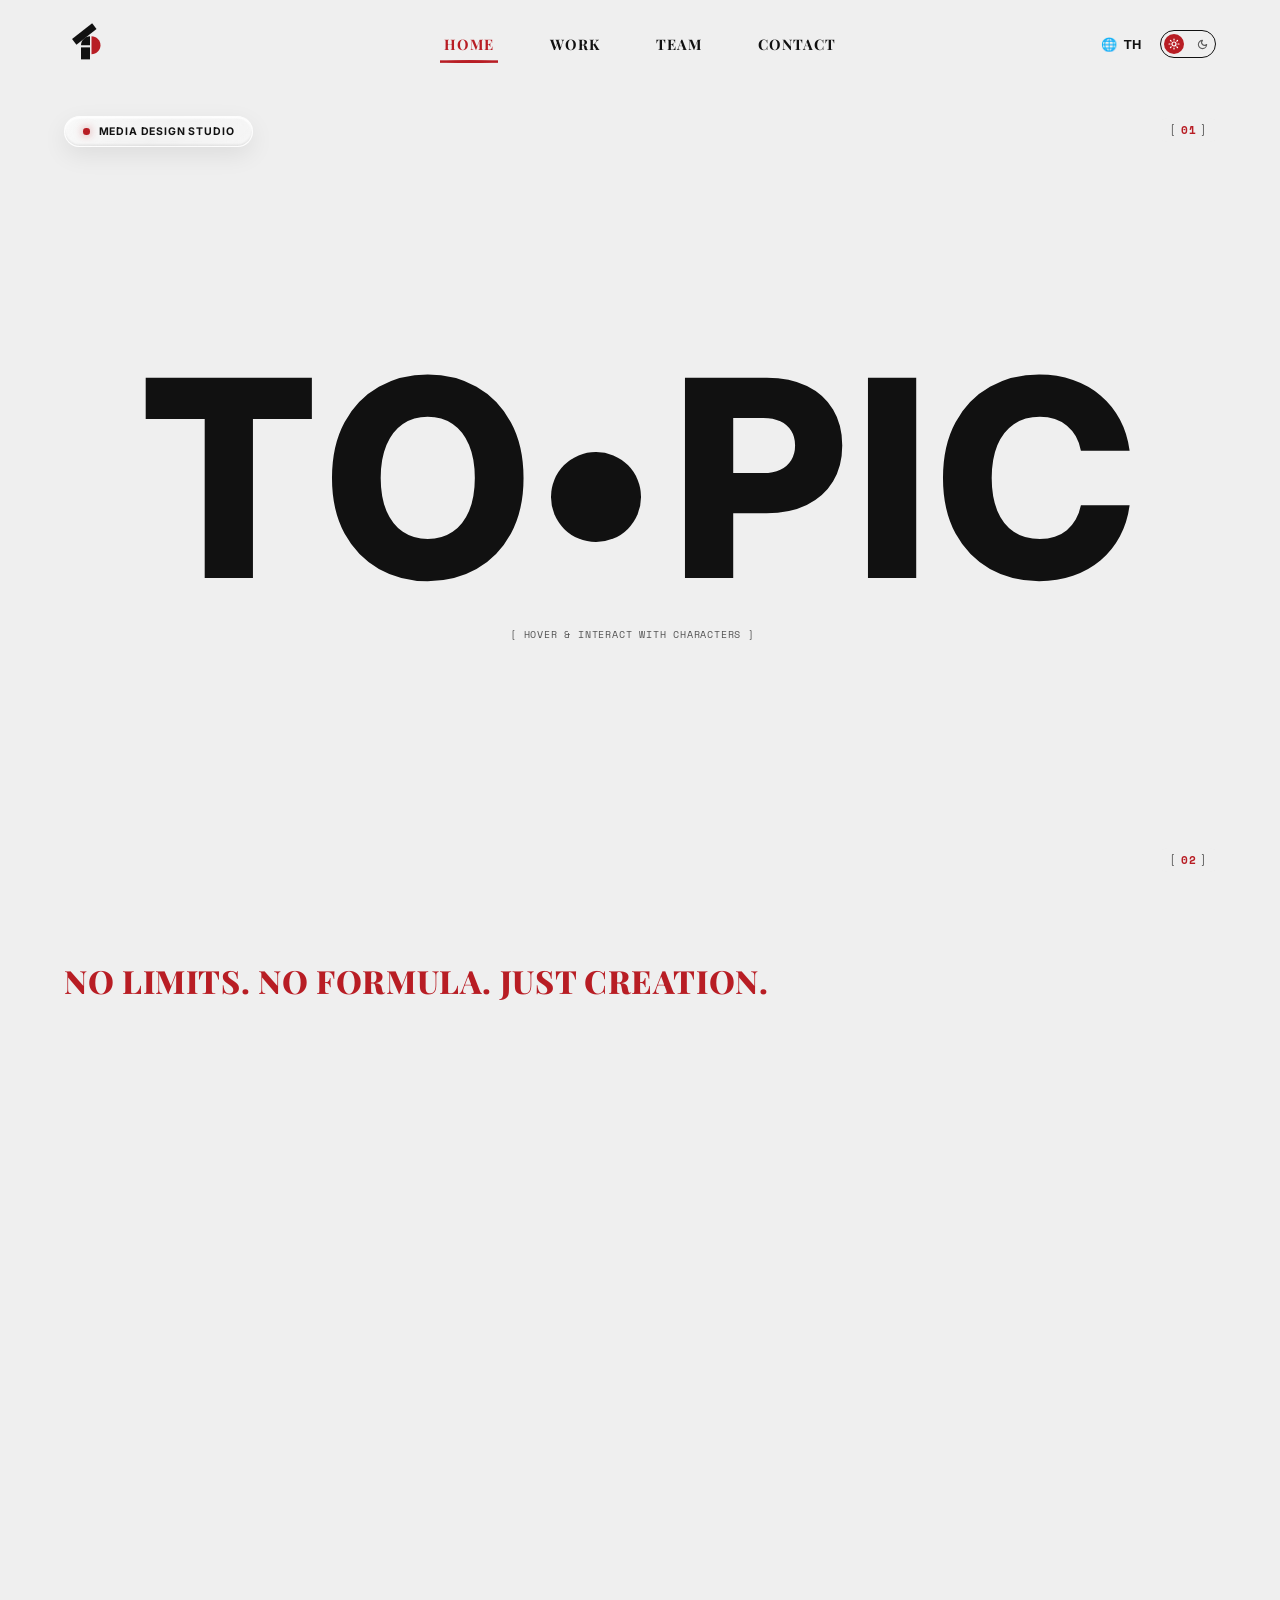
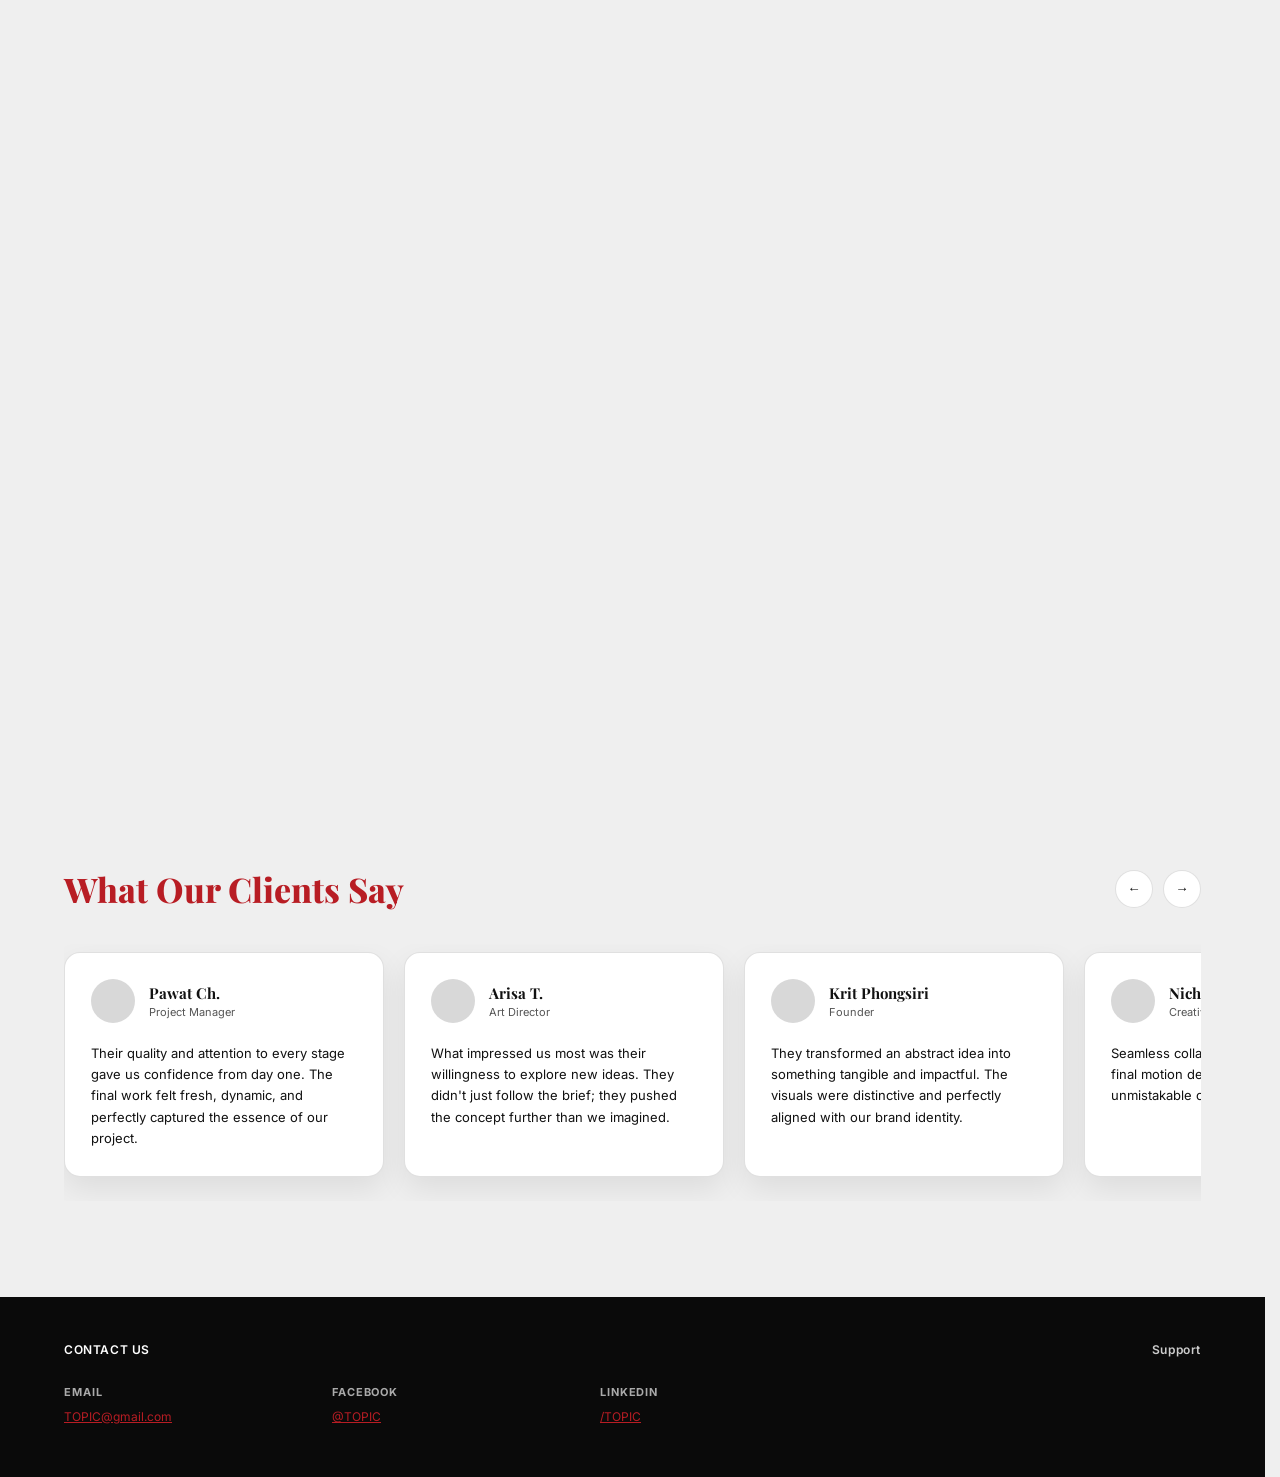
<file: index.html>
<!DOCTYPE html>
<html lang="en" data-theme="light">
<head>
  <meta charset="UTF-8" />
  <meta name="viewport" content="width=device-width, initial-scale=1.0" />
  <meta name="description" content="TO•PIC Media Design Studio — crafting immersive visual identities, motion graphics, photography, and 3D experiences." />
  <title>TO•PIC — Media Design Studio</title>
  <link rel="icon" href="data:image/svg+xml,%3Csvg xmlns='http://www.w3.org/2000/svg' viewBox='0 0 64 64'%3E%3Crect x='15' y='9' width='34' height='9.5' fill='%23111'/%3E%3Cpath d='M20 33.5H32V21.5C25.37 21.5 20 26.87 20 33.5Z' fill='%23111'/%3E%3Crect x='20' y='36.5' width='12' height='16' fill='%23111'/%3E%3Cpath d='M34 21.5C40.63 21.5 46 26.87 46 33.5C46 40.13 40.63 45.5 34 45.5V21.5Z' fill='%23b81d24'/%3E%3C/svg%3E">
  <script>
    try {
      document.documentElement.setAttribute('data-theme', localStorage.getItem('topic-theme') || 'light');
    } catch (e) {}
  </script>
  
  <link rel="preconnect" href="https://fonts.googleapis.com">
  <link rel="preconnect" href="https://fonts.gstatic.com" crossorigin>
  <link rel="stylesheet" href="https://fonts.googleapis.com/css2?family=Inter:wght@400;500;600;700;800;900&family=Noto+Sans+Thai:wght@400;500;600;700&family=Playfair+Display:wght@700;800&family=Space+Mono:wght@400;700&display=swap" media="print" onload="this.media='all'">
  <noscript><link rel="stylesheet" href="https://fonts.googleapis.com/css2?family=Inter:wght@400;500;600;700;800;900&family=Noto+Sans+Thai:wght@400;500;600;700&family=Playfair+Display:wght@700;800&family=Space+Mono:wght@400;700&display=swap"></noscript>

  <style>
    @view-transition {
      navigation: auto;
    }

    html {
      scrollbar-gutter: stable;
      scroll-behavior: smooth;
    }

    /* Theme & Layout Variables */
    :root,
    [data-theme="light"] {
      --container-max: 1440px;
      --side-pad: clamp(24px, 5vw, 72px);

      --bg-color: #efefef;
      --nav-bg: rgba(239, 239, 239, 0.92);
      --surface-color: #ffffff;
      --surface-hover: #fafafa;
      --text-primary: #111111;
      --text-secondary: #555555;
      --accent-red: #b81d24;
      --border-color: rgba(0, 0, 0, 0.12);
      --card-shadow: 0 12px 30px rgba(0, 0, 0, 0.08);
      --avatar-bg: #d8d8d8;
      --footer-bg: #0a0a0a;
      --footer-border: transparent;
      --toggle-border: #111111;
      --pill-bg: rgba(0, 0, 0, 0.04);
    }

    [data-theme="dark"] {
      --bg-color: #0e0e0e;
      --nav-bg: rgba(14, 14, 14, 0.92);
      --surface-color: #181818;
      --surface-hover: #222222;
      --text-primary: #f4f4f4;
      --text-secondary: #9e9e9e;
      --accent-red: #e6323a;
      --border-color: rgba(255, 255, 255, 0.12);
      --card-shadow: 0 14px 34px rgba(0, 0, 0, 0.65);
      --avatar-bg: #2c2c2c;
      --footer-bg: #050505;
      --footer-border: rgba(255, 255, 255, 0.08);
      --toggle-border: #f4f4f4;
      --pill-bg: rgba(255, 255, 255, 0.06);
    }

    * {
      box-sizing: border-box;
      margin: 0;
      padding: 0;
      -webkit-tap-highlight-color: transparent;
    }

    body {
      background-color: var(--bg-color);
      color: var(--text-primary);
      font-family: 'Inter', 'Noto Sans Thai', sans-serif;
      transition: background-color 0.35s ease, color 0.35s ease;
      overflow-x: hidden;
    }

    .container {
      width: 100%;
      max-width: var(--container-max);
      margin: 0 auto;
      padding-left: var(--side-pad);
      padding-right: var(--side-pad);
    }

    header {
      position: fixed;
      top: 0;
      left: 0;
      width: 100%;
      height: 88px;
      z-index: 1000;
      background-color: var(--nav-bg);
      backdrop-filter: blur(12px);
      -webkit-backdrop-filter: blur(12px);
      display: flex;
      align-items: center;
      transition: background-color 0.35s ease;
    }

    .nav-inner {
      display: grid;
      grid-template-columns: 1fr auto 1fr;
      align-items: center;
      gap: 16px;
    }

    .brand-logo {
      justify-self: start;
      display: inline-flex;
      align-items: center;
      justify-content: center;
      text-decoration: none;
      padding: 2px;
      cursor: pointer;
    }

    .topic-logo-svg {
      width: 48px;
      height: 48px;
      overflow: visible;
      display: block;
    }

    .logo-stem,
    .logo-top-bar {
      fill: var(--text-primary);
      transition: fill 0.35s ease;
    }

    .logo-red-half {
      fill: var(--accent-red);
      transition: fill 0.35s ease;
    }

    .logo-top-bar {
      transform-box: view-box;
      transform-origin: 32px 18px;
      transform: translate(-5px, 4px) rotate(-38deg);
      transition: transform 0.42s cubic-bezier(0.34, 1.56, 0.64, 1), fill 0.35s ease;
    }

    .brand-logo:hover .logo-top-bar,
    .brand-logo:active .logo-top-bar,
    .logo-top-bar:hover {
      transform: translate(0, 0) rotate(0deg);
    }

    nav.nav-links {
      position: relative;
      display: flex;
      align-items: center;
      gap: 48px;
    }

    nav.nav-links a {
      font-family: 'Playfair Display', 'Noto Sans Thai', Georgia, serif;
      text-decoration: none;
      font-size: 14.5px;
      font-weight: 700;
      letter-spacing: 0.07em;
      color: var(--text-primary);
      text-transform: uppercase;
      padding: 8px 4px;
      display: inline-block;
      white-space: nowrap;
      transition: color 0.25s ease, transform 0.25s cubic-bezier(0.34, 1.56, 0.64, 1);
    }

    nav.nav-links a:hover {
      transform: scale(1.08);
      color: var(--accent-red);
    }

    nav.nav-links a.active {
      color: var(--accent-red);
    }

    .nav-underline {
      position: absolute;
      bottom: 0;
      left: 0;
      height: 2.5px;
      width: 1px;
      background-color: var(--accent-red);
      border-radius: 2px;
      transform-origin: left center;
      will-change: transform;
      view-transition-name: nav-underline;
      transition: transform 0.38s cubic-bezier(0.22, 1, 0.36, 1);
      pointer-events: none;
    }

    .nav-controls {
      justify-self: end;
      display: flex;
      align-items: center;
      gap: 18px;
      flex-shrink: 0;
    }

    .lang-btn {
      background: none;
      border: none;
      color: var(--text-primary);
      font-size: 13px;
      font-weight: 700;
      letter-spacing: 0.04em;
      cursor: pointer;
      display: flex;
      align-items: center;
      gap: 6px;
      transition: color 0.25s ease, transform 0.2s ease;
    }

    .lang-btn:hover {
      color: var(--accent-red);
      transform: scale(1.06);
    }

    .theme-toggle {
      width: 56px;
      height: 28px;
      border-radius: 999px;
      border: 1.5px solid var(--toggle-border);
      background: transparent;
      position: relative;
      cursor: pointer;
      display: flex;
      align-items: center;
      justify-content: space-between;
      padding: 0 6px;
      transition: border-color 0.35s ease;
    }

    .theme-icon {
      width: 14px;
      height: 14px;
      z-index: 2;
      display: flex;
      align-items: center;
      justify-content: center;
      transition: color 0.3s ease, opacity 0.3s ease;
    }

    .sun-icon { color: #fff; }
    .moon-icon { color: var(--text-primary); opacity: 0.65; }
    [data-theme="dark"] .sun-icon { color: var(--text-primary); opacity: 0.55; }
    [data-theme="dark"] .moon-icon { color: #fff; opacity: 1; }

    .theme-knob {
      position: absolute;
      left: 3px;
      width: 20px;
      height: 20px;
      border-radius: 50%;
      background: var(--accent-red);
      transition: transform 0.35s cubic-bezier(0.34, 1.56, 0.64, 1), background-color 0.35s ease;
      z-index: 1;
    }

    [data-theme="dark"] .theme-knob {
      transform: translateX(27px);
    }

    .floating-index {
      position: fixed;
      right: max(var(--side-pad), calc((100vw - var(--container-max)) / 2 + var(--side-pad)));
      z-index: 90;
      font-family: 'Space Mono', monospace;
      font-size: 11px;
      color: var(--text-secondary);
      letter-spacing: 0.06em;
      background: color-mix(in srgb, var(--bg-color) 80%, transparent);
      backdrop-filter: blur(6px);
      -webkit-backdrop-filter: blur(6px);
      padding: 4px 8px;
      border-radius: 6px;
      pointer-events: none;
      display: flex;
      align-items: center;
      gap: 4px;
    }

    .floating-index.top {
      top: 118px;
      will-change: transform;
      transition: opacity 0.35s ease;
    }

    .floating-index.bottom {
      bottom: 28px;
      transition: opacity 0.35s ease, transform 0.35s ease;
    }

    .floating-index.is-hidden {
      opacity: 0;
      transform: translateY(10px);
    }

    .floating-index .num-slot {
      display: inline-block;
      color: var(--accent-red);
      font-weight: 700;
    }

    @keyframes replaceFromBottom {
      from { opacity: 0; transform: translateY(14px) scale(0.85); }
      to { opacity: 1; transform: translateY(0) scale(1); }
    }

    @keyframes popToTop {
      from { opacity: 0; transform: scale(0.75); }
      to { opacity: 1; transform: scale(1); }
    }

    .num-replace-in {
      animation: replaceFromBottom 0.35s cubic-bezier(0.22, 1, 0.36, 1) forwards;
    }

    .num-pop-top {
      animation: popToTop 0.3s cubic-bezier(0.34, 1.56, 0.64, 1) forwards;
    }

    .hero {
      min-height: 100svh;
      padding: 116px 0 48px;
      display: flex;
      flex-direction: column;
      position: relative;
    }

    .hero > .container {
      flex: 1;
      display: flex;
      flex-direction: column;
    }

    .hero-top-meta {
      display: flex;
      justify-content: space-between;
      align-items: flex-start;
      min-height: 64px;
      padding-right: 64px;
    }

    .studio-tagline {
      max-width: 340px;
    }

    .studio-toggle-btn {
      position: relative;
      overflow: hidden;
      display: inline-flex;
      align-items: center;
      gap: 9px;
      padding: 8px 18px;
      border-radius: 999px;
      background: linear-gradient(135deg, rgba(255, 255, 255, 0.65) 0%, rgba(255, 255, 255, 0.22) 50%, rgba(255, 255, 255, 0.45) 100%);
      backdrop-filter: blur(16px) saturate(180%);
      -webkit-backdrop-filter: blur(16px) saturate(180%);
      border: 1px solid rgba(255, 255, 255, 0.75);
      box-shadow:
        0 8px 24px rgba(0, 0, 0, 0.08),
        inset 0 1.5px 1.5px rgba(255, 255, 255, 0.95),
        inset 0 -1.5px 2px rgba(0, 0, 0, 0.08);
      font-family: 'Inter', 'Noto Sans Thai', sans-serif;
      font-size: 10.5px;
      font-weight: 700;
      letter-spacing: 0.08em;
      text-transform: uppercase;
      color: var(--text-primary);
      cursor: pointer;
      transition: transform 0.3s cubic-bezier(0.34, 1.56, 0.64, 1), box-shadow 0.3s ease, border-color 0.3s ease;
    }

    .studio-toggle-btn::before {
      content: '';
      position: absolute;
      top: 0;
      left: -100%;
      width: 75%;
      height: 100%;
      background: linear-gradient(90deg, transparent, rgba(255, 255, 255, 0.6), transparent);
      transform: skewX(-22deg);
      transition: left 0.65s ease;
      pointer-events: none;
    }

    .studio-toggle-btn:hover::before {
      left: 140%;
    }

    .studio-toggle-btn:hover {
      transform: scale(1.06);
      border-color: rgba(255, 255, 255, 0.95);
      box-shadow:
        0 10px 28px rgba(184, 29, 36, 0.16),
        inset 0 2px 2px rgba(255, 255, 255, 1),
        inset 0 -1.5px 2.5px rgba(184, 29, 36, 0.15);
    }

    .studio-toggle-btn:active {
      transform: scale(0.98);
    }

    [data-theme="dark"] .studio-toggle-btn {
      background: linear-gradient(135deg, rgba(255, 255, 255, 0.14) 0%, rgba(255, 255, 255, 0.04) 50%, rgba(255, 255, 255, 0.09) 100%);
      border: 1px solid rgba(255, 255, 255, 0.22);
      box-shadow:
        0 10px 28px rgba(0, 0, 0, 0.55),
        inset 0 1px 1.5px rgba(255, 255, 255, 0.35),
        inset 0 -1.5px 2px rgba(0, 0, 0, 0.45);
    }

    [data-theme="dark"] .studio-toggle-btn::before {
      background: linear-gradient(90deg, transparent, rgba(255, 255, 255, 0.22), transparent);
    }

    [data-theme="dark"] .studio-toggle-btn:hover {
      border-color: rgba(255, 255, 255, 0.42);
      box-shadow:
        0 12px 30px rgba(230, 50, 58, 0.24),
        inset 0 1.5px 2px rgba(255, 255, 255, 0.45),
        inset 0 -1.5px 2px rgba(230, 50, 58, 0.22);
    }

    .studio-toggle-btn .red-dot {
      width: 6.5px;
      height: 6.5px;
      border-radius: 50%;
      background: var(--accent-red);
      box-shadow: 0 0 8px rgba(184, 29, 36, 0.55);
      transition: transform 0.3s ease, box-shadow 0.3s ease;
    }

    .studio-toggle-btn[aria-expanded="true"] .red-dot {
      transform: scale(1.3);
      box-shadow: 0 0 12px var(--accent-red);
    }

    .studio-desc-wrapper {
      display: grid;
      grid-template-rows: 0fr;
      opacity: 0;
      transform: translateY(-6px);
      transition: grid-template-rows 0.4s cubic-bezier(0.22, 1, 0.36, 1), opacity 0.35s ease, transform 0.35s ease, margin-top 0.35s ease;
      margin-top: 0;
    }

    .studio-desc-wrapper.open {
      grid-template-rows: 1fr;
      opacity: 1;
      transform: translateY(0);
      margin-top: 12px;
    }

    .studio-desc-inner {
      overflow: hidden;
    }

    .studio-desc {
      font-size: 12.5px;
      line-height: 1.55;
      color: var(--text-secondary);
    }

    .hero-stage {
      flex: 1;
      display: flex;
      flex-direction: column;
      align-items: center;
      justify-content: center;
      padding-bottom: 36px;
      user-select: none;
      -webkit-user-select: none;
    }

    .topic-wordmark {
      display: flex;
      align-items: center;
      justify-content: center;
      gap: clamp(4px, 1.4vw, 20px);
      font-size: clamp(76px, 21.5vw, 310px);
      font-weight: 800;
      line-height: 0.9;
      letter-spacing: -0.04em;
      cursor: pointer;
      touch-action: pan-y;
    }

    .char-item {
      display: inline-flex;
      align-items: center;
      justify-content: center;
      position: relative;
      will-change: transform;
      color: var(--text-primary);
      transition: color 0.25s ease;
    }

    .char-item:hover {
      color: var(--accent-red);
    }

    .char-dot {
      width: clamp(28px, 7vw, 102px);
      height: clamp(28px, 7vw, 102px);
      background-color: var(--text-primary);
      border-radius: 50%;
      margin: 0 clamp(4px, 1.1vw, 16px);
      margin-top: 0.14em;
      flex-shrink: 0;
      transition: background-color 0.25s ease;
    }

    .char-dot:hover {
      background-color: var(--accent-red);
    }

    .hero-hint {
      margin-top: 26px;
      font-family: 'Space Mono', 'Noto Sans Thai', monospace;
      font-size: 10px;
      letter-spacing: 0.08em;
      color: var(--text-secondary);
      text-transform: uppercase;
      text-align: center;
    }

    .manifesto {
      padding: 60px 0 70px;
    }

    .manifesto-title {
      font-family: 'Playfair Display', 'Noto Sans Thai', serif;
      font-size: clamp(21px, 3vw, 32px);
      font-weight: 800;
      color: var(--accent-red);
      letter-spacing: 0.02em;
      text-transform: uppercase;
      line-height: 1.3;
      padding-right: 48px;
    }

    .features {
      padding: 36px 0 96px;
    }

    .features-stack {
      display: flex;
      flex-direction: column;
      gap: 110px;
    }

    .feature-row {
      display: grid;
      grid-template-columns: 1fr 1fr;
      align-items: center;
      gap: 64px;
    }

    .feature-row.reverse .feature-media { order: 2; }
    .feature-row.reverse .feature-content { order: 1; }

    .feature-media {
      border-radius: 16px;
      overflow: hidden;
      box-shadow: var(--card-shadow);
      border: 1px solid var(--border-color);
      background: #000;
      aspect-ratio: 16 / 10;
      opacity: 0;
      transform: scale(0.76);
      clip-path: inset(14% round 24px);
      transition: transform 0.85s cubic-bezier(0.34, 1.38, 0.64, 1), opacity 0.65s ease, clip-path 0.8s cubic-bezier(0.22, 1, 0.36, 1);
    }

    .feature-row.in-view .feature-media {
      opacity: 1;
      transform: scale(1);
      clip-path: inset(0% round 16px);
    }

    .feature-media img,
    .feature-media video {
      width: 100%;
      height: 100%;
      object-fit: cover;
      object-position: var(--pos, center center);
      display: block;
      cursor: pointer;
      transition: transform 0.6s cubic-bezier(0.22, 1, 0.36, 1);
    }

    .feature-media.is-3d {
      display: flex;
      align-items: center;
      justify-content: center;
      background: var(--card-bg, #3f3f3f);
    }

    .feature-media.is-3d img {
      width: auto;
      height: auto;
      max-width: 100%;
      max-height: 100%;
      object-fit: contain;
      object-position: center center;
      transform: translate(var(--tx, 0%), var(--ty, 0%)) scale(var(--s, 1));
      -webkit-mask-image: var(--mask, none);
      mask-image: var(--mask, none);
    }

    .feature-media:hover img,
    .feature-media:hover video {
      transform: scale(1.05);
    }

    .feature-media.is-3d:hover img {
      transform: translate(var(--tx, 0%), var(--ty, 0%)) scale(calc(var(--s, 1) * 1.05));
    }

    .feature-content {
      position: relative;
    }

    .feature-top-bar {
      margin-bottom: 16px;
    }

    .red-dash {
      width: 56px;
      height: 2.5px;
      background-color: var(--accent-red);
      transform: scaleX(0);
      transform-origin: left center;
      transition: transform 0.7s cubic-bezier(0.22, 1, 0.36, 1) 0.15s;
    }

    .feature-row.in-view .red-dash {
      transform: scaleX(1);
    }

    .line-mask {
      overflow: hidden;
      display: block;
    }

    .line-reveal {
      display: block;
      opacity: 0;
      transform: translateY(105%);
      transition: transform 0.7s cubic-bezier(0.22, 1, 0.36, 1), opacity 0.6s ease;
    }

    .feature-row.in-view .line-reveal.delay-1 { opacity: 1; transform: translateY(0); transition-delay: 0.22s; }
    .feature-row.in-view .line-reveal.delay-2 { opacity: 1; transform: translateY(0); transition-delay: 0.36s; }
    .feature-row.in-view .line-reveal.delay-3 { opacity: 1; transform: translateY(0); transition-delay: 0.5s; }

    .feature-heading {
      font-family: 'Playfair Display', 'Noto Sans Thai', serif;
      font-size: clamp(26px, 3.4vw, 40px);
      font-weight: 800;
      color: var(--accent-red);
      line-height: 1.18;
      margin-bottom: 16px;
    }

    .feature-heading .indent {
      padding-left: clamp(24px, 5vw, 72px);
    }

    .feature-desc {
      font-size: 14px;
      line-height: 1.65;
      color: var(--text-secondary);
      max-width: 390px;
    }

    .testimonials {
      padding: 36px 0 96px;
    }

    .testimonials-header {
      display: flex;
      justify-content: space-between;
      align-items: center;
      gap: 16px;
      margin-bottom: 32px;
    }

    .testimonials-title {
      font-family: 'Playfair Display', 'Noto Sans Thai', serif;
      font-size: clamp(24px, 3vw, 34px);
      font-weight: 800;
      color: var(--accent-red);
    }

    .carousel-controls {
      display: flex;
      gap: 10px;
      flex-shrink: 0;
    }

    .circle-btn {
      width: 38px;
      height: 38px;
      border-radius: 50%;
      border: 1px solid var(--border-color);
      background: var(--surface-color);
      color: var(--text-primary);
      display: flex;
      align-items: center;
      justify-content: center;
      cursor: pointer;
      transition: all 0.25s ease;
    }

    .circle-btn:hover {
      border-color: var(--accent-red);
      color: var(--accent-red);
      transform: scale(1.08);
    }

    .cards-track {
      display: flex;
      gap: 20px;
      overflow-x: auto;
      scroll-behavior: smooth;
      scroll-snap-type: x mandatory;
      scrollbar-width: none;
      padding: 8px 4px 24px;
    }

    .cards-track::-webkit-scrollbar {
      display: none;
    }

    .client-card {
      flex: 0 0 320px;
      scroll-snap-align: start;
      background: var(--surface-color);
      border-radius: 16px;
      padding: 26px;
      box-shadow: var(--card-shadow);
      border: 1px solid var(--border-color);
      transition: transform 0.3s ease, background-color 0.35s ease, border-color 0.35s ease;
    }

    .client-card:hover {
      transform: translateY(-6px);
      background: var(--surface-hover);
    }

    .client-profile {
      display: flex;
      align-items: center;
      gap: 14px;
      margin-bottom: 20px;
    }

    .avatar-placeholder {
      width: 44px;
      height: 44px;
      border-radius: 50%;
      background: var(--avatar-bg);
      flex-shrink: 0;
    }

    .client-name {
      font-family: 'Playfair Display', serif;
      font-size: 15px;
      font-weight: 700;
      color: var(--text-primary);
    }

    .client-role {
      font-size: 11px;
      color: var(--text-secondary);
      margin-top: 2px;
    }

    .client-quote {
      font-size: 13px;
      line-height: 1.65;
      color: var(--text-primary);
    }

    footer {
      background-color: var(--footer-bg);
      color: #fff;
      padding: 44px 0 52px;
      border-top: 1px solid var(--footer-border);
    }

    .footer-top {
      display: flex;
      justify-content: space-between;
      align-items: center;
      margin-bottom: 28px;
      font-size: 12px;
      font-weight: 600;
      letter-spacing: 0.05em;
    }

    .footer-top a {
      color: #ccc;
      text-decoration: none;
    }

    .footer-grid {
      display: grid;
      grid-template-columns: repeat(3, minmax(160px, 240px));
      gap: 28px;
    }

    .footer-col-label {
      font-size: 11px;
      font-weight: 700;
      letter-spacing: 0.08em;
      color: #aaa;
      margin-bottom: 6px;
    }

    .footer-col a {
      font-size: 12px;
      color: var(--accent-red);
      text-decoration: underline;
    }

    @media (max-width: 820px) {
      :root { --side-pad: 14px; }
      header { height: 64px; }
      .nav-inner { display: flex; justify-content: space-between; align-items: center; gap: 8px; }
      .brand-logo { flex-shrink: 0; }
      .topic-logo-svg { width: 34px; height: 34px; }
      nav.nav-links { gap: clamp(8px, 2.8vw, 18px); min-width: 0; }
      nav.nav-links a { font-size: clamp(10px, 2.8vw, 12px); letter-spacing: 0.03em; padding: 6px 2px; }
      .nav-controls { gap: 8px; flex-shrink: 0; }
      .lang-btn { font-size: 11px; gap: 3px; }
      .theme-toggle { width: 42px; height: 22px; padding: 0 4px; }
      .theme-icon { width: 10px; height: 10px; }
      .theme-knob { width: 15px; height: 15px; left: 3px; }
      [data-theme="dark"] .theme-knob { transform: translateX(19px); }

      .floating-index { font-size: 10px; padding: 3px 6px; }
      .floating-index.top { top: 84px; }
      .floating-index.bottom { bottom: 20px; }

      .hero { padding: 100px 0 56px; }
      .hero-top-meta { margin-bottom: 16px; min-height: 60px; }
      .hero-stage { padding: 20px 0 12px; }
      .hero-hint { margin-top: 20px; font-size: 9px; }

      .manifesto { padding: 40px 0 48px; }
      .features { padding: 24px 0 72px; }
      .features-stack { gap: 64px; }
      .feature-row { grid-template-columns: 1fr; gap: 24px; }
      .feature-row.reverse .feature-media,
      .feature-row.reverse .feature-content { order: unset; }
      .feature-heading .indent { padding-left: 28px; }

      .testimonials { padding: 24px 0 72px; }
      .client-card { flex: 0 0 82vw; max-width: 320px; padding: 22px; }
      .footer-grid { grid-template-columns: 1fr; gap: 20px; }
    }

    @media (max-width: 390px) {
      :root { --side-pad: 10px; }
      .nav-inner { gap: 4px; }
      nav.nav-links { gap: 6px; }
      nav.nav-links a { font-size: 9.5px; letter-spacing: 0.01em; }
      .topic-logo-svg { width: 28px; height: 28px; }
      .nav-controls { gap: 6px; }
      .lang-btn { font-size: 10px; }
      .theme-toggle { width: 38px; height: 20px; }
      .theme-knob { width: 14px; height: 14px; }
      [data-theme="dark"] .theme-knob { transform: translateX(17px); }
    }
  </style>
</head>
<body>

  <header>
    <div class="container nav-inner">
      <a href="#home" class="brand-logo" id="brandLogo" aria-label="TO•PIC Home">
        <svg class="topic-logo-svg" viewBox="0 0 64 64" fill="none" xmlns="http://www.w3.org/2000/svg">
          <rect class="logo-top-bar" x="15" y="9" width="34" height="9.5" />
          <path class="logo-stem" d="M20 33.5H32V21.5C25.3726 21.5 20 26.8726 20 33.5Z" />
          <rect class="logo-stem" x="20" y="36.5" width="12" height="16" />
          <path class="logo-red-half" d="M34 21.5C40.6274 21.5 46 26.8726 46 33.5C46 40.1274 40.6274 45.5 34 45.5V21.5Z" />
        </svg>
      </a>

      <nav class="nav-links" id="navLinks">
        <a href="index.html" class="active" data-nav="home" data-en="HOME" data-th="หน้าแรก">HOME</a>
        <a href="work.html" data-nav="work" data-en="WORK" data-th="ผลงาน">WORK</a>
        <a href="team.html" data-nav="team" data-en="TEAM" data-th="ทีมงาน">TEAM</a>
        <a href="#contact" data-nav="contact" data-en="CONTACT" data-th="ติดต่อ">CONTACT</a>
        <div class="nav-underline" id="navUnderline"></div>
      </nav>

      <div class="nav-controls">
        <button class="lang-btn" id="langToggle" aria-label="Toggle Language">
          🌐 <span id="langText">TH</span>
        </button>

        <button class="theme-toggle" id="themeToggle" aria-label="Toggle Light/Dark Mode" title="Switch Theme">
          <span class="theme-icon sun-icon">
            <svg width="12" height="12" viewBox="0 0 24 24" fill="none" stroke="currentColor" stroke-width="2.4" stroke-linecap="round" stroke-linejoin="round">
              <circle cx="12" cy="12" r="4"></circle>
              <path d="M12 2v2M12 20v2M4.93 4.93l1.41 1.41M17.66 17.66l1.41 1.41M2 12h2M20 12h2M6.34 17.66l-1.41 1.41M19.07 4.93l-1.41 1.41"></path>
            </svg>
          </span>
          <span class="theme-icon moon-icon">
            <svg width="11" height="11" viewBox="0 0 24 24" fill="none" stroke="currentColor" stroke-width="2.4" stroke-linecap="round" stroke-linejoin="round">
              <path d="M12 3a6 6 0 0 0 9 9 9 9 0 1 1-9-9Z"></path>
            </svg>
          </span>
          <div class="theme-knob"></div>
        </button>
      </div>
    </div>
  </header>

  <div class="floating-index top" id="topIndexBox" aria-hidden="true">
    [ <span class="num-slot" id="topSectionNum">01</span> ]
  </div>

  <div class="floating-index bottom" id="bottomIndexBox" aria-hidden="true">
    [ <span class="num-slot" id="bottomSectionNum">02</span> ]
  </div>

  <section class="hero" id="home" data-index="01">
    <div class="container">
      <div class="hero-top-meta">
        <div class="studio-tagline">
          <button class="studio-toggle-btn" id="studioToggleBtn" aria-expanded="false">
            <span class="red-dot"></span>
            <span data-en="MEDIA DESIGN STUDIO" data-th="สตูดิโอออกแบบสื่อและดิจิทัล">MEDIA DESIGN STUDIO</span>
          </button>

          <div class="studio-desc-wrapper" id="studioDescWrapper">
            <div class="studio-desc-inner">
              <p class="studio-desc"
                 data-en="Crafting immersive visual identities, motion graphics, and digital experiences that resonate."
                 data-th="สร้างสรรค์อัตลักษณ์ทางภาพ โมชันกราฟิก และประสบการณ์ดิจิทัลที่ทรงพลังและน่าจดจำ">
                Crafting immersive visual identities, motion graphics, and digital experiences that resonate.
              </p>
            </div>
          </div>
        </div>
      </div>

      <div class="hero-stage">
        <div class="topic-wordmark" id="topicWordmark" aria-label="TO•PIC">
          <span class="char-item" data-char>T</span>
          <span class="char-item" data-char>O</span>
          <span class="char-item char-dot" data-char></span>
          <span class="char-item" data-char>P</span>
          <span class="char-item" data-char>I</span>
          <span class="char-item" data-char>C</span>
        </div>
        <div class="hero-hint"
             data-en="[ HOVER & INTERACT WITH CHARACTERS ]"
             data-th="[ แตะหรือลากนิ้วเล่นกับตัวอักษร ]">
          [ HOVER &amp; INTERACT WITH CHARACTERS ]
        </div>
      </div>
    </div>
  </section>

  <section class="manifesto" data-index="02">
    <div class="container">
      <h2 class="manifesto-title"
          data-en="NO LIMITS. NO FORMULA. JUST CREATION."
          data-th="ไร้ขีดจำกัด ไร้สูตรสำเร็จ มีเพียงการสร้างสรรค์">
        NO LIMITS. NO FORMULA. JUST CREATION.
      </h2>
    </div>
  </section>

  <section class="features" id="work" data-index="03">
    <div class="container features-stack">

      <div class="feature-row">
        <div class="feature-media">
          <img src="Graphic_Surachart/TheQuietMonologue_CharacterDesign.webp" alt="See Beyond The Frame" loading="lazy" decoding="async">
        </div>
        <div class="feature-content">
          <div class="feature-top-bar">
            <div class="red-dash"></div>
          </div>
          <h3 class="feature-heading">
            <span class="line-mask"><span class="line-reveal delay-1" data-en="See Beyond" data-th="มองให้ลึกกว่า">See Beyond</span></span>
            <span class="line-mask"><span class="line-reveal delay-2 indent" data-en="The Frame." data-th="กรอบเดิมๆ">The Frame.</span></span>
          </h3>
          <div class="line-mask">
            <p class="feature-desc line-reveal delay-3"
               data-en="We explore new perspectives and turn ordinary moments into distinctive visual stories."
               data-th="เราสำรวจมุมมองใหม่อยู่เสมอ เพื่อเปลี่ยนช่วงเวลาธรรมดาให้กลายเป็นเรื่องราวภาพที่มีเอกลักษณ์เฉพาะตัว">
              We explore new perspectives and turn ordinary moments into distinctive visual stories.
            </p>
          </div>
        </div>
      </div>

      <div class="feature-row reverse">
        <div class="feature-media">
          <img src="Graphic_Surachart/AbyssalLullaby_CharacterDesign.webp" alt="Design Without Limits" loading="lazy" decoding="async">
        </div>
        <div class="feature-content">
          <div class="feature-top-bar">
            <div class="red-dash"></div>
          </div>
          <h3 class="feature-heading">
            <span class="line-mask"><span class="line-reveal delay-1" data-en="Design" data-th="ออกแบบ">Design</span></span>
            <span class="line-mask"><span class="line-reveal delay-2 indent" data-en="Without Limits." data-th="อย่างไร้ขีดจำกัด">Without Limits.</span></span>
          </h3>
          <div class="line-mask">
            <p class="feature-desc line-reveal delay-3"
               data-en="Make it bold. Make it better."
               data-th="กล้าที่จะแตกต่าง เพื่อสร้างงานที่ดีกว่าเดิม">
              Make it bold. Make it better.
            </p>
          </div>
        </div>
      </div>

      <div class="feature-row">
        <div class="feature-media">
          <img src="Graphic_Pichayada/TheCase_AbstractPoster.webp" alt="Imagination Takes Shape" loading="lazy" decoding="async">
        </div>
        <div class="feature-content">
          <div class="feature-top-bar">
            <div class="red-dash"></div>
          </div>
          <h3 class="feature-heading">
            <span class="line-mask"><span class="line-reveal delay-1" data-en="Imagination" data-th="จินตนาการ">Imagination</span></span>
            <span class="line-mask"><span class="line-reveal delay-2 indent" data-en="Takes Shape." data-th="ที่ก่อเกิดเป็นรูปร่าง">Takes Shape.</span></span>
          </h3>
          <div class="line-mask">
            <p class="feature-desc line-reveal delay-3"
               data-en="BUILT FROM NOTHING. MADE TO EXIST."
               data-th="เริ่มต้นจากความว่างเปล่า สู่ผลงานที่มีชีวิตจริง">
              BUILT FROM NOTHING. MADE TO EXIST.
            </p>
          </div>
        </div>
      </div>

    </div>
  </section>

  <div id="bottomContactZone">
    <section class="testimonials" id="team">
      <div class="container">
        <div class="testimonials-header">
          <h2 class="testimonials-title"
              data-en="What Our Clients Say"
              data-th="เสียงตอบรับจากลูกค้าของเรา">
            What Our Clients Say
          </h2>
          <div class="carousel-controls">
            <button class="circle-btn" id="prevCard" aria-label="Previous">&#8592;</button>
            <button class="circle-btn" id="nextCard" aria-label="Next">&#8594;</button>
          </div>
        </div>

        <div class="cards-track" id="cardsTrack">
          <article class="client-card">
            <div class="client-profile">
              <div class="avatar-placeholder"></div>
              <div>
                <div class="client-name">Pawat Ch.</div>
                <div class="client-role" data-en="Project Manager" data-th="ผู้จัดการโครงการ">Project Manager</div>
              </div>
            </div>
            <p class="client-quote"
               data-en="Their quality and attention to every stage gave us confidence from day one. The final work felt fresh, dynamic, and perfectly captured the essence of our project."
               data-th="คุณภาพงานและความใส่ใจในทุกขั้นตอนทำให้เรามั่นใจตั้งแต่วันแรก ผลงานที่ออกมาดูสดใหม่ มีพลัง และถ่ายทอดหัวใจหลักของโปรเจกต์เราได้อย่างสมบูรณ์แบบ">
              Their quality and attention to every stage gave us confidence from day one. The final work felt fresh, dynamic, and perfectly captured the essence of our project.
            </p>
          </article>

          <article class="client-card">
            <div class="client-profile">
              <div class="avatar-placeholder"></div>
              <div>
                <div class="client-name">Arisa T.</div>
                <div class="client-role" data-en="Art Director" data-th="ผู้กำกับศิลป์">Art Director</div>
              </div>
            </div>
            <p class="client-quote"
               data-en="What impressed us most was their willingness to explore new ideas. They didn't just follow the brief; they pushed the concept further than we imagined."
               data-th="สิ่งที่ประทับใจที่สุดคือความกล้าที่จะทดลองไอเดียใหม่ๆ ทีมไม่ได้แค่ทำตามบรีฟ แต่ช่วยต่อยอดคอนเซปต์ให้ไปได้ไกลกว่าที่เราจินตนาการไว้มาก">
              What impressed us most was their willingness to explore new ideas. They didn't just follow the brief; they pushed the concept further than we imagined.
            </p>
          </article>

          <article class="client-card">
            <div class="client-profile">
              <div class="avatar-placeholder"></div>
              <div>
                <div class="client-name">Krit Phongsiri</div>
                <div class="client-role" data-en="Founder" data-th="ผู้ก่อตั้งแบรนด์">Founder</div>
              </div>
            </div>
            <p class="client-quote"
               data-en="They transformed an abstract idea into something tangible and impactful. The visuals were distinctive and perfectly aligned with our brand identity."
               data-th="ทีมช่วยเปลี่ยนไอเดียที่เป็นนามธรรมให้กลายเป็นภาพที่จับต้องได้และทรงพลัง งานภาพมีเอกลักษณ์ชัดเจนและสอดคล้องกับตัวตนของแบรนด์เราอย่างลงตัว">
              They transformed an abstract idea into something tangible and impactful. The visuals were distinctive and perfectly aligned with our brand identity.
            </p>
          </article>

          <article class="client-card">
            <div class="client-profile">
              <div class="avatar-placeholder"></div>
              <div>
                <div class="client-name">Nicha K.</div>
                <div class="client-role" data-en="Creative Producer" data-th="โปรดิวเซอร์ฝ่ายสร้างสรรค์">Creative Producer</div>
              </div>
            </div>
            <p class="client-quote"
               data-en="Seamless collaboration from concept art to final motion delivery. Every frame carried unmistakable craft and personality."
               data-th="การทำงานร่วมกันราบรื่นตั้งแต่ขั้นตอนออกแบบคอนเซปต์ไปจนถึงงานโมชันไฟนอล ทุกเฟรมเต็มไปด้วยความประณีตและมีเอกลักษณ์เฉพาะตัว">
              Seamless collaboration from concept art to final motion delivery. Every frame carried unmistakable craft and personality.
            </p>
          </article>
        </div>
      </div>
    </section>

    <footer id="contact">
      <div class="container">
        <div class="footer-top">
          <span data-en="CONTACT US" data-th="ติดต่อเรา">CONTACT US</span>
          <a href="#support" data-en="Support" data-th="ศูนย์ช่วยเหลือ">Support</a>
        </div>
        <div class="footer-grid">
          <div class="footer-col">
            <div class="footer-col-label" data-en="EMAIL" data-th="อีเมล">EMAIL</div>
            <a href="mailto:TOPIC@gmail.com">TOPIC@gmail.com</a>
          </div>
          <div class="footer-col">
            <div class="footer-col-label">FACEBOOK</div>
            <a href="https://www.facebook.com/share/1A1hiEZsqP/" target="_blank" rel="noopener noreferrer">@TOPIC</a>
          </div>
          <div class="footer-col">
            <div class="footer-col-label">LINKEDIN</div>
            <a href="https://linkedin.com" target="_blank" rel="noreferrer">/TOPIC</a>
          </div>
        </div>
      </div>
    </footer>
  </div>

  <script>
    const html = document.documentElement;

    const themeToggle = document.getElementById('themeToggle');
    html.setAttribute('data-theme', localStorage.getItem('topic-theme') || 'light');

    themeToggle.addEventListener('click', () => {
      const next = html.getAttribute('data-theme') === 'light' ? 'dark' : 'light';
      html.setAttribute('data-theme', next);
      localStorage.setItem('topic-theme', next);
    });

    const navLinks = [...document.querySelectorAll('#navLinks a')];
    const underline = document.getElementById('navUnderline');
    const bottomZone = document.getElementById('bottomContactZone');
    const homeLink = document.querySelector('#navLinks a[data-nav="home"]');
    const contactLink = document.querySelector('#navLinks a[data-nav="contact"]');

    let activeLink = null;
    let skipScrollSpy = false;
    let spyTimer = null;

    const isHomePage = () => {
      const p = window.location.pathname;
      return p === '/' || p.endsWith('/') || p.endsWith('index.html');
    };

    function moveUnderline(link, instant = false) {
      if (!link || !underline) return;
      if (!instant && activeLink === link) return;

      activeLink = link;
      navLinks.forEach(a => a.classList.remove('active'));
      link.classList.add('active');

      const x = link.offsetLeft;
      const w = link.offsetWidth;

      if (instant) {
        underline.style.transition = 'none';
        underline.style.transform = `translate3d(${x}px, 0, 0) scaleX(${w})`;
        underline.offsetHeight;
        underline.style.transition = '';
      } else {
        requestAnimationFrame(() => {
          underline.style.transform = `translate3d(${x}px, 0, 0) scaleX(${w})`;
        });
      }
    }

    function updateNavOnScroll(instant = false) {
      if (!bottomZone) return;
      if (window.scrollY <= 120) {
        moveUnderline(homeLink, instant);
        return;
      }
      const isAtBottom = bottomZone.getBoundingClientRect().top <= window.innerHeight * 0.55;
      moveUnderline(isAtBottom ? contactLink : homeLink, instant);
    }

    function initNavPosition() {
      const saved = sessionStorage.getItem('topic-prev-nav');
      if (saved) {
        sessionStorage.removeItem('topic-prev-nav');
        const { x, w } = JSON.parse(saved);
        underline.style.transition = 'none';
        underline.style.transform = `translate3d(${x}px, 0, 0) scaleX(${w})`;
        underline.offsetHeight;

        requestAnimationFrame(() => {
          requestAnimationFrame(() => {
            underline.style.transition = '';
            updateNavOnScroll(false);
          });
        });
      } else {
        updateNavOnScroll(true);
      }
    }

    if (document.prerendering) {
      document.addEventListener('prerenderingchange', initNavPosition, { once: true });
    } else {
      initNavPosition();
      document.fonts.ready.then(initNavPosition);
      document.fonts.addEventListener?.('loadingdone', () => moveUnderline(activeLink || homeLink, true));
    }

    window.addEventListener('pageshow', e => { if (e.persisted) initNavPosition(); });
    window.addEventListener('resize', () => moveUnderline(activeLink || homeLink, true));

    navLinks.forEach(link => {
      link.addEventListener('click', e => {
        const href = link.getAttribute('href');
        const type = link.dataset.nav;

        if (href && href.endsWith('.html') && !(href === 'index.html' && isHomePage())) {
          const current = document.querySelector('#navLinks a.active');
          if (current) {
            sessionStorage.setItem('topic-prev-nav', JSON.stringify({
              x: current.offsetLeft,
              w: current.offsetWidth
            }));
          }
          return;
        }

        skipScrollSpy = true;
        clearTimeout(spyTimer);
        spyTimer = setTimeout(() => { skipScrollSpy = false; }, 850);

        if (type === 'home' && isHomePage()) {
          e.preventDefault();
          window.scrollTo({ top: 0, behavior: 'smooth' });
          history.replaceState(null, '', window.location.pathname);
        }

        moveUnderline(link, false);
      });
    });

    document.getElementById('brandLogo').addEventListener('click', e => {
      if (!isHomePage()) return;
      e.preventDefault();
      skipScrollSpy = true;
      clearTimeout(spyTimer);
      spyTimer = setTimeout(() => { skipScrollSpy = false; }, 850);

      window.scrollTo({ top: 0, behavior: 'smooth' });
      history.replaceState(null, '', window.location.pathname);
      moveUnderline(homeLink, false);
    });

    window.addEventListener('scroll', () => {
      if (!skipScrollSpy) updateNavOnScroll(false);
    }, { passive: true });

    const studioBtn = document.getElementById('studioToggleBtn');
    const studioDesc = document.getElementById('studioDescWrapper');

    studioBtn.addEventListener('click', () => {
      const open = studioDesc.classList.toggle('open');
      studioBtn.setAttribute('aria-expanded', open);
    });

    const topBox = document.getElementById('topIndexBox');
    const bottomBox = document.getElementById('bottomIndexBox');
    const topNum = document.getElementById('topSectionNum');
    const bottomNum = document.getElementById('bottomSectionNum');
    const manifesto = document.querySelector('.manifesto');
    let stage = 1;

    function swapNum(el, animClass, text) {
      el.classList.remove('num-replace-in', 'num-pop-top');
      el.offsetWidth;
      el.textContent = text;
      el.classList.add(animClass);
    }

    function handleFloatingIndex() {
      const vh = window.innerHeight;
      const mobile = window.innerWidth <= 820;

      if (bottomZone.getBoundingClientRect().top <= vh * 0.55) {
        topBox.classList.add('is-hidden');
        bottomBox.classList.add('is-hidden');
        return;
      }
      topBox.classList.remove('is-hidden');

      const topStart = mobile ? 84 : 118;
      const bottomGap = mobile ? 20 : 28;
      const maxTravel = Math.max(40, (vh - bottomGap - bottomBox.offsetHeight) - topStart);
      const triggerY = Math.max(140, manifesto.offsetTop - vh * 0.52);

      const nextStage = window.scrollY < triggerY ? 1 : 2;
      const progress = nextStage === 1 ? Math.min(1, Math.max(0, window.scrollY / triggerY)) : 0;

      if (nextStage !== stage) {
        stage = nextStage;
        if (stage === 1) {
          swapNum(topNum, 'num-pop-top', '01');
          bottomBox.classList.remove('is-hidden');
          swapNum(bottomNum, 'num-replace-in', '02');
        } else {
          swapNum(topNum, 'num-pop-top', '02');
          bottomBox.classList.add('is-hidden');
        }
      }

      topBox.style.transform = `translate3d(0, ${(progress * maxTravel).toFixed(1)}px, 0)`;
    }

    window.addEventListener('scroll', handleFloatingIndex, { passive: true });
    window.addEventListener('resize', handleFloatingIndex);
    window.addEventListener('load', handleFloatingIndex);

    const chars = [...document.querySelectorAll('[data-char]')];
    const items = chars.map(() => ({ x: 0, y: 0, vx: 0, vy: 0, scale: 1, vs: 0, rot: 0, vr: 0 }));
    const mouse = { x: -9999, y: -9999 };
    let rafId = null;

    function startTick() {
      if (!rafId) rafId = requestAnimationFrame(tick);
    }

    window.addEventListener('mousemove', e => { mouse.x = e.clientX; mouse.y = e.clientY; startTick(); }, { passive: true });
    window.addEventListener('mouseleave', () => { mouse.x = -9999; mouse.y = -9999; startTick(); });
    window.addEventListener('touchstart', e => {
      if (e.touches[0]) { mouse.x = e.touches[0].clientX; mouse.y = e.touches[0].clientY; startTick(); }
    }, { passive: true });
    window.addEventListener('touchmove', e => {
      if (e.touches[0]) { mouse.x = e.touches[0].clientX; mouse.y = e.touches[0].clientY; startTick(); }
    }, { passive: true });
    window.addEventListener('touchend', () => { mouse.x = -9999; mouse.y = -9999; startTick(); }, { passive: true });

    chars.forEach((el, i) => {
      el.addEventListener('click', () => {
        items[i].vy -= 18;
        items[i].vr += (Math.random() - 0.5) * 28;
        items[i].vs += 0.25;
        startTick();
      });
    });

    function tick() {
      const pointerActive = mouse.x > -9000;
      const radius = window.innerWidth <= 820 ? 115 : 170;
      const rects = pointerActive ? chars.map(el => el.getBoundingClientRect()) : null;
      let moving = pointerActive;

      for (let i = 0; i < chars.length; i++) {
        let tx = 0, ty = 0, tr = 0, ts = 1;
        if (rects) {
          const rect = rects[i];
          const dx = mouse.x - (rect.left + rect.width / 2);
          const dy = mouse.y - (rect.top + rect.height / 2);
          const dist = Math.hypot(dx, dy);
          if (dist < radius) {
            const f = 1 - dist / radius;
            tx = dx * 0.28 * f;
            ty = dy * 0.28 * f - 16 * f;
            tr = (dx / radius) * 18 * f;
            ts = 1 + 0.16 * f;
          }
        }

        const p = items[i];
        p.vx = (p.vx + (tx - p.x) * 0.14) * 0.78;
        p.vy = (p.vy + (ty - p.y) * 0.14) * 0.78;
        p.vr = (p.vr + (tr - p.rot) * 0.14) * 0.78;
        p.vs = (p.vs + (ts - p.scale) * 0.14) * 0.78;

        p.x += p.vx;
        p.y += p.vy;
        p.rot += p.vr;
        p.scale += p.vs;

        if (!moving && (
          Math.abs(p.x) > 0.02 || Math.abs(p.y) > 0.02 ||
          Math.abs(p.vx) > 0.02 || Math.abs(p.vy) > 0.02 ||
          Math.abs(p.rot) > 0.02 || Math.abs(p.vr) > 0.02 ||
          Math.abs(p.scale - 1) > 0.002 || Math.abs(p.vs) > 0.002
        )) {
          moving = true;
        }

        const sy = Math.max(0.82, Math.min(1.25, p.scale + Math.abs(p.vy) * 0.012));
        const sx = Math.max(0.82, Math.min(1.25, p.scale - Math.abs(p.vy) * 0.006));

        chars[i].style.transform = `translate3d(${p.x.toFixed(2)}px, ${p.y.toFixed(2)}px, 0) rotate(${p.rot.toFixed(2)}deg) scale(${sx.toFixed(3)}, ${sy.toFixed(3)})`;
      }

      if (moving) {
        rafId = requestAnimationFrame(tick);
      } else {
        rafId = null;
        for (let i = 0; i < chars.length; i++) {
          items[i].x = items[i].y = items[i].vx = items[i].vy = items[i].rot = items[i].vr = items[i].vs = 0;
          items[i].scale = 1;
          chars[i].style.transform = '';
        }
      }
    }

    const observer = new IntersectionObserver(entries => {
      entries.forEach(entry => {
        entry.target.classList.toggle('in-view', entry.isIntersecting);
      });
    }, { threshold: 0.16, rootMargin: '-25px 0px' });

    document.querySelectorAll('.feature-row').forEach(row => observer.observe(row));

    const langBtn = document.getElementById('langToggle');
    const langLabel = document.getElementById('langText');
    let lang = localStorage.getItem('topic-lang') || 'en';

    let didInitLang = false;
    function setLanguage(code) {
      lang = code;
      html.setAttribute('lang', code);
      langLabel.textContent = code === 'en' ? 'TH' : 'EN';

      if (didInitLang || code !== 'en') {
        document.querySelectorAll('[data-en]').forEach(el => {
          el.textContent = el.getAttribute(`data-${code}`);
        });
      }
      didInitLang = true;

      requestAnimationFrame(() => {
        moveUnderline(document.querySelector('#navLinks a.active') || navLinks[0], true);
      });
    }

    setLanguage(lang);

    langBtn.addEventListener('click', () => {
      const next = lang === 'en' ? 'th' : 'en';
      localStorage.setItem('topic-lang', next);
      setLanguage(next);
    });

    const track = document.getElementById('cardsTrack');
    const scrollCarousel = dir => {
      const step = window.innerWidth <= 820 ? window.innerWidth * 0.82 + 20 : 340;
      track.scrollBy({ left: dir * step, behavior: 'smooth' });
    };

    document.getElementById('prevCard').addEventListener('click', () => scrollCarousel(-1));
    document.getElementById('nextCard').addEventListener('click', () => scrollCarousel(1));

    function syncStorage() {
      html.setAttribute('data-theme', localStorage.getItem('topic-theme') || 'light');
      setLanguage(localStorage.getItem('topic-lang') || 'en');
    }

    window.addEventListener('pageshow', syncStorage);
    document.addEventListener('visibilitychange', () => {
      if (document.visibilityState === 'visible') syncStorage();
    });

    async function loadFeaturedWorks() {
      const boxes = [...document.querySelectorAll('.feature-media')];
      if (!boxes.length) return;

      const fallback = [
        { src: 'Photography_Tanyapron/HiddenDeal_StorytellingPhotography.webp', type: 'img', title: 'Hidden Deal : Storytelling Photography', category: 'photography', style: '' },
        { src: 'Graphic_Surachart/TheQuietMonologue_CharacterDesign.webp', type: 'img', title: 'The Quiet Monologue', category: 'graphic', style: '--pos: center 24%;' },
        { src: '3D_Tanyapron/MidnightCorner_3DIsometricRoom.webp', type: 'img', title: 'Midnight Corner : 3D Isometric Room', category: '3d', style: '--card-bg: #081323; --s: 1.08;' }
      ];

      const buckets = { photography: [], graphicMotion: [], d3: [] };

      try {
        const res = await fetch('work.html');
        if (res.ok) {
          const doc = new DOMParser().parseFromString(await res.text(), 'text/html');
          const used = new Set();

          doc.querySelectorAll('.panel .card').forEach(card => {
            const video = card.querySelector('video');
            const img = card.querySelector('img');
            const src = (video ? video.getAttribute('src') : (img?.dataset.full || img?.getAttribute('src') || img?.dataset.src))?.trim();
            if (!src || used.has(src)) return;
            if (src.includes('LateSunlight_BotanicalPhotography') || src.includes('MultiDesignSpace2026ProjectionMapping')) return;

            used.add(src);
            const panelId = card.closest('.panel')?.id || 'panel-graphic';
            const category = panelId.replace('panel-', '');
            let style = card.getAttribute('style') || '';
            if (category === '3d') {
              if (src.includes('MidnightCorner')) style = '--card-bg: #081323; --s: 1.08;';
              else if (src.includes('FishingRod')) style = '--card-bg: linear-gradient(180deg, #555555 0%, #5e5e5e 100%); --mask: linear-gradient(90deg, transparent 0%, #000 12%, #000 88%, transparent 100%);';
            } else if (/TheQuietMonologue|AbyssalLullaby|Sienna_Portrait/.test(src)) {
              style = '--pos: center 24%;';
            }
            const item = {
              src,
              type: video ? 'video' : 'img',
              title: card.dataset.titleEn || img?.alt || 'TO•PIC Work',
              category,
              style
            };

            if (category === 'photography') buckets.photography.push(item);
            else if (category === '3d') buckets.d3.push(item);
            else buckets.graphicMotion.push(item);
          });
        }
      } catch (e) {}

      const pickRandom = (arr, fb) => arr.length ? arr[Math.floor(Math.random() * arr.length)] : fb;
      const chosen = [
        pickRandom(buckets.photography, fallback[0]),
        pickRandom(buckets.graphicMotion, fallback[1]),
        pickRandom(buckets.d3, fallback[2])
      ];

      const videoObserver = new IntersectionObserver((entries, obs) => {
        entries.forEach(entry => {
          if (!entry.isIntersecting) return;
          const v = entry.target;
          v.muted = true;
          v.defaultMuted = true;
          v.playsInline = true;
          v.loop = true;
          if (v.dataset.src) {
            v.preload = 'auto';
            v.src = v.dataset.src;
            v.removeAttribute('data-src');
            v.load();
          }
          const tryPlay = () => { if (v.paused) v.play().catch(() => {}); };
          v.addEventListener('loadeddata', tryPlay, { once: true });
          v.addEventListener('canplay', tryPlay, { once: true });
          tryPlay();
          obs.unobserve(v);
        });
      }, { rootMargin: '250px 0px' });

      boxes.forEach((box, i) => {
        const item = chosen[i % chosen.length];
        if (!item) return;

        box.classList.toggle('is-3d', item.category === '3d');
        box.style.cssText = item.style || '';

        if (item.type === 'video') {
          box.innerHTML = `<video data-src="${item.src}" title="${item.title}" loop muted playsinline preload="none"></video>`;
          videoObserver.observe(box.querySelector('video'));
        } else {
          box.innerHTML = `<img src="${item.src}" alt="${item.title}" title="${item.title}" loading="lazy" decoding="async">`;
        }

        box.onclick = () => { window.location.href = `work.html#${item.category}`; };
      });
    }

    const workSection = document.getElementById('work');
    if (workSection) {
      let featuredLoaded = false;
      const featuredObs = new IntersectionObserver((entries, obs) => {
        if (!entries.some(e => e.isIntersecting) || featuredLoaded) return;
        featuredLoaded = true;
        obs.disconnect();
        loadFeaturedWorks();
      }, { rootMargin: '350px 0px' });
      featuredObs.observe(workSection);
    }
  </script>
</body>
</html>
</file>
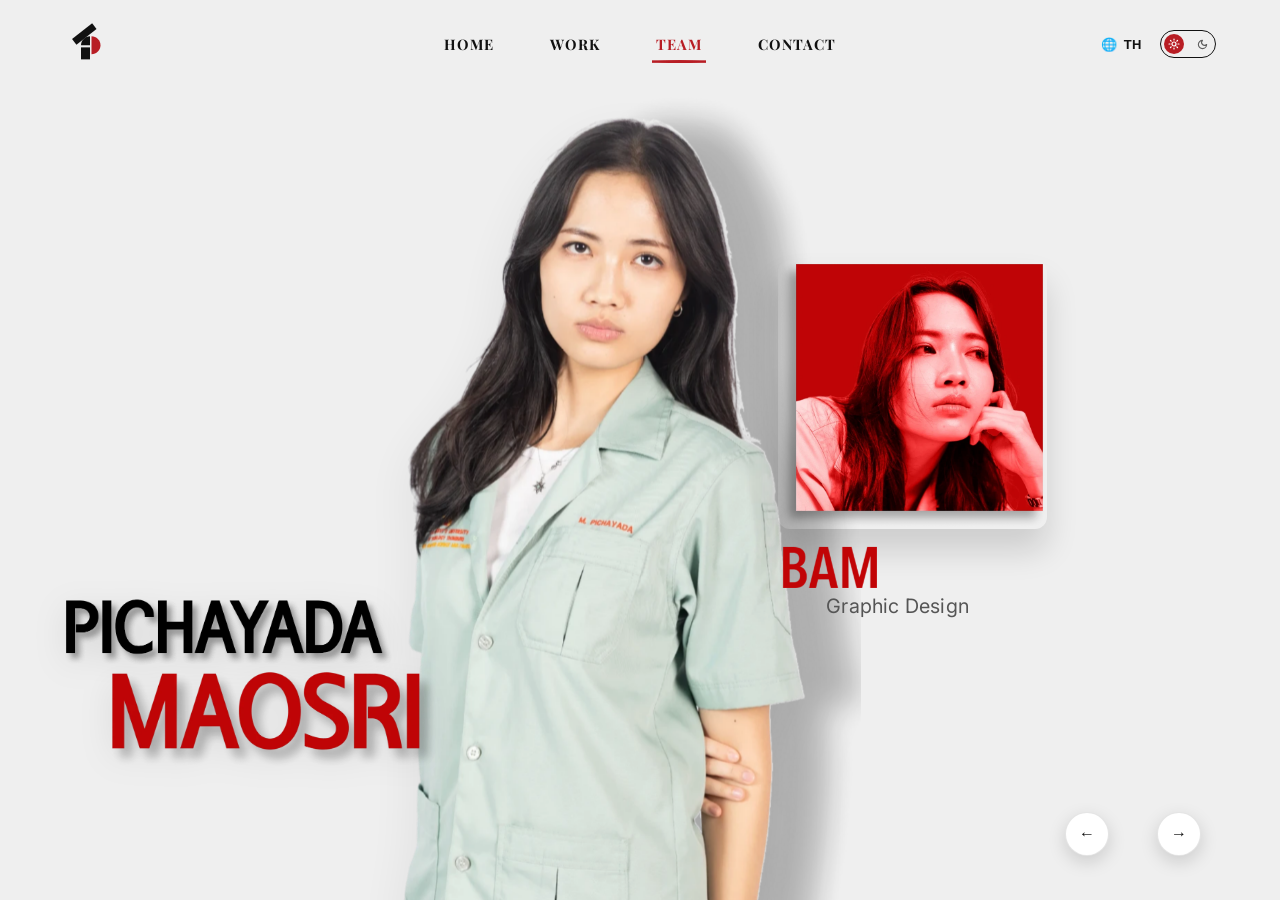
<file: team.html>
<!DOCTYPE html>
<html lang="en" data-theme="light">
<head>
  <meta charset="UTF-8" />
  <meta name="viewport" content="width=device-width, initial-scale=1.0" />
  <meta name="description" content="Meet the creative team behind TO•PIC Media Design Studio — graphic designers, motion artists, 3D modelers, and photographers." />
  <title>TO•PIC — Team</title>
  <link rel="icon" href="data:image/svg+xml,%3Csvg xmlns='http://www.w3.org/2000/svg' viewBox='0 0 64 64'%3E%3Crect x='15' y='9' width='34' height='9.5' fill='%23111'/%3E%3Cpath d='M20 33.5H32V21.5C25.37 21.5 20 26.87 20 33.5Z' fill='%23111'/%3E%3Crect x='20' y='36.5' width='12' height='16' fill='%23111'/%3E%3Cpath d='M34 21.5C40.63 21.5 46 26.87 46 33.5C46 40.13 40.63 45.5 34 45.5V21.5Z' fill='%23b81d24'/%3E%3C/svg%3E">
  <script>
    try {
      document.documentElement.setAttribute('data-theme', localStorage.getItem('topic-theme') || 'light');
    } catch (e) {}
  </script>

  <link rel="preload" as="image" href="Photo/Set2_แบม 4.webp" fetchpriority="high">
  <link rel="preload" as="image" href="redpic/แบม.webp" fetchpriority="high">
  <link rel="preconnect" href="https://fonts.googleapis.com">
  <link rel="preconnect" href="https://fonts.gstatic.com" crossorigin>
  <link rel="stylesheet" href="https://fonts.googleapis.com/css2?family=Inter:wght@400;500;600;700;800&family=Noto+Sans+Thai:wght@400;500;600;700&family=Playfair+Display:wght@600;700;800&display=swap" media="print" onload="this.media='all'">
  <noscript><link rel="stylesheet" href="https://fonts.googleapis.com/css2?family=Inter:wght@400;500;600;700;800&family=Noto+Sans+Thai:wght@400;500;600;700&family=Playfair+Display:wght@600;700;800&display=swap"></noscript>

  <style>
    @view-transition {
      navigation: auto;
    }

    html {
      scrollbar-gutter: stable;
    }

    :root,
    [data-theme="light"] {
      --container-max: 1440px;
      --side-pad: clamp(24px, 5vw, 72px);

      --bg-color: #efefef;
      --nav-bg: rgba(239, 239, 239, 0.92);
      --surface-color: #ffffff;
      --text-primary: #111111;
      --text-secondary: #555555;
      --accent-red: #b81d24;
      --border-color: rgba(0, 0, 0, 0.12);
      --card-shadow: 0 14px 32px rgba(0, 0, 0, 0.12);
      --toggle-border: #111111;
    }

    [data-theme="dark"] {
      --bg-color: #0e0e0e;
      --nav-bg: rgba(14, 14, 14, 0.92);
      --surface-color: #181818;
      --text-primary: #f4f4f4;
      --text-secondary: #9e9e9e;
      --accent-red: #e6323a;
      --border-color: rgba(255, 255, 255, 0.14);
      --card-shadow: 0 16px 38px rgba(0, 0, 0, 0.65);
      --toggle-border: #f4f4f4;
    }

    * {
      box-sizing: border-box;
      margin: 0;
      padding: 0;
      -webkit-tap-highlight-color: transparent;
    }

    body {
      background-color: var(--bg-color);
      color: var(--text-primary);
      font-family: 'Inter', 'Noto Sans Thai', sans-serif;
      transition: background-color 0.35s ease, color 0.35s ease;
      overflow-x: hidden;
      min-height: 100svh;
      display: flex;
      flex-direction: column;
    }

    .container {
      width: 100%;
      max-width: var(--container-max);
      margin: 0 auto;
      padding-left: var(--side-pad);
      padding-right: var(--side-pad);
    }

    header {
      position: fixed;
      top: 0;
      left: 0;
      width: 100%;
      height: 88px;
      z-index: 1000;
      background-color: var(--nav-bg);
      backdrop-filter: blur(12px);
      -webkit-backdrop-filter: blur(12px);
      display: flex;
      align-items: center;
      transition: background-color 0.35s ease;
    }

    .nav-inner {
      display: grid;
      grid-template-columns: 1fr auto 1fr;
      align-items: center;
      gap: 16px;
    }

    .brand-logo {
      justify-self: start;
      display: inline-flex;
      align-items: center;
      justify-content: center;
      text-decoration: none;
      padding: 2px;
      cursor: pointer;
    }

    .topic-logo-svg {
      width: 48px;
      height: 48px;
      overflow: visible;
      display: block;
    }

    .logo-stem,
    .logo-top-bar {
      fill: var(--text-primary);
      transition: fill 0.35s ease;
    }

    .logo-red-half {
      fill: var(--accent-red);
      transition: fill 0.35s ease;
    }

    .logo-top-bar {
      transform-box: view-box;
      transform-origin: 32px 18px;
      transform: translate(-5px, 4px) rotate(-38deg);
      transition: transform 0.42s cubic-bezier(0.34, 1.56, 0.64, 1), fill 0.35s ease;
    }

    .brand-logo:hover .logo-top-bar,
    .brand-logo:active .logo-top-bar {
      transform: translate(0, 0) rotate(0deg);
    }

    nav.nav-links {
      position: relative;
      display: flex;
      align-items: center;
      gap: 48px;
    }

    nav.nav-links a {
      font-family: 'Playfair Display', 'Noto Sans Thai', Georgia, serif;
      text-decoration: none;
      font-size: 14.5px;
      font-weight: 700;
      letter-spacing: 0.07em;
      color: var(--text-primary);
      text-transform: uppercase;
      padding: 8px 4px;
      display: inline-block;
      white-space: nowrap;
      transition: color 0.25s ease, transform 0.25s cubic-bezier(0.34, 1.56, 0.64, 1);
    }

    nav.nav-links a:hover {
      transform: scale(1.08);
      color: var(--accent-red);
    }

    nav.nav-links a.active {
      color: var(--accent-red);
    }

    .nav-underline {
      position: absolute;
      bottom: 0;
      left: 0;
      height: 2.5px;
      width: 1px;
      background-color: var(--accent-red);
      border-radius: 2px;
      transform-origin: left center;
      will-change: transform;
      view-transition-name: nav-underline;
      transition: transform 0.38s cubic-bezier(0.22, 1, 0.36, 1);
      pointer-events: none;
    }

    .nav-controls {
      justify-self: end;
      display: flex;
      align-items: center;
      gap: 18px;
    }

    .lang-btn {
      background: none;
      border: none;
      color: var(--text-primary);
      font-size: 13px;
      font-weight: 700;
      letter-spacing: 0.04em;
      cursor: pointer;
      display: flex;
      align-items: center;
      gap: 6px;
      transition: color 0.25s ease, transform 0.2s ease;
    }

    .lang-btn:hover {
      color: var(--accent-red);
      transform: scale(1.06);
    }

    .theme-toggle {
      width: 56px;
      height: 28px;
      border-radius: 999px;
      border: 1.5px solid var(--toggle-border);
      background: transparent;
      position: relative;
      cursor: pointer;
      display: flex;
      align-items: center;
      justify-content: space-between;
      padding: 0 6px;
      transition: border-color 0.35s ease;
    }

    .theme-icon {
      width: 14px;
      height: 14px;
      z-index: 2;
      display: flex;
      align-items: center;
      justify-content: center;
      transition: color 0.3s ease, opacity 0.3s ease;
    }

    .sun-icon { color: #fff; }
    .moon-icon { color: var(--text-primary); opacity: 0.65; }
    [data-theme="dark"] .sun-icon { color: var(--text-primary); opacity: 0.55; }
    [data-theme="dark"] .moon-icon { color: #fff; opacity: 1; }

    .theme-knob {
      position: absolute;
      left: 3px;
      width: 20px;
      height: 20px;
      border-radius: 50%;
      background: var(--accent-red);
      transition: transform 0.35s cubic-bezier(0.34, 1.56, 0.64, 1), background-color 0.35s ease;
      z-index: 1;
    }

    [data-theme="dark"] .theme-knob {
      transform: translateX(27px);
    }

    .team-stage {
      flex: 1;
      display: flex;
      flex-direction: column;
      justify-content: flex-end;
      padding: 88px 0 0;
      overflow: hidden;
    }

    .slideshow-box {
      position: relative;
      width: 100%;
      max-width: var(--container-max);
      height: calc(100svh - 88px);
      min-height: 520px;
      margin: 0 auto;
      display: flex;
      align-items: center;
      justify-content: space-between;
      gap: clamp(32px, 6vw, 96px);
      padding: 0 var(--side-pad);
    }

    .left-side {
      position: relative;
      width: 56%;
      height: 100%;
      overflow: visible;
      clip-path: inset(-120px -160px 0px -160px);
    }

    .left-motion {
      position: relative;
      width: 100%;
      height: 100%;
      display: flex;
      align-items: flex-end;
      justify-content: flex-start;
      padding-left: clamp(20px, 4vw, 60px);
    }

    .person-img {
      position: relative;
      height: 170%;
      width: auto;
      max-width: none;
      object-fit: contain;
      object-position: bottom left;
      transform: translate3d(var(--person-x, 0px), var(--head-offset, 20%), 0);
      opacity: 0.98;
      filter: drop-shadow(0 18px 28px rgba(0, 0, 0, 0.08));
      user-select: none;
      pointer-events: none;
    }

    [data-theme="dark"] .person-img {
      filter: drop-shadow(0 22px 34px rgba(0, 0, 0, 0.55));
    }

    .left-text-group {
      position: absolute;
      bottom: 16%;
      left: 0;
      display: flex;
      flex-direction: column;
      align-items: flex-start;
      gap: 4px;
      max-width: 96%;
      z-index: 2;
      pointer-events: none;
    }

    .first-name-img,
    .last-name-img {
      width: 330px;
      max-width: 100%;
      object-fit: contain;
      display: block;
      filter: drop-shadow(0 8px 16px rgba(0, 0, 0, 0.09));
    }

    .last-name-img {
      margin-left: clamp(24px, 3.5vw, 48px);
    }

    .first-name-img[src=""],
    .last-name-img[src=""] {
      display: none;
    }

    [data-theme="dark"] .first-name-img,
    [data-theme="dark"] .last-name-img,
    [data-theme="dark"] .right-text-img {
      filter: drop-shadow(0 6px 14px rgba(0, 0, 0, 0.6));
    }

    .right-side {
      position: relative;
      width: 42%;
      display: flex;
      flex-direction: column;
      align-items: flex-start;
      padding-bottom: 110px;
      z-index: 3;
    }

    .red-photo {
      width: clamp(250px, 21vw, 310px);
      height: clamp(250px, 21vw, 310px);
      object-fit: contain;
      background: transparent;
      border-radius: 12px;
      margin-bottom: 18px;
      box-shadow: 0 22px 32px rgba(0, 0, 0, 0.14);
      will-change: transform;
      animation: floatRedPhoto 4.2s ease-in-out infinite;
    }

    [data-theme="dark"] .red-photo {
      box-shadow: 0 24px 36px rgba(0, 0, 0, 0.65);
    }

    @keyframes floatRedPhoto {
      0%, 100% { transform: translate3d(0, 0, 0); }
      50% { transform: translate3d(0, -8px, 0); }
    }

    .right-text-img {
      position: relative;
      left: 5px;
      height: clamp(36px, 3.2vw, 46px);
      width: auto !important;
      max-width: 100%;
      object-fit: contain;
      object-position: left center;
      display: block;
      margin-bottom: 4px;
      pointer-events: none;
    }

    .member-role {
      font-family: 'Inter', 'Noto Sans Thai', sans-serif;
      font-size: clamp(16px, 1.55vw, 22px);
      font-weight: 400;
      letter-spacing: 0.01em;
      color: var(--text-secondary);
      margin-top: 2px;
      margin-left: clamp(28px, 3.8vw, 56px);
      pointer-events: none;
    }

    .red-arrows {
      position: absolute;
      bottom: 44px;
      right: var(--side-pad);
      display: flex;
      gap: 48px;
      z-index: 10;
    }

    .arrow-btn {
      position: relative;
      overflow: hidden;
      width: 44px;
      height: 44px;
      border-radius: 50%;
      border: 1px solid rgba(0, 0, 0, 0.1);
      background-color: #fff;
      color: #111;
      box-shadow: 0 6px 18px rgba(0, 0, 0, 0.15);
      display: flex;
      align-items: center;
      justify-content: center;
      font-size: 16px;
      cursor: pointer;
      user-select: none;
      transition: transform 0.25s cubic-bezier(0.34, 1.56, 0.64, 1), background-color 0.25s ease, color 0.25s ease, border-color 0.25s ease, box-shadow 0.25s ease;
    }

    [data-theme="dark"] .arrow-btn {
      background-color: #242424;
      color: #f4f4f4;
      border-color: rgba(255, 255, 255, 0.14);
      box-shadow: 0 8px 22px rgba(0, 0, 0, 0.7);
    }

    .arrow-btn:hover {
      transform: scale(1.1);
      background-color: var(--accent-red);
      color: #fff;
      border-color: var(--accent-red);
    }

    .arrow-btn:active {
      transform: scale(0.95);
    }

    @media (max-width: 820px) {
      :root { --side-pad: 14px; }
      header { height: 64px; }
      .nav-inner { display: flex; justify-content: space-between; align-items: center; gap: 8px; }
      .brand-logo { flex-shrink: 0; }
      .topic-logo-svg { width: 34px; height: 34px; }
      nav.nav-links { gap: clamp(8px, 2.8vw, 18px); min-width: 0; }
      nav.nav-links a { font-size: clamp(10px, 2.8vw, 12px); letter-spacing: 0.03em; padding: 6px 2px; }
      .nav-controls { gap: 8px; flex-shrink: 0; }
      .lang-btn { font-size: 11px; gap: 3px; }
      .theme-toggle { width: 42px; height: 22px; padding: 0 4px; }
      .theme-icon { width: 10px; height: 10px; }
      .theme-knob { width: 15px; height: 15px; left: 3px; }
      [data-theme="dark"] .theme-knob { transform: translateX(19px); }

      .team-stage { padding: 64px 0 0; justify-content: center; }
      .slideshow-box {
        flex-direction: row;
        align-items: center;
        justify-content: space-between;
        height: clamp(355px, 86vw, 560px);
        min-height: 0;
        gap: clamp(8px, 2.5vw, 24px);
        padding: 0 var(--side-pad);
      }

      .left-side {
        width: 57%;
        height: 100%;
        clip-path: inset(-200px -300px 0px -300px);
      }

      .left-motion {
        justify-content: flex-start;
        padding-left: 0;
      }

      .person-img {
        height: 146%;
        transform: translate3d(calc(clamp(-42px, -9vw, -22px) + var(--person-x, 0px) * 0.35), var(--head-offset, 20%), 0);
      }

      .left-text-group {
        left: 0 !important;
        transform: none;
        align-items: flex-start;
        bottom: 15% !important;
        gap: 2px !important;
      }

      .first-name-img,
      .last-name-img {
        width: clamp(138px, 37vw, 245px) !important;
        margin-left: 0;
      }

      .last-name-img {
        margin-left: clamp(10px, 3vw, 28px);
      }

      .right-side {
        width: 41%;
        align-items: flex-start;
        text-align: left;
        padding-bottom: clamp(48px, 11vw, 84px);
      }

      .red-photo {
        width: clamp(120px, 31.5vw, 220px);
        height: clamp(120px, 31.5vw, 220px);
        border-radius: 10px;
        margin-bottom: 10px;
      }
      .right-text-img {
        left: clamp(4px, 1.4vw, 6px) !important;
        top: 0 !important;
        height: clamp(20px, 5vw, 34px);
        object-position: left center;
      }
      .member-role {
        margin-left: clamp(12px, 3.4vw, 32px);
        font-size: clamp(11px, 2.8vw, 16px);
      }
      .red-arrows { right: var(--side-pad); transform: none; bottom: 10px; gap: clamp(14px, 4vw, 28px); }
      .arrow-btn { width: 38px; height: 38px; font-size: 14px; }
    }

    @media (max-width: 390px) {
      :root { --side-pad: 10px; }
      .nav-inner { gap: 4px; }
      nav.nav-links { gap: 6px; }
      nav.nav-links a { font-size: 9.5px; letter-spacing: 0.01em; }
      .topic-logo-svg { width: 28px; height: 28px; }
      .nav-controls { gap: 6px; }
      .lang-btn { font-size: 10px; }
      .theme-toggle { width: 38px; height: 20px; }
      .theme-knob { width: 14px; height: 14px; }
      [data-theme="dark"] .theme-knob { transform: translateX(17px); }
    }
  </style>
</head>
<body>

  <header>
    <div class="container nav-inner">
      <a href="index.html" class="brand-logo" id="brandLogo" aria-label="TO•PIC Home">
        <svg class="topic-logo-svg" viewBox="0 0 64 64" fill="none" xmlns="http://www.w3.org/2000/svg">
          <rect class="logo-top-bar" x="15" y="9" width="34" height="9.5" />
          <path class="logo-stem" d="M20 33.5H32V21.5C25.3726 21.5 20 26.8726 20 33.5Z" />
          <rect class="logo-stem" x="20" y="36.5" width="12" height="16" />
          <path class="logo-red-half" d="M34 21.5C40.6274 21.5 46 26.8726 46 33.5C46 40.1274 40.6274 45.5 34 45.5V21.5Z" />
        </svg>
      </a>

      <nav class="nav-links" id="navLinks" aria-label="Main">
        <a href="index.html" data-nav="home" data-en="HOME" data-th="หน้าแรก">HOME</a>
        <a href="work.html" data-nav="work" data-en="WORK" data-th="ผลงาน">WORK</a>
        <a href="team.html" class="active" aria-current="page" data-nav="team" data-en="TEAM" data-th="ทีมงาน">TEAM</a>
        <a href="index.html#contact" data-nav="contact" data-en="CONTACT" data-th="ติดต่อ">CONTACT</a>
        <div class="nav-underline" id="navUnderline"></div>
      </nav>

      <div class="nav-controls">
        <button class="lang-btn" id="langToggle" type="button" aria-label="Change language">
          🌐 <span id="langText">TH</span>
        </button>

        <button class="theme-toggle" id="themeToggle" type="button" aria-label="Toggle light / dark mode" title="Switch Theme">
          <span class="theme-icon sun-icon">
            <svg width="12" height="12" viewBox="0 0 24 24" fill="none" stroke="currentColor" stroke-width="2.4" stroke-linecap="round" stroke-linejoin="round">
              <circle cx="12" cy="12" r="4"></circle>
              <path d="M12 2v2M12 20v2M4.93 4.93l1.41 1.41M17.66 17.66l1.41 1.41M2 12h2M20 12h2M6.34 17.66l-1.41 1.41M19.07 4.93l-1.41 1.41"></path>
            </svg>
          </span>
          <span class="theme-icon moon-icon">
            <svg width="11" height="11" viewBox="0 0 24 24" fill="none" stroke="currentColor" stroke-width="2.4" stroke-linecap="round" stroke-linejoin="round">
              <path d="M12 3a6 6 0 0 0 9 9 9 9 0 1 1-9-9Z"></path>
            </svg>
          </span>
          <div class="theme-knob"></div>
        </button>
      </div>
    </div>
  </header>

  <div class="team-stage">
    <main class="slideshow-box" id="slideshowBox">

      <div class="left-side" id="leftZone">
        <div class="left-motion" id="leftMotion">
          <img id="personImg" class="person-img" src="Photo/Set2_แบม 4.webp" alt="Member" fetchpriority="high">
          <div class="left-text-group" id="leftTextGroup">
            <img id="firstNameImg" class="first-name-img" src="แบม/PICHAYADA.webp" alt="First Name">
            <img id="lastNameImg" class="last-name-img" src="แบม/MAOSRI.webp" alt="Last Name">
          </div>
        </div>
      </div>

      <div class="right-side" id="rightZone">
        <img id="redPhoto" class="red-photo" src="redpic/แบม.webp" alt="Profile" width="310" height="310" fetchpriority="high">
        <img id="rightTextImg" class="right-text-img" src="ชื่อเล่น/BAM.webp" alt="Nickname">
        <p id="memberRole" class="member-role">Graphic Design</p>
      </div>

      <div class="red-arrows">
        <button class="arrow-btn" id="prevMember" type="button" aria-label="Previous member">←</button>
        <button class="arrow-btn" id="nextMember" type="button" aria-label="Next member">→</button>
      </div>

    </main>
  </div>

  <script>
    const html = document.documentElement;

    const themeToggle = document.getElementById('themeToggle');
    html.setAttribute('data-theme', localStorage.getItem('topic-theme') || 'light');

    themeToggle.addEventListener('click', () => {
      const next = html.getAttribute('data-theme') === 'light' ? 'dark' : 'light';
      html.setAttribute('data-theme', next);
      localStorage.setItem('topic-theme', next);
    });

    const navLinks = [...document.querySelectorAll('#navLinks a')];
    const underline = document.getElementById('navUnderline');
    const currentTab = document.querySelector('#navLinks a.active') || navLinks[2];

    function moveUnderline(link, instant = false) {
      if (!link || !underline) return;
      navLinks.forEach(a => a.classList.remove('active'));
      link.classList.add('active');

      const x = link.offsetLeft;
      const w = link.offsetWidth;

      if (instant) {
        underline.style.transition = 'none';
        underline.style.transform = `translate3d(${x}px, 0, 0) scaleX(${w})`;
        underline.offsetHeight;
        underline.style.transition = '';
      } else {
        underline.style.transform = `translate3d(${x}px, 0, 0) scaleX(${w})`;
      }
    }

    function initNavPosition() {
      const saved = sessionStorage.getItem('topic-prev-nav');
      if (saved) {
        sessionStorage.removeItem('topic-prev-nav');
        const { x, w } = JSON.parse(saved);
        underline.style.transition = 'none';
        underline.style.transform = `translate3d(${x}px, 0, 0) scaleX(${w})`;
        underline.offsetHeight;

        requestAnimationFrame(() => {
          requestAnimationFrame(() => {
            underline.style.transition = '';
            moveUnderline(currentTab, false);
          });
        });
      } else {
        moveUnderline(currentTab, true);
      }
    }

    if (document.prerendering) {
      document.addEventListener('prerenderingchange', initNavPosition, { once: true });
    } else {
      initNavPosition();
      document.fonts.ready.then(initNavPosition);
      document.fonts.addEventListener?.('loadingdone', () => moveUnderline(currentTab, true));
    }

    window.addEventListener('pageshow', e => { if (e.persisted) initNavPosition(); });
    window.addEventListener('resize', () => moveUnderline(currentTab, true));

    navLinks.forEach(link => {
      link.addEventListener('click', () => {
        const active = document.querySelector('#navLinks a.active');
        if (active && active !== link) {
          sessionStorage.setItem('topic-prev-nav', JSON.stringify({
            x: active.offsetLeft,
            w: active.offsetWidth
          }));
        }
      });
    });

    const members = [
      {
        cutout: 'Photo/Set2_แบม 4.webp',
        firstName: 'แบม/PICHAYADA.webp',
        lastName: 'แบม/MAOSRI.webp',
        redBox: 'redpic/แบม.webp',
        nickname: 'ชื่อเล่น/BAM.webp',
        roleEn: 'Graphic Design',
        roleTh: 'ออกแบบกราฟิก',
        headOffset: '22%'
      },
      {
        cutout: 'Photo/WEB-62 4.webp',
        firstName: 'ปูเป้/YANISA.webp',
        lastName: 'ปูเป้/NGONSAI.webp',
        redBox: 'redpic/ปูเป้.webp',
        nickname: 'ชื่อเล่น/Poupee.webp',
        roleEn: 'Motion Design',
        roleTh: 'โมชันกราฟิก',
        headOffset: '14%'
      },
      {
        cutout: 'Photo/WEB-44 3.webp',
        firstName: 'แอล/TANYAPRON.webp',
        lastName: 'แอล/KONGMALAI.webp',
        redBox: 'redpic/แอล.webp',
        nickname: 'ชื่อเล่น/Elle.webp',
        roleEn: 'Graphic Design',
        roleTh: 'ออกแบบกราฟิก',
        headOffset: '19%'
      },
      {
        cutout: 'Photo/WEB-17 1.webp',
        firstName: 'บุ้ค/SURACHART.webp',
        lastName: 'บุ้ค/SITHA.webp',
        redBox: 'redpic/บุ้ค.webp',
        nickname: 'ชื่อเล่น/BOOK.webp',
        roleEn: 'Graphic Design',
        roleTh: 'ออกแบบกราฟิก',
        headOffset: '17%'
      },
      {
        cutout: 'Photo/Set2_บูม 4.webp',
        firstName: 'บูม/JIRAPHAT.webp',
        lastName: 'บูม/PHUBANTAD.webp',
        redBox: 'redpic/บูม.webp',
        nickname: 'ชื่อเล่น/BOOM.webp',
        roleEn: 'Graphic Design',
        roleTh: 'ออกแบบกราฟิก',
        headOffset: '23.5%',
        personX: '-25px'
      },
      {
        cutout: 'Photo/WEB-28 1.webp',
        firstName: 'อู๋/CHACHANON.webp',
        lastName: 'อู๋/LODPRANEE.webp',
        redBox: 'redpic/อู๋.webp',
        nickname: 'ชื่อเล่น/AU.webp',
        roleEn: 'Production',
        roleTh: 'โปรดักชัน',
        headOffset: '20%'
      },
      {
        cutout: 'Photo/set2_ด้า 4.webp',
        firstName: 'สตาด้า/PATTADON.webp',
        lastName: 'สตาด้า/SUWANNARAT.webp',
        redBox: 'redpic/สตาด้า.webp',
        nickname: 'ชื่อเล่น/STRADA.webp',
        roleEn: 'Motion Graphic',
        roleTh: 'โมชันกราฟิก',
        headOffset: '17.5%',
        personX: '-55px'
      },
      {
        cutout: 'Photo/WEB-50 1.webp',
        firstName: 'มุก/NATCHA.webp',
        lastName: 'มุก/MANEEKHIAO.webp',
        redBox: 'redpic/มุก.webp',
        nickname: 'ชื่อเล่น/MOOK.webp',
        roleEn: 'Production',
        roleTh: 'โปรดักชัน',
        headOffset: '22%',
        personX: '-25px'
      },
      {
        cutout: 'Photo/WEB-26 1.webp',
        firstName: 'อาม/SIWAKRON.webp',
        lastName: 'อาม/DANWILAI.webp',
        redBox: 'redpic/อาม.webp',
        nickname: 'ชื่อเล่น/ARM.webp',
        roleEn: '3D MODEL',
        roleTh: '3D โมเดล',
        headOffset: '19%'
      },
      {
        cutout: 'Photo/WEB-12 1.webp',
        firstName: 'ต้น/THANAPAT.webp',
        lastName: 'ต้น/PRAPAIWONG.webp',
        redBox: 'redpic/ต้น.webp',
        nickname: 'ชื่อเล่น/TON.webp',
        roleEn: 'Motion Graphic',
        roleTh: 'โมชันกราฟิก',
        headOffset: '21%'
      },
      {
        cutout: 'Photo/WEB-69 1.webp',
        firstName: 'กัน/KROM.webp',
        lastName: 'กัน/CHITPRAWAT.webp',
        redBox: 'redpic/กัน.webp',
        nickname: 'ชื่อเล่น/GUN.webp',
        roleEn: '3D MODEL',
        roleTh: '3D โมเดล',
        headOffset: '26%',
        personX: '-45px'
      }
    ];

    let index = 0;
    let loadId = 0;
    const imgCache = new Map();

    const leftZone = document.getElementById('leftZone');
    const leftMotion = document.getElementById('leftMotion');
    const rightZone = document.getElementById('rightZone');
    const personImg = document.getElementById('personImg');
    const leftTextGroup = document.getElementById('leftTextGroup');
    const firstNameImg = document.getElementById('firstNameImg');
    const lastNameImg = document.getElementById('lastNameImg');
    const redPhoto = document.getElementById('redPhoto');
    const rightTextImg = document.getElementById('rightTextImg');
    const roleEl = document.getElementById('memberRole');

    const langBtn = document.getElementById('langToggle');
    const langLabel = document.getElementById('langText');
    let lang = localStorage.getItem('topic-lang') || 'en';

    let didInitLang = false;
    function setLanguage(code) {
      lang = code;
      html.setAttribute('lang', code);
      langLabel.textContent = code === 'en' ? 'TH' : 'EN';

      if (didInitLang || code !== 'en') {
        document.querySelectorAll('[data-en]').forEach(el => {
          el.textContent = el.getAttribute(`data-${code}`);
        });
      }
      didInitLang = true;

      const m = members[index];
      if (roleEl && m) {
        roleEl.textContent = code === 'th' ? (m.roleTh || m.roleEn) : m.roleEn;
      }

      requestAnimationFrame(() => {
        moveUnderline(document.querySelector('#navLinks a.active') || navLinks[2], true);
      });
    }

    setLanguage(lang);

    langBtn.addEventListener('click', () => {
      const next = lang === 'en' ? 'th' : 'en';
      localStorage.setItem('topic-lang', next);
      setLanguage(next);
    });

    function preloadImg(src) {
      if (!src) return Promise.resolve();
      if (imgCache.has(src)) return imgCache.get(src);

      const job = new Promise(resolve => {
        const img = new Image();
        img.src = src;
        const done = () => (img.decode ? img.decode().then(resolve).catch(resolve) : resolve());
        img.complete ? done() : (img.onload = done, img.onerror = resolve);
      });

      imgCache.set(src, job);
      return job;
    }

    const getMemberAssets = m => [m.cutout, m.firstName, m.lastName, m.redBox, m.nickname];

    function preloadAdjacent(i) {
      const next = (i + 1) % members.length;
      const prev = (i - 1 + members.length) % members.length;
      [next, prev].forEach(n => getMemberAssets(members[n]).forEach(preloadImg));
    }

    function applyMemberData(m) {
      if (personImg.getAttribute('src') !== m.cutout) personImg.src = m.cutout;
      if (firstNameImg.getAttribute('src') !== (m.firstName || '')) firstNameImg.src = m.firstName || '';
      if (lastNameImg.getAttribute('src') !== (m.lastName || '')) lastNameImg.src = m.lastName || '';
      if (redPhoto.getAttribute('src') !== m.redBox) redPhoto.src = m.redBox;
      if (rightTextImg.getAttribute('src') !== m.nickname) rightTextImg.src = m.nickname;
      roleEl.textContent = lang === 'th' ? (m.roleTh || m.roleEn) : m.roleEn;

      leftTextGroup.style.bottom = m.leftBottom || '16%';
      leftTextGroup.style.left = m.leftPos || '0px';
      leftTextGroup.style.gap = m.nameGap || '4px';
      firstNameImg.style.width = m.firstNameWidth || '330px';
      lastNameImg.style.width = m.lastNameWidth || '330px';

      personImg.style.bottom = m.personBottom || '0px';
      personImg.style.setProperty('--head-offset', m.headOffset || '20%');
      personImg.style.setProperty('--person-x', m.personX || '0px');

      rightTextImg.style.top = m.rightTop || '0px';
      rightTextImg.style.left = m.rightLeft || '5px';
    }

    let activeAnims = [];
    function clearSwitchAnims() {
      activeAnims.forEach(a => a.cancel());
      activeAnims = [];
    }

    async function renderMember(i, isInitial = false, dir = 1) {
      const token = ++loadId;
      const m = members[i];

      if (isInitial) {
        applyMemberData(m);
        return;
      }

      clearSwitchAnims();
      const isMobile = window.innerWidth <= 820;
      const fadeOpts = { duration: 110, easing: 'ease-out', fill: 'forwards' };
      const a1 = leftMotion.animate([{ opacity: getComputedStyle(leftMotion).opacity }, { opacity: 0 }], fadeOpts);
      const a2 = rightZone.animate([{ opacity: getComputedStyle(rightZone).opacity }, { opacity: 0 }], fadeOpts);
      activeAnims.push(a1, a2);

      await Promise.all([
        Promise.all(getMemberAssets(m).map(preloadImg)),
        a1.finished.catch(() => {})
      ]);
      if (token !== loadId) return;

      clearSwitchAnims();
      leftMotion.style.opacity = '0';
      rightZone.style.opacity = '0';

      applyMemberData(m);

      const domImgs = [personImg, firstNameImg, lastNameImg, redPhoto, rightTextImg].filter(el => el.getAttribute('src'));
      await Promise.all(domImgs.map(el => (el.decode ? el.decode().catch(() => {}) : Promise.resolve())));
      if (token !== loadId) return;

      leftMotion.style.opacity = '';
      rightZone.style.opacity = '';

      const easing = 'cubic-bezier(0.22, 1, 0.36, 1)';
      const offset = isMobile ? 28 : 48;
      const opts = { duration: isMobile ? 400 : 480, easing };
      activeAnims.push(
        leftMotion.animate([{ opacity: 0, transform: `translate3d(${-offset}px, 0, 0)` }, { opacity: 1, transform: 'translate3d(0, 0, 0)' }], opts),
        rightZone.animate([{ opacity: 0, transform: `translate3d(${offset}px, 0, 0)` }, { opacity: 1, transform: 'translate3d(0, 0, 0)' }], opts)
      );
      preloadAdjacent(i);
    }

    let didWarmRest = false;
    function warmAllOnIntent() {
      preloadAdjacent(index);
      if (!didWarmRest) {
        didWarmRest = true;
        const warm = () => members.forEach(m => getMemberAssets(m).forEach(preloadImg));
        'requestIdleCallback' in window ? requestIdleCallback(warm, { timeout: 2000 }) : setTimeout(warm, 400);
      }
    }

    function stepMember(dir) {
      index = (index + dir + members.length) % members.length;
      renderMember(index, false, dir);
      warmAllOnIntent();
    }

    const prevBtn = document.getElementById('prevMember');
    const nextBtn = document.getElementById('nextMember');
    prevBtn.addEventListener('click', () => stepMember(-1));
    nextBtn.addEventListener('click', () => stepMember(1));
    prevBtn.addEventListener('pointerdown', () => preloadAdjacent(index), { once: true });
    nextBtn.addEventListener('pointerdown', () => preloadAdjacent(index), { once: true });
    prevBtn.addEventListener('pointerenter', () => preloadAdjacent(index), { once: true });
    nextBtn.addEventListener('pointerenter', () => preloadAdjacent(index), { once: true });

    window.addEventListener('load', () => {
      setTimeout(() => preloadAdjacent(index), 350);
    }, { once: true });

    window.addEventListener('keydown', e => {
      if (e.key === 'ArrowLeft') stepMember(-1);
      if (e.key === 'ArrowRight') stepMember(1);
    });

    let startX = 0;
    const box = document.getElementById('slideshowBox');
    box.addEventListener('touchstart', e => { startX = e.changedTouches[0].screenX; preloadAdjacent(index); }, { passive: true });
    box.addEventListener('touchend', e => {
      const diff = e.changedTouches[0].screenX - startX;
      if (Math.abs(diff) > 45) stepMember(diff < 0 ? 1 : -1);
    }, { passive: true });

    function loadFromHash(isInit = false) {
      const match = window.location.hash.match(/member=(\d+)/);
      const target = match ? Math.min(Number(match[1]), members.length - 1) : 0;
      if (isInit || target !== index) {
        index = target;
        renderMember(index, isInit);
      }
    }

    loadFromHash(true);
    window.addEventListener('hashchange', () => loadFromHash(false));

    function syncStorage() {
      html.setAttribute('data-theme', localStorage.getItem('topic-theme') || 'light');
      setLanguage(localStorage.getItem('topic-lang') || 'en');
    }

    window.addEventListener('pageshow', syncStorage);
    document.addEventListener('visibilitychange', () => {
      if (document.visibilityState === 'visible') syncStorage();
    });
  </script>
</body>
</html>
</file>
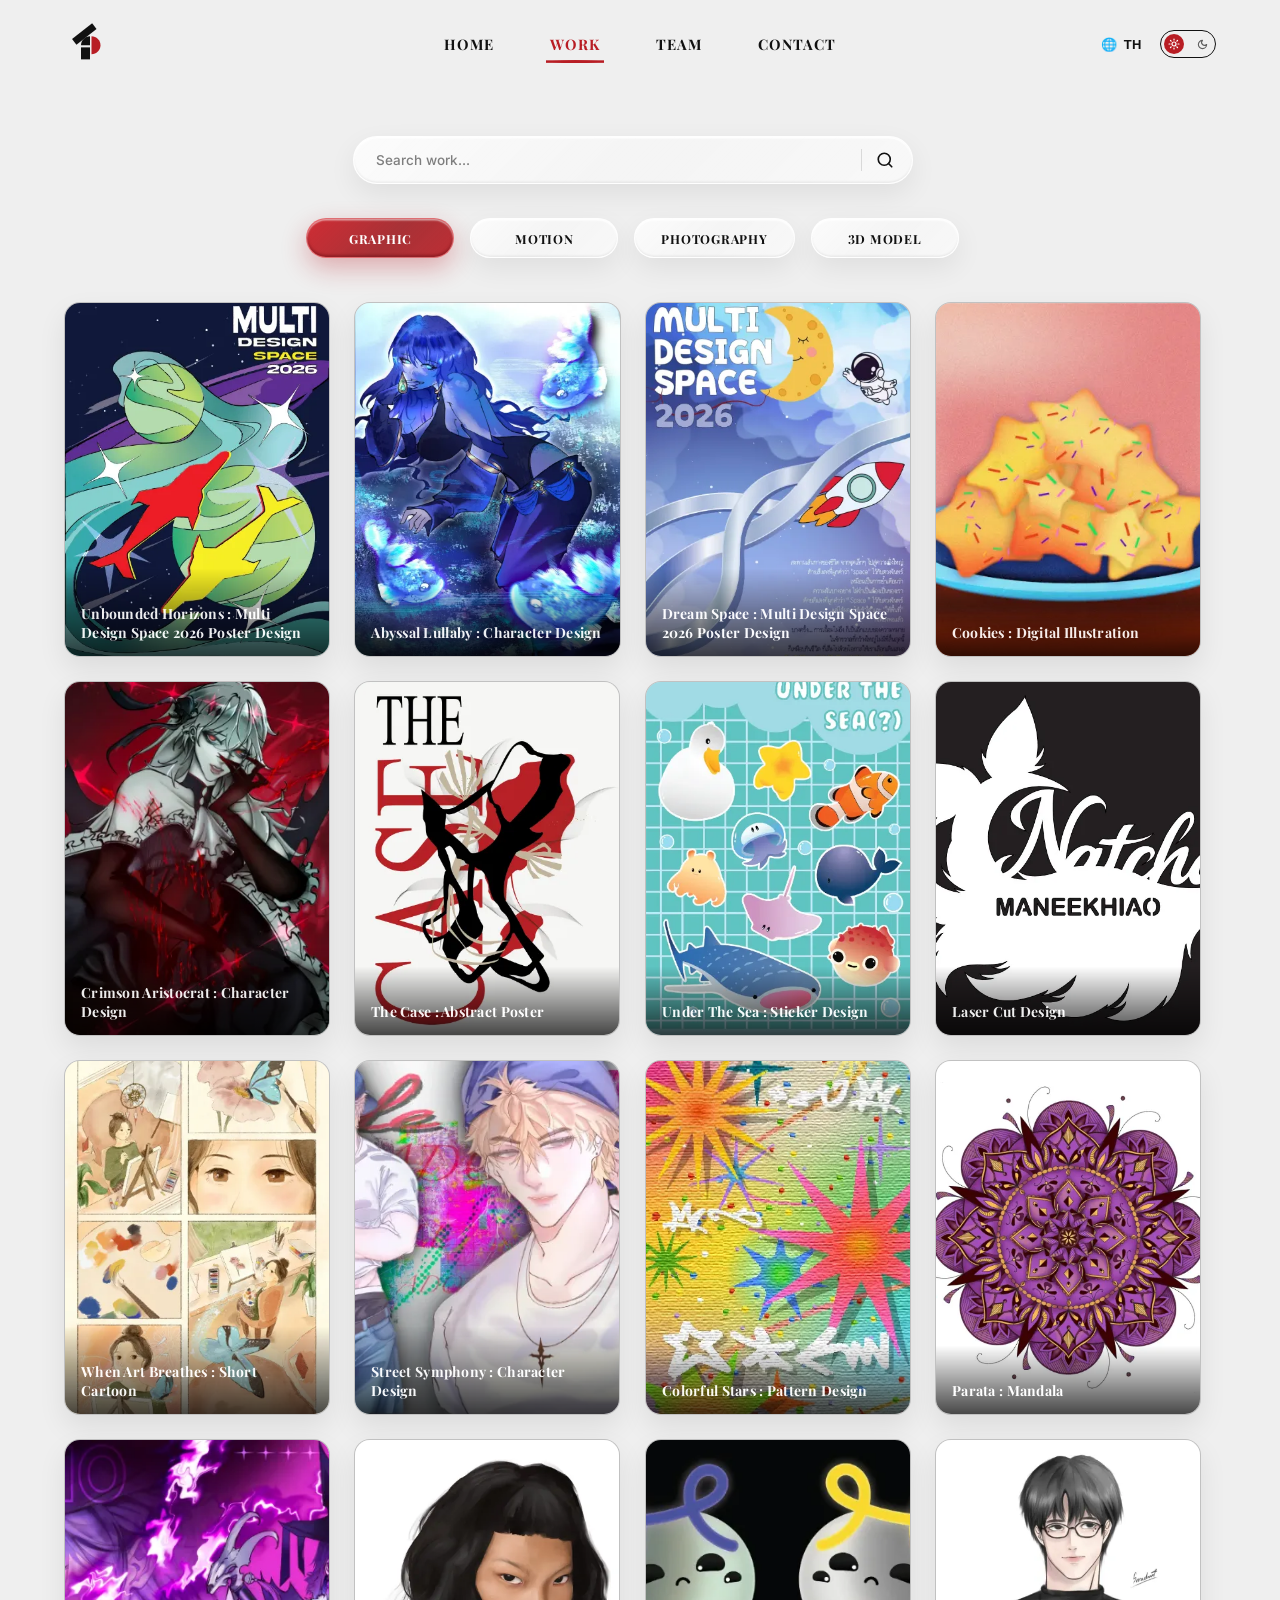
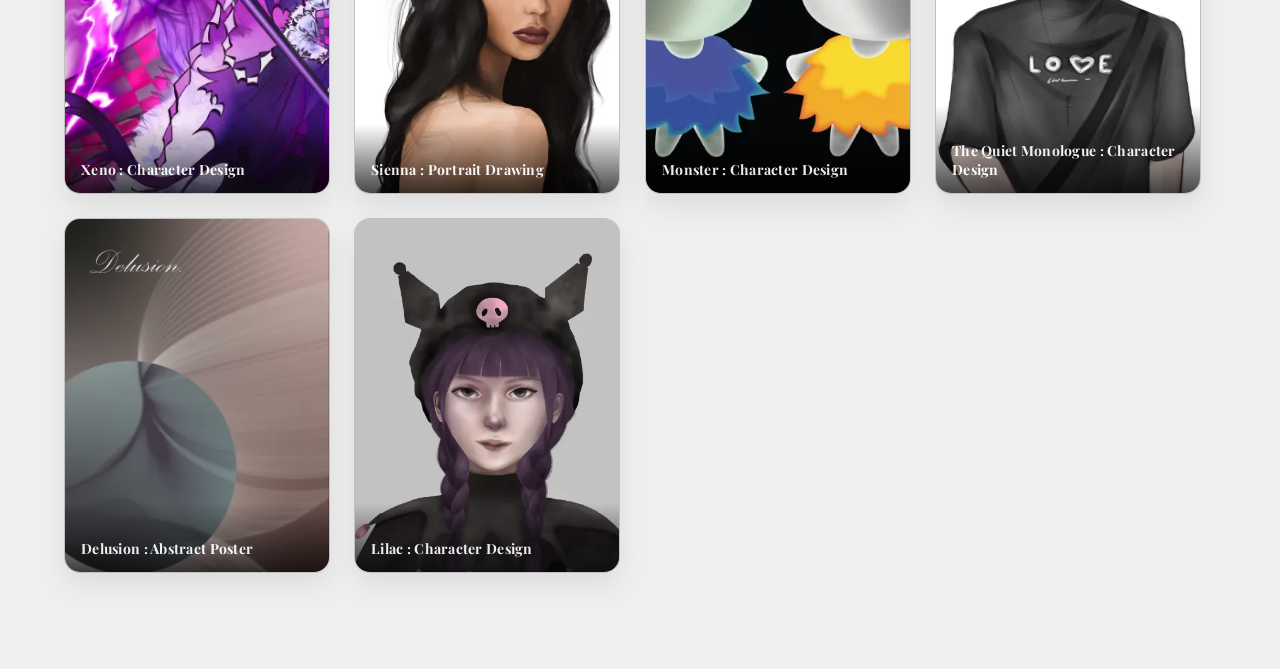
<file: work.html>
<!DOCTYPE html>
<html lang="en" data-theme="light">
<head>
  <meta charset="UTF-8" />
  <meta name="viewport" content="width=device-width, initial-scale=1.0" />
  <meta name="description" content="Explore TO•PIC Media Design Studio portfolio: graphic design, motion graphics, photography, and 3D model works." />
  <title>TO•PIC — Work</title>
  <link rel="icon" href="data:image/svg+xml,%3Csvg xmlns='http://www.w3.org/2000/svg' viewBox='0 0 64 64'%3E%3Crect x='15' y='9' width='34' height='9.5' fill='%23111'/%3E%3Cpath d='M20 33.5H32V21.5C25.37 21.5 20 26.87 20 33.5Z' fill='%23111'/%3E%3Crect x='20' y='36.5' width='12' height='16' fill='%23111'/%3E%3Cpath d='M34 21.5C40.63 21.5 46 26.87 46 33.5C46 40.13 40.63 45.5 34 45.5V21.5Z' fill='%23b81d24'/%3E%3C/svg%3E">
  <script>
    try {
      document.documentElement.setAttribute('data-theme', localStorage.getItem('topic-theme') || 'light');
    } catch (e) {}

    (() => {
      let tabHash = location.hash.slice(1);
      if (tabHash === 'production') tabHash = 'photography';
      if (tabHash === 'motion' || tabHash === 'photography' || tabHash === '3d') {
        document.documentElement.dataset.initTab = tabHash;
      }

      const firstThumbs = {
        graphic: [
          'thumbs_graphic/UnboundedHorizons_MultiDesignSpace2026PosterDesign.webp',
          'thumbs_graphic/AbyssalLullaby_CharacterDesign.webp'
        ],
        photography: [
          'Photography_Tanyapron/HiddenDeal_StorytellingPhotography.webp',
          'thumbs_production/SuspendedVermilion_AtmosphericPhotography.webp'
        ],
        '3d': [
          '3D_Tanyapron/MidnightCorner_3DIsometricRoom.webp',
          '3D_Pichayada/GoldenHourReverie_3DIsometricRoom.webp'
        ]
      }[tabHash || 'graphic'];

      if (firstThumbs) {
        firstThumbs.forEach(url => {
          const link = document.createElement('link');
          link.rel = 'preload';
          link.as = 'image';
          link.href = url;
          link.fetchPriority = 'high';
          document.head.appendChild(link);
        });
      }
    })();
  </script>
  <link rel="preconnect" href="https://fonts.googleapis.com">
  <link rel="preconnect" href="https://fonts.gstatic.com" crossorigin>
  <link rel="stylesheet" href="https://fonts.googleapis.com/css2?family=Inter:wght@400;500;700&family=Noto+Sans+Thai:wght@400;500;700&family=Playfair+Display:wght@700;800&display=swap" media="print" onload="this.media='all'">
  <noscript><link rel="stylesheet" href="https://fonts.googleapis.com/css2?family=Inter:wght@400;500;700&family=Noto+Sans+Thai:wght@400;500;700&family=Playfair+Display:wght@700;800&display=swap"></noscript>

  <style>
    @view-transition {
      navigation: auto;
    }

    html {
      scrollbar-gutter: stable;
      scroll-behavior: smooth;
    }

    :root,
    [data-theme="light"] {
      --container-max: 1440px;
      --side-pad: clamp(24px, 5vw, 72px);

      --bg-color: #efefef;
      --nav-bg: rgba(239, 239, 239, 0.92);
      --surface-color: #ffffff;
      --card-placeholder: #dcdcdc;
      --text-primary: #111111;
      --text-secondary: #555555;
      --accent-red: #b81d24;
      --border-color: rgba(0, 0, 0, 0.12);
      --card-shadow: 0 12px 28px rgba(0, 0, 0, 0.08);
      --toggle-border: #111111;

      --glass-bg: linear-gradient(135deg, rgba(255, 255, 255, 0.78) 0%, rgba(255, 255, 255, 0.36) 50%, rgba(255, 255, 255, 0.58) 100%);
      --glass-border: rgba(255, 255, 255, 0.85);
      --glass-shadow: 0 10px 28px rgba(0, 0, 0, 0.07), inset 0 1.5px 1.5px rgba(255, 255, 255, 0.95), inset 0 -1.5px 2px rgba(0, 0, 0, 0.06);
      --glass-sheen: linear-gradient(90deg, transparent, rgba(255, 255, 255, 0.65), transparent);
    }

    [data-theme="dark"] {
      --bg-color: #0e0e0e;
      --nav-bg: rgba(14, 14, 14, 0.92);
      --surface-color: #181818;
      --card-placeholder: #1f1f1f;
      --text-primary: #f4f4f4;
      --text-secondary: #9e9e9e;
      --accent-red: #e6323a;
      --border-color: rgba(255, 255, 255, 0.12);
      --card-shadow: 0 14px 34px rgba(0, 0, 0, 0.65);
      --toggle-border: #f4f4f4;

      --glass-bg: linear-gradient(135deg, rgba(255, 255, 255, 0.14) 0%, rgba(255, 255, 255, 0.05) 50%, rgba(255, 255, 255, 0.1) 100%);
      --glass-border: rgba(255, 255, 255, 0.22);
      --glass-shadow: 0 12px 30px rgba(0, 0, 0, 0.55), inset 0 1px 1.5px rgba(255, 255, 255, 0.35), inset 0 -1.5px 2px rgba(0, 0, 0, 0.45);
      --glass-sheen: linear-gradient(90deg, transparent, rgba(255, 255, 255, 0.22), transparent);
    }

    * {
      box-sizing: border-box;
      margin: 0;
      padding: 0;
      -webkit-tap-highlight-color: transparent;
    }

    body {
      background-color: var(--bg-color);
      color: var(--text-primary);
      font-family: 'Inter', 'Noto Sans Thai', sans-serif;
      transition: background-color 0.35s ease, color 0.35s ease;
      overflow-x: hidden;
      min-height: 100vh;
    }

    .container {
      width: 100%;
      max-width: var(--container-max);
      margin: 0 auto;
      padding-left: var(--side-pad);
      padding-right: var(--side-pad);
    }

    header {
      position: fixed;
      top: 0;
      left: 0;
      width: 100%;
      height: 88px;
      z-index: 1000;
      background-color: var(--nav-bg);
      backdrop-filter: blur(12px);
      -webkit-backdrop-filter: blur(12px);
      display: flex;
      align-items: center;
      transition: background-color 0.35s ease;
    }

    .nav-inner {
      display: grid;
      grid-template-columns: 1fr auto 1fr;
      align-items: center;
      gap: 16px;
    }

    .brand-logo {
      justify-self: start;
      display: inline-flex;
      align-items: center;
      justify-content: center;
      text-decoration: none;
      padding: 2px;
      cursor: pointer;
    }

    .topic-logo-svg {
      width: 48px;
      height: 48px;
      overflow: visible;
      display: block;
    }

    .logo-stem,
    .logo-top-bar {
      fill: var(--text-primary);
      transition: fill 0.35s ease;
    }

    .logo-red-half {
      fill: var(--accent-red);
      transition: fill 0.35s ease;
    }

    .logo-top-bar {
      transform-box: view-box;
      transform-origin: 32px 18px;
      transform: translate(-5px, 4px) rotate(-38deg);
      transition: transform 0.42s cubic-bezier(0.34, 1.56, 0.64, 1), fill 0.35s ease;
    }

    .brand-logo:hover .logo-top-bar,
    .brand-logo:active .logo-top-bar {
      transform: translate(0, 0) rotate(0deg);
    }

    nav.nav-links {
      position: relative;
      display: flex;
      align-items: center;
      gap: 48px;
    }

    nav.nav-links a {
      font-family: 'Playfair Display', 'Noto Sans Thai', Georgia, serif;
      text-decoration: none;
      font-size: 14.5px;
      font-weight: 700;
      letter-spacing: 0.07em;
      color: var(--text-primary);
      text-transform: uppercase;
      padding: 8px 4px;
      display: inline-block;
      white-space: nowrap;
      transition: color 0.25s ease, transform 0.25s cubic-bezier(0.34, 1.56, 0.64, 1);
    }

    nav.nav-links a:hover {
      transform: scale(1.08);
      color: var(--accent-red);
    }

    nav.nav-links a.active {
      color: var(--accent-red);
    }

    .nav-underline {
      position: absolute;
      bottom: 0;
      left: 0;
      height: 2.5px;
      width: 1px;
      background-color: var(--accent-red);
      border-radius: 2px;
      transform-origin: left center;
      will-change: transform;
      view-transition-name: nav-underline;
      transition: transform 0.38s cubic-bezier(0.22, 1, 0.36, 1);
      pointer-events: none;
    }

    .nav-controls {
      justify-self: end;
      display: flex;
      align-items: center;
      gap: 18px;
    }

    .lang-btn {
      background: none;
      border: none;
      color: var(--text-primary);
      font-size: 13px;
      font-weight: 700;
      letter-spacing: 0.04em;
      cursor: pointer;
      display: flex;
      align-items: center;
      gap: 6px;
      transition: color 0.25s ease, transform 0.2s ease;
    }

    .lang-btn:hover {
      color: var(--accent-red);
      transform: scale(1.06);
    }

    .theme-toggle {
      width: 56px;
      height: 28px;
      border-radius: 999px;
      border: 1.5px solid var(--toggle-border);
      background: transparent;
      position: relative;
      cursor: pointer;
      display: flex;
      align-items: center;
      justify-content: space-between;
      padding: 0 6px;
      transition: border-color 0.35s ease;
    }

    .theme-icon {
      width: 14px;
      height: 14px;
      z-index: 2;
      display: flex;
      align-items: center;
      justify-content: center;
      transition: color 0.3s ease, opacity 0.3s ease;
    }

    .sun-icon { color: #fff; }
    .moon-icon { color: var(--text-primary); opacity: 0.65; }
    [data-theme="dark"] .sun-icon { color: var(--text-primary); opacity: 0.55; }
    [data-theme="dark"] .moon-icon { color: #fff; opacity: 1; }

    .theme-knob {
      position: absolute;
      left: 3px;
      width: 20px;
      height: 20px;
      border-radius: 50%;
      background: var(--accent-red);
      transition: transform 0.35s cubic-bezier(0.34, 1.56, 0.64, 1), background-color 0.35s ease;
      z-index: 1;
    }

    [data-theme="dark"] .theme-knob {
      transform: translateX(27px);
    }

    main.work {
      padding: 136px 0 96px;
    }

    .search-wrapper {
      display: flex;
      justify-content: center;
      margin-bottom: 34px;
    }

    .search {
      position: relative;
      overflow: hidden;
      display: flex;
      align-items: center;
      width: 100%;
      max-width: 560px;
      height: 48px;
      padding: 0 8px 0 22px;
      border-radius: 999px;
      background: var(--glass-bg);
      border: 1px solid var(--glass-border);
      box-shadow: var(--glass-shadow);
      transition: transform 0.3s cubic-bezier(0.34, 1.56, 0.64, 1), box-shadow 0.3s ease, border-color 0.3s ease;
    }

    .search::before {
      content: '';
      position: absolute;
      top: 0;
      left: -100%;
      width: 65%;
      height: 100%;
      background: var(--glass-sheen);
      transform: skewX(-22deg);
      transition: left 0.75s ease;
      pointer-events: none;
    }

    .search:hover::before,
    .search:focus-within::before {
      left: 145%;
    }

    .search:focus-within {
      transform: scale(1.02);
      border-color: var(--accent-red);
      box-shadow:
        0 12px 32px rgba(184, 29, 36, 0.14),
        inset 0 1.5px 2px rgba(255, 255, 255, 0.9),
        inset 0 -1.5px 2px rgba(184, 29, 36, 0.12);
    }

    [data-theme="dark"] .search:focus-within {
      box-shadow:
        0 12px 34px rgba(230, 50, 58, 0.22),
        inset 0 1.5px 2px rgba(255, 255, 255, 0.4),
        inset 0 -1.5px 2px rgba(230, 50, 58, 0.2);
    }

    .search__input {
      flex: 1;
      border: none;
      background: transparent;
      outline: none;
      font-family: 'Inter', 'Noto Sans Thai', sans-serif;
      font-size: 13.5px;
      font-weight: 500;
      color: var(--text-primary);
      padding-right: 12px;
    }

    .search__input::placeholder {
      color: var(--text-secondary);
      opacity: 0.75;
    }

    .search__input::-webkit-search-cancel-button {
      -webkit-appearance: none;
      appearance: none;
    }

    .search__divider {
      width: 1px;
      height: 22px;
      background: var(--border-color);
      margin-right: 4px;
    }

    .search__button {
      width: 38px;
      height: 38px;
      border-radius: 50%;
      border: none;
      background: transparent;
      color: var(--text-primary);
      display: flex;
      align-items: center;
      justify-content: center;
      cursor: pointer;
      transition: color 0.25s ease, transform 0.25s ease;
    }

    .search__button:hover {
      color: var(--accent-red);
      transform: scale(1.1);
    }

    .tabs {
      display: flex;
      justify-content: center;
      align-items: center;
      flex-wrap: wrap;
      gap: 16px;
      margin-bottom: 44px;
    }

    .tab {
      position: relative;
      overflow: hidden;
      display: inline-flex;
      align-items: center;
      justify-content: center;
      min-width: 148px;
      height: 40px;
      padding: 0 26px;
      border-radius: 999px;
      font-family: 'Playfair Display', Georgia, serif;
      font-size: 12.5px;
      font-weight: 700;
      letter-spacing: 0.06em;
      text-transform: uppercase;
      white-space: nowrap;
      font-variant-numeric: lining-nums;
      font-feature-settings: "lnum" 1;
      color: var(--text-primary);
      cursor: pointer;
      background: var(--glass-bg);
      border: 1px solid var(--glass-border);
      box-shadow: var(--glass-shadow);
      transition: transform 0.3s cubic-bezier(0.34, 1.56, 0.64, 1), background 0.35s ease, color 0.3s ease, border-color 0.3s ease, box-shadow 0.3s ease;
    }

    .tab::before {
      content: '';
      position: absolute;
      top: 0;
      left: -100%;
      width: 75%;
      height: 100%;
      background: var(--glass-sheen);
      transform: skewX(-22deg);
      transition: left 0.65s ease;
      pointer-events: none;
    }

    .tab:hover::before {
      left: 145%;
    }

    .tab:hover {
      transform: translateY(-2px) scale(1.04);
      border-color: var(--accent-red);
    }

    .tab[aria-selected="true"] {
      color: #fff;
      background: linear-gradient(135deg, rgba(205, 32, 40, 0.94) 0%, rgba(156, 18, 24, 0.86) 55%, rgba(184, 29, 36, 0.92) 100%);
      border-color: rgba(255, 160, 165, 0.55);
      box-shadow:
        0 10px 26px rgba(184, 29, 36, 0.32),
        inset 0 1.5px 1.5px rgba(255, 255, 255, 0.55),
        inset 0 -2px 3px rgba(90, 5, 10, 0.45);
    }

    html[data-init-tab] #panel-graphic,
    .panel[hidden] {
      display: none;
    }

    .grid {
      list-style: none;
      display: grid;
      grid-template-columns: repeat(4, 1fr);
      gap: 24px;
    }

    #panel-motion .grid,
    #panel-photography .grid {
      grid-template-columns: repeat(3, 1fr);
    }

    .card {
      position: relative;
      border-radius: 16px;
      overflow: hidden;
      background: var(--card-placeholder);
      border: 1px solid var(--border-color);
      box-shadow: var(--card-shadow);
      cursor: pointer;
      aspect-ratio: 3 / 4;
      transition: transform 0.32s cubic-bezier(0.22, 1, 0.36, 1), border-color 0.25s ease;
    }

    #panel-graphic .card:nth-child(n+5),
    #panel-photography .card:nth-child(n+5),
    #panel-3d .card:nth-child(n+5) {
      content-visibility: auto;
      contain-intrinsic-size: 300px 400px;
    }

    #panel-motion .card,
    #panel-photography .card {
      aspect-ratio: 4 / 3;
    }

    #panel-photography .card:nth-child(n+5) {
      contain-intrinsic-size: 400px 300px;
    }

    .card:hover {
      transform: translateY(-6px) scale(1.015);
      border-color: var(--accent-red);
      box-shadow: 0 18px 36px rgba(0, 0, 0, 0.16);
    }

    .card img,
    .card video {
      position: absolute;
      width: var(--w, 100%);
      height: var(--h, 100%);
      left: var(--l, 0%);
      top: var(--t, 0%);
      object-fit: var(--fit, cover);
      object-position: var(--pos, center center);
      display: block;
      transition: transform 0.55s cubic-bezier(0.22, 1, 0.36, 1);
    }

    #panel-3d .card {
      background: var(--card-bg, #3f3f3f);
    }

    #panel-3d .card img {
      object-fit: var(--fit, contain);
      transform: translate(var(--tx, 0%), var(--ty, 0%)) scale(var(--s, 1));
      -webkit-mask-image: var(--mask, none);
      mask-image: var(--mask, none);
    }

    .card:hover img,
    .card:hover video {
      transform: scale(1.05);
    }

    #panel-3d .card:hover img {
      transform: translate(var(--tx, 0%), var(--ty, 0%)) scale(calc(var(--s, 1) * 1.05));
    }

    .card::after {
      content: attr(data-title-en);
      position: absolute;
      left: 0;
      right: 0;
      bottom: 0;
      padding: 36px 16px 14px;
      background: linear-gradient(to top, rgba(0, 0, 0, 0.78) 0%, rgba(0, 0, 0, 0) 100%);
      color: #fff;
      font-family: 'Playfair Display', 'Noto Sans Thai', Georgia, serif;
      font-size: 14px;
      font-weight: 700;
      letter-spacing: 0.02em;
      pointer-events: none;
      opacity: 0.92;
      transition: opacity 0.3s ease, padding-bottom 0.3s ease;
    }

    html[lang="th"] .card::after {
      content: attr(data-title-th);
    }

    .card:hover::after {
      opacity: 1;
      padding-bottom: 18px;
    }

    .empty-state {
      text-align: center;
      padding: 64px 20px;
      color: var(--text-secondary);
      font-size: 14px;
      display: none;
    }

    .empty-state.show {
      display: block;
    }

    .work-detail-view {
      position: fixed;
      inset: 0;
      z-index: 950;
      background-color: var(--bg-color);
      padding: 112px 0 36px;
      overflow-y: auto;
      overflow-x: hidden;
      opacity: 0;
      visibility: hidden;
      transform: translateY(14px);
      transition: opacity 0.32s ease, transform 0.35s cubic-bezier(0.22, 1, 0.36, 1), visibility 0.32s;
    }

    .work-detail-view.is-open {
      opacity: 1;
      visibility: visible;
      transform: translateY(0);
    }

    .work-detail-view > .container {
      max-width: none;
      padding-left: max(var(--side-pad), calc((100vw - var(--container-max)) / 2 + var(--side-pad)));
      padding-right: 0;
    }

    .detail-close-btn {
      display: none;
    }

    .detail-layout {
      display: grid;
      grid-template-columns: clamp(250px, 24vw, 350px) minmax(0, 1fr);
      align-items: center;
      gap: clamp(20px, 3vw, 48px);
      min-height: calc(100svh - 148px);
    }

    .detail-info {
      transition: opacity 0.22s ease, transform 0.22s ease;
    }

    .detail-info.is-switching {
      opacity: 0.25;
      transform: translateY(6px);
    }

    .detail-title {
      font-family: 'Playfair Display', 'Noto Sans Thai', Georgia, serif;
      font-size: clamp(24px, 2.5vw, 33px);
      font-weight: 800;
      line-height: 1.22;
      color: var(--text-primary);
      margin-bottom: 14px;
    }

    .detail-subtitle {
      font-family: 'Playfair Display', 'Noto Sans Thai', Georgia, serif;
      font-size: 18px;
      font-weight: 700;
      color: var(--text-primary);
      margin-bottom: 10px;
    }

    .detail-desc {
      font-family: 'Inter', 'Noto Sans Thai', sans-serif;
      font-size: 14.5px;
      line-height: 1.68;
      color: var(--text-secondary);
      max-width: 350px;
      margin-bottom: 22px;
    }

    .detail-meta {
      display: flex;
      flex-direction: column;
      gap: 6px;
      font-family: 'Playfair Display', 'Noto Sans Thai', Georgia, serif;
      font-size: 16px;
      font-weight: 700;
      margin-bottom: 30px;
    }

    .detail-price-row { color: var(--accent-red); }
    .detail-format-row { color: var(--text-primary); }

    .detail-author-row {
      display: flex;
      flex-wrap: wrap;
      align-items: center;
      gap: 4px;
      font-family: 'Playfair Display', 'Noto Sans Thai', Georgia, serif;
      font-size: 12.5px;
      font-weight: 700;
      letter-spacing: 0.04em;
      text-transform: uppercase;
      color: var(--accent-red);
    }

    .detail-author-link {
      display: inline-flex;
      align-items: center;
      gap: 4px;
      text-decoration: none;
      color: var(--accent-red);
      padding: 5px 10px;
      border-radius: 999px;
      background-color: transparent;
      cursor: pointer;
      transition: background-color 0.25s ease, color 0.25s ease, box-shadow 0.25s ease, transform 0.25s cubic-bezier(0.34, 1.56, 0.64, 1);
    }

    .detail-author-link strong {
      border-bottom: 1.5px dashed rgba(184, 29, 36, 0.55);
      padding-bottom: 1px;
      transition: border-color 0.25s ease;
    }

    .detail-author-link .author-arrow {
      font-family: 'Inter', sans-serif;
      font-size: 11px;
      opacity: 0.75;
      transition: transform 0.25s ease, opacity 0.25s ease;
    }

    .detail-author-link:hover {
      background-color: #fff;
      color: #b81d24;
      box-shadow: 0 6px 18px rgba(0, 0, 0, 0.12);
      transform: translateY(-2px);
    }

    .detail-author-link:hover strong { border-bottom-color: transparent; }
    .detail-author-link:hover .author-arrow { opacity: 1; transform: translate(2px, -2px); }
    .detail-author-sep { opacity: 0.55; user-select: none; }

    .detail-gallery-wrap {
      position: relative;
      width: 100%;
      display: flex;
      align-items: center;
      padding: 20px 0;
    }

    .gallery-nav-btn {
      position: absolute;
      top: 50%;
      transform: translateY(-50%);
      width: 38px;
      height: 38px;
      border-radius: 50%;
      border: 1px solid rgba(0, 0, 0, 0.1);
      background-color: #fff;
      color: #111;
      box-shadow: 0 6px 18px rgba(0, 0, 0, 0.15);
      display: flex;
      align-items: center;
      justify-content: center;
      font-size: 14px;
      cursor: pointer;
      z-index: 25;
      transition: transform 0.25s cubic-bezier(0.34, 1.56, 0.64, 1), background-color 0.25s ease, color 0.25s ease, opacity 0.25s ease;
    }

    [data-theme="dark"] .gallery-nav-btn {
      background-color: #242424;
      color: #f4f4f4;
      border-color: rgba(255, 255, 255, 0.14);
      box-shadow: 0 8px 22px rgba(0, 0, 0, 0.7);
    }

    .gallery-nav-btn:hover:not(:disabled) {
      transform: translateY(-50%) scale(1.1);
      background-color: var(--accent-red);
      color: #fff;
      border-color: var(--accent-red);
    }

    .gallery-nav-btn:disabled {
      opacity: 0.25;
      cursor: default;
    }

    .gallery-viewport {
      width: 100%;
      overflow: hidden;
      padding: 48px 0 56px;
      margin: -48px 0 -56px;
    }

    .gallery-track {
      display: flex;
      align-items: center;
      gap: 56px;
      transition: transform 0.48s cubic-bezier(0.22, 1, 0.36, 1);
      will-change: transform;
    }

    .gallery-slide {
      position: relative;
      flex: 0 0 clamp(270px, 27vw, 410px);
      aspect-ratio: 3 / 3.9;
      max-height: 62svh;
      border-radius: 16px;
      overflow: hidden;
      background-color: #fff;
      cursor: pointer;
      transition: transform 0.42s cubic-bezier(0.22, 1, 0.36, 1), opacity 0.38s ease, filter 0.38s ease, box-shadow 0.42s ease;
    }

    .gallery-slide::after {
      content: '';
      position: absolute;
      inset: 0;
      border-radius: inherit;
      pointer-events: none;
      box-shadow: inset 0 1px 1px rgba(255, 255, 255, 0.35);
    }

    .gallery-slide.is-prev {
      transform-origin: right center;
      transform: scale(0.82);
      opacity: 0.65;
      filter: brightness(0.92);
      box-shadow: 0 14px 32px -8px rgba(0, 0, 0, 0.1);
    }

    .gallery-slide.is-next {
      transform-origin: left center;
      transform: scale(0.82);
      opacity: 0.65;
      filter: brightness(0.92);
      box-shadow: 0 14px 32px -8px rgba(0, 0, 0, 0.1);
    }

    .gallery-slide.is-prev:hover,
    .gallery-slide.is-next:hover {
      transform: scale(0.86);
      opacity: 0.92;
      filter: brightness(1);
    }

    .gallery-slide.is-current {
      cursor: default;
      z-index: 5;
      transform-origin: center center;
      transform: translateY(-4px) scale(1.02);
      opacity: 1;
      filter: brightness(1);
      box-shadow:
        0 40px 80px -16px rgba(0, 0, 0, 0.2),
        0 20px 44px -12px rgba(0, 0, 0, 0.12),
        0 8px 24px -6px rgba(0, 0, 0, 0.06);
    }

    [data-theme="dark"] .gallery-slide { background-color: #1c1c1c; }
    [data-theme="dark"] .gallery-slide::after { box-shadow: inset 0 1px 1px rgba(255, 255, 255, 0.15); }
    [data-theme="dark"] .gallery-slide.is-prev,
    [data-theme="dark"] .gallery-slide.is-next {
      opacity: 0.5;
      filter: brightness(0.8);
      box-shadow: 0 18px 40px -8px rgba(0, 0, 0, 0.55);
    }
    [data-theme="dark"] .gallery-slide.is-current {
      box-shadow:
        0 42px 86px -14px rgba(0, 0, 0, 0.85),
        0 22px 48px -12px rgba(0, 0, 0, 0.65);
    }

    .gallery-slide img,
    .gallery-slide video {
      width: 100%;
      height: 100%;
      object-fit: cover;
      display: block;
    }

    .detail-gallery-wrap.is-3d .gallery-slide {
      background: var(--card-bg, #3f3f3f);
    }

    .detail-gallery-wrap.is-3d .gallery-slide img {
      object-fit: var(--fit, contain);
      object-position: var(--pos, center center);
      transform: translate(var(--tx, 0%), var(--ty, 0%)) scale(var(--s, 1));
      -webkit-mask-image: var(--mask, none);
      mask-image: var(--mask, none);
    }

    .detail-gallery-wrap.is-landscape .gallery-slide {
      flex: 0 0 clamp(320px, 32vw, 480px);
      aspect-ratio: 16 / 9;
      max-height: 56svh;
    }

    @media (max-width: 960px) {
      .grid,
      #panel-motion .grid,
      #panel-photography .grid {
        grid-template-columns: repeat(2, 1fr);
        gap: 16px;
      }
    }

    @media (max-width: 860px) {
      .work-detail-view {
        padding: 76px 0 40px;
      }

      .work-detail-view > .container {
        padding: 0;
      }

      .detail-close-btn {
        display: flex;
        align-items: center;
        justify-content: center;
        position: fixed;
        top: 72px;
        right: 16px;
        width: 34px;
        height: 34px;
        border-radius: 50%;
        border: 1px solid var(--border-color);
        background: var(--surface-color);
        color: var(--text-primary);
        font-size: 15px;
        box-shadow: 0 4px 12px rgba(0, 0, 0, 0.14);
        cursor: pointer;
        z-index: 960;
      }

      .detail-layout {
        display: flex;
        flex-direction: column;
        align-items: stretch;
        gap: 18px;
        min-height: auto;
      }

      .detail-gallery-wrap {
        order: -1;
        padding: 8px 0 4px;
      }

      .gallery-viewport {
        overflow-x: auto;
        overflow-y: hidden;
        scroll-snap-type: x mandatory;
        -webkit-overflow-scrolling: touch;
        scrollbar-width: none;
        padding: 14px 0 24px;
        margin: 0;
      }

      .gallery-viewport::-webkit-scrollbar {
        display: none;
      }

      .gallery-track {
        width: max-content;
        gap: 14px;
        transform: none !important;
        transition: none !important;
      }

      .gallery-track::before,
      .gallery-track::after {
        content: '';
        flex: 0 0 max(14vw, calc(50vw - 170px));
      }

      .gallery-slide {
        flex: 0 0 72vw;
        max-width: 340px;
        max-height: 46svh;
        scroll-snap-align: center;
      }

      .detail-gallery-wrap.is-landscape .gallery-viewport {
        padding: 14px 0 24px;
      }

      .detail-gallery-wrap.is-landscape .gallery-track::before,
      .detail-gallery-wrap.is-landscape .gallery-track::after {
        flex: 0 0 max(9vw, calc(50vw - 220px));
      }

      .detail-gallery-wrap.is-landscape .gallery-slide {
        flex: 0 0 82vw;
        max-width: 440px;
        max-height: 42svh;
      }

      .gallery-slide.is-prev,
      .gallery-slide.is-next {
        transform-origin: center center;
        transform: scale(0.92);
        opacity: 0.72;
      }

      .gallery-slide.is-current {
        transform: scale(1);
        opacity: 1;
        box-shadow: 0 18px 38px -10px rgba(0, 0, 0, 0.25);
      }

      .gallery-nav-btn {
        top: 50%;
        width: 34px;
        height: 34px;
        font-size: 13px;
      }

      #galleryPrevBtn {
        left: 10px !important;
      }

      #galleryNextBtn {
        left: auto !important;
        right: 10px !important;
      }

      .detail-info {
        padding: 0 20px;
      }

      .detail-title {
        font-size: 22px;
        margin-bottom: 10px;
      }

      .detail-subtitle {
        font-size: 16px;
        margin-bottom: 6px;
      }

      .detail-desc {
        font-size: 13.5px;
        max-width: 100%;
        margin-bottom: 16px;
      }

      .detail-meta {
        font-size: 15px;
        margin-bottom: 20px;
      }
    }

    @media (max-width: 820px) {
      :root { --side-pad: 14px; }
      header { height: 64px; }
      .nav-inner { display: flex; justify-content: space-between; align-items: center; gap: 8px; }
      .brand-logo { flex-shrink: 0; }
      .topic-logo-svg { width: 34px; height: 34px; }
      nav.nav-links { gap: clamp(8px, 2.8vw, 18px); min-width: 0; }
      nav.nav-links a { font-size: clamp(10px, 2.8vw, 12px); letter-spacing: 0.03em; padding: 6px 2px; }
      .nav-controls { gap: 8px; flex-shrink: 0; }
      .lang-btn { font-size: 11px; gap: 3px; }
      .theme-toggle { width: 42px; height: 22px; padding: 0 4px; }
      .theme-icon { width: 10px; height: 10px; }
      .theme-knob { width: 15px; height: 15px; left: 3px; }
      [data-theme="dark"] .theme-knob { transform: translateX(19px); }

      main.work { padding: 102px 0 72px; }
      .tabs { gap: 10px; margin-bottom: 28px; }
      .tab { min-width: calc(50% - 10px); height: 36px; padding: 0 14px; font-size: 11px; }
    }

    @media (max-width: 390px) {
      :root { --side-pad: 10px; }
      .nav-inner { gap: 4px; }
      nav.nav-links { gap: 6px; }
      nav.nav-links a { font-size: 9.5px; letter-spacing: 0.01em; }
      .topic-logo-svg { width: 28px; height: 28px; }
      .nav-controls { gap: 6px; }
      .lang-btn { font-size: 10px; }
      .theme-toggle { width: 38px; height: 20px; }
      .theme-knob { width: 14px; height: 14px; }
      [data-theme="dark"] .theme-knob { transform: translateX(17px); }
    }
  </style>
</head>
<body>

  <header>
    <div class="container nav-inner">
      <a href="index.html" class="brand-logo" id="brandLogo" aria-label="TO•PIC Home">
        <svg class="topic-logo-svg" viewBox="0 0 64 64" fill="none" xmlns="http://www.w3.org/2000/svg">
          <rect class="logo-top-bar" x="15" y="9" width="34" height="9.5" />
          <path class="logo-stem" d="M20 33.5H32V21.5C25.3726 21.5 20 26.8726 20 33.5Z" />
          <rect class="logo-stem" x="20" y="36.5" width="12" height="16" />
          <path class="logo-red-half" d="M34 21.5C40.6274 21.5 46 26.8726 46 33.5C46 40.1274 40.6274 45.5 34 45.5V21.5Z" />
        </svg>
      </a>

      <nav class="nav-links" id="navLinks" aria-label="Main">
        <a href="index.html" data-nav="home" data-en="HOME" data-th="หน้าแรก">HOME</a>
        <a href="work.html" class="active" aria-current="page" data-nav="work" data-en="WORK" data-th="ผลงาน">WORK</a>
        <a href="team.html" data-nav="team" data-en="TEAM" data-th="ทีมงาน">TEAM</a>
        <a href="index.html#contact" data-nav="contact" data-en="CONTACT" data-th="ติดต่อ">CONTACT</a>
        <div class="nav-underline" id="navUnderline"></div>
      </nav>

      <div class="nav-controls">
        <button class="lang-btn" id="langToggle" type="button" aria-label="Change language">
          🌐 <span id="langText">TH</span>
        </button>

        <button class="theme-toggle" id="themeToggle" type="button" aria-label="Toggle light / dark mode" title="Switch Theme">
          <span class="theme-icon sun-icon">
            <svg width="12" height="12" viewBox="0 0 24 24" fill="none" stroke="currentColor" stroke-width="2.4" stroke-linecap="round" stroke-linejoin="round">
              <circle cx="12" cy="12" r="4"></circle>
              <path d="M12 2v2M12 20v2M4.93 4.93l1.41 1.41M17.66 17.66l1.41 1.41M2 12h2M20 12h2M6.34 17.66l-1.41 1.41M19.07 4.93l-1.41 1.41"></path>
            </svg>
          </span>
          <span class="theme-icon moon-icon">
            <svg width="11" height="11" viewBox="0 0 24 24" fill="none" stroke="currentColor" stroke-width="2.4" stroke-linecap="round" stroke-linejoin="round">
              <path d="M12 3a6 6 0 0 0 9 9 9 9 0 1 1-9-9Z"></path>
            </svg>
          </span>
          <div class="theme-knob"></div>
        </button>
      </div>
    </div>
  </header>

  <main class="work">
    <div class="container">

      <div class="search-wrapper">
        <form class="search" role="search" id="search-form">
          <input
            class="search__input"
            id="searchInput"
            type="search"
            name="q"
            placeholder="Search work..."
            data-placeholder-en="Search work..."
            data-placeholder-th="ค้นหาชื่อผลงาน..."
            aria-label="Search work"
            autocomplete="off"
          >
          <span class="search__divider" aria-hidden="true"></span>
          <button class="search__button" type="submit" aria-label="Search">
            <svg width="18" height="18" viewBox="0 0 24 24" fill="none" stroke="currentColor" stroke-width="2.2" stroke-linecap="round" stroke-linejoin="round">
              <circle cx="11" cy="11" r="8"></circle>
              <path d="m21 21-4.3-4.3"></path>
            </svg>
          </button>
        </form>
      </div>

      <div class="tabs" role="tablist" aria-label="Work categories">
        <button class="tab" role="tab" id="tab-graphic"     data-tab="graphic"     aria-controls="panel-graphic"     aria-selected="true">GRAPHIC</button>
        <button class="tab" role="tab" id="tab-motion"      data-tab="motion"      aria-controls="panel-motion"      aria-selected="false" tabindex="-1">MOTION</button>
        <button class="tab" role="tab" id="tab-photography" data-tab="photography" aria-controls="panel-photography" aria-selected="false" tabindex="-1">PHOTOGRAPHY</button>
        <button class="tab" role="tab" id="tab-3d"          data-tab="3d"          aria-controls="panel-3d"          aria-selected="false" tabindex="-1">3D MODEL</button>
      </div>

      <section class="panel" role="tabpanel" id="panel-graphic" aria-labelledby="tab-graphic">
        <ul class="grid">
          <li class="card"
              data-title-en="Unbounded Horizons : Multi Design Space 2026 Poster Design"
              data-title-th="เส้นขอบฟ้าที่ไร้ข้อจำกัด : โปสเตอร์งาน Multi Design Space 2026"
              data-desc-en="This exhibition poster for Multi Design Space 2026 features a striking Retro-Futuristic and Pop Art aesthetic. The core concept represents soaring into a boundless universe of imagination. The colorful flying shapes and fluid ribbons perfectly symbolize the free-flowing journey of creativity and exploring endless, vibrant design frontiers."
              data-desc-th="ผลงานออกแบบโปสเตอร์นิทรรศการ Multi Design Space 2026 ชิ้นนี้โดดเด่นด้วยสไตล์ Retro-Futurism ผสมผสาน Pop Art แนวคิดหลักคือการพุ่งทะยานสู่อวกาศแห่งจินตนาการที่ไร้ขีดจำกัด รูปทรงเครื่องบินหลากสีและเส้นสายที่พลิ้วไหวสะท้อนถึงการเดินทางของความคิดสร้างสรรค์อันเป็นอิสระ การสำรวจพื้นที่การออกแบบใหม่ๆ และการขับเคลื่อนสู่พลังแห่งอนาคตที่ไม่มีวันสิ้นสุด"
              data-price="1,200 THB"
              data-format=".AI / .PNG"
              data-by="PICHAYADA / JIRAPHAT / PATTADON">
            <img data-src="thumbs_graphic/UnboundedHorizons_MultiDesignSpace2026PosterDesign.webp" data-full="Graphic_Pichayada_Jiraphat_Pattadon/UnboundedHorizons_MultiDesignSpace2026PosterDesign.webp" alt="Unbounded Horizons : Multi Design Space 2026 Poster Design" decoding="async" fetchpriority="high">
          </li>

          <li class="card"
              data-title-en="Abyssal Lullaby : Character Design"
              data-title-th="มนตราใต้บาดาล : การออกแบบตัวละคร"
              data-desc-en="An embodiment of the ocean's mysterious depths. A mystical figure submerged in a tranquil, dark blue aquatic world, guided by glowing spectral fish. This piece beautifully merges human consciousness with the enchanting magic of deep-sea life."
              data-desc-th="ตัวแทนของความลึกลับแห่งห้วงลึกของมหาสมุทร ผลงานชิ้นนี้ถ่ายทอดภาพหญิงสาวผู้มีพลังเร้นลับจมดิ่งในผืนน้ำสีน้ำเงินเข้มที่เงียบสงบ รายล้อมด้วยฝูงปลาวิญญาณเรืองแสงที่ทำหน้าที่เสมือนผู้นำทาง ผสานจิตสำนึกมนุษย์เข้ากับมนตร์ขลังใต้ทะเล"
              data-price="1,200 THB"
              data-format=".PSD / .PNG"
              data-by="SURACHART">
            <img data-src="thumbs_graphic/AbyssalLullaby_CharacterDesign.webp" data-full="Graphic_Surachart/AbyssalLullaby_CharacterDesign.webp" alt="Abyssal Lullaby" decoding="async" fetchpriority="high">
          </li>

          <li class="card"
              data-title-en="Dream Space : Multi Design Space 2026 Poster Design"
              data-title-th="ห้วงแห่งฝัน : โปสเตอร์งาน Multi Design Space 2026"
              data-desc-en="This poster design beautifully illustrates life's journey through a vast universe. The core concept explores giving &quot;space&quot; to our dreams. A red thread tied to the moon symbolizes that some goals needn't be possessed; simply observing them is enough. The silver winding path represents infinite life choices."
              data-desc-th="ผลงานประเภทออกแบบโปสเตอร์นี้ถ่ายทอดการเดินทางของชีวิตผ่านห้วงอวกาศ แนวคิดหลักสื่อถึงความหมายของการให้พื้นที่ (Space) กับความฝัน ด้ายแดงที่ผูกติดกับดวงจันทร์สะท้อนว่าบางเป้าหมายเราอาจไม่จำเป็นต้องครอบครอง แค่เฝ้ามองและเข้าใจก็เพียงพอ เส้นทางสีเงินเปรียบดั่งโอกาสมากมายในจักรวาลที่เปิดกว้างให้เราเลือกเดิน"
              data-price="1,200 THB"
              data-format=".AI / .PNG"
              data-by="NATCHA">
            <img data-src="thumbs_graphic/DreamSpace_MultiDesignSpace2026PosterDesign(mook).webp" data-full="Graphic_Natcha/DreamSpace_MultiDesignSpace2026PosterDesign(mook).webp" alt="Dream Space : Multi Design Space 2026 Poster Design" decoding="async">
          </li>

          <li class="card"
              data-title-en="Cookies : Digital Illustration"
              data-title-th="ความทรงจำวัยเยาว์ : ภาพประกอบดิจิทัล"
              data-desc-en="This digital illustration captures warmth and nostalgia through star-shaped cookies resting on a simple blue plate. The design concept revolves around childhood memories and the pure joy of sweet moments. Its soft, inviting color palette evokes deep relaxation, reminding viewers to appreciate the small, comforting happiness found in everyday life."
              data-desc-th="ผลงานประเภทภาพวาดประกอบนี้ถ่ายทอดความอบอุ่นผ่านภาพคุกกี้รูปดาวที่จัดวางบนจานสีฟ้าอย่างเรียบง่าย แนวคิดคือการดึงเอาความทรงจำแสนหวานและช่วงเวลาแห่งความสุขในวัยเยาว์กลับมา สีสันที่ละมุนตาช่วยสร้างความรู้สึกผ่อนคลายและเติมเต็มพลังบวกให้กับผู้ชม ราวกับได้ลิ้มรสความสุขจากสิ่งเล็กๆ รอบตัวในชีวิตประจำวัน"
              data-price="1,200 THB"
              data-format=".AI / .PNG"
              data-by="TANYAPRON">
            <img data-src="thumbs_graphic/Cookies_DigitalIllustration.webp" data-full="Graphic_Tanyapron/Cookies_DigitalIllustration.webp" alt="Cookies" decoding="async">
          </li>

          <li class="card"
              data-title-en="Crimson Aristocrat : Character Design"
              data-title-th="ราชนิกุลสีชาด : การออกแบบตัวละคร"
              data-desc-en="A dark fantasy vision rooted in gothic romanticism. Shrouded in deep reds and pitch black, this aristocratic figure exudes a predatory nobility, perfectly balancing dangerous elegance with an eternal, fatal allure that commands absolute attention."
              data-desc-th="นิมิตแห่งดาร์กแฟนตาซีที่หยั่งรากในศิลปะกอธิค หญิงสาวชนชั้นสูงผู้แผ่รังสีสัญชาตญาณนักล่าท่ามกลางโทนสีแดงดำสนิท ผสมผสานความสง่างามอันตรายเข้ากับเสน่ห์เย้ายวนที่เป็นดั่งเพชฌฆาต สะกดทุกสายตาด้วยอำนาจที่เป็นนิรันดร์"
              data-price="1,200 THB"
              data-format=".PSD / .PNG"
              data-by="SURACHART">
            <img data-src="thumbs_graphic/CrimsonAristocrat_CharacterDesign.webp" data-full="Graphic_Surachart/CrimsonAristocrat_CharacterDesign.webp" alt="Crimson Aristocrat" decoding="async">
          </li>

          <li class="card"
              data-title-en="The Case : Abstract Poster"
              data-title-th="โครงร่างแห่งจิตวิญญาณ : โปสเตอร์นามธรรม"
              data-desc-en="An abstract revelation of the soul's inner architecture. Bold black frameworks define the physical structure, anchored by deep red tones representing vital blood. Gentle wafts of smoke capture the subtle, ethereal body. Together, they unveil the profound complexity, hidden dimensions, and true essence of life encapsulated within this singular form."
              data-desc-th="โครงสร้างแห่งจิตวิญญาณที่ถูกร้อยเรียงผ่านสัญลักษณ์ เส้นสายสีดำสะท้อนโครงร่างที่ค้ำจุนตัวตน แทรกซานด้วยสีแดงเข้มดั่งโลหิตที่หล่อเลี้ยงชีวิต และกลุ่มควันฟุ้งลอยคือตัวแทนของกายละเอียดที่ไร้ขอบเขต ทั้งหมดหลอมรวมเพื่อเผยให้เห็นความซับซ้อน มิติภายใน และแก่นแท้ของการมีชีวิตที่ถูกกักเก็บไว้ในร่างเดียว"
              data-price="1,200 THB"
              data-format=".AI / .PNG"
              data-by="PICHAYADA">
            <img data-src="thumbs_graphic/TheCase_AbstractPoster.webp" data-full="Graphic_Pichayada/TheCase_AbstractPoster.webp" alt="The Case" decoding="async">
          </li>

          <li class="card"
              data-title-en="Under The Sea : Sticker Design"
              data-title-th="โลกใต้ทะเล : การออกแบบสติ๊กเกอร์"
              data-desc-en="This playful sticker design presents adorable marine creatures in a clean vector style against a gridded background. The concept beautifully transforms the vast ocean into an accessible, friendly, and joyful underwater world. Its lively composition inspires warm smiles, reflecting harmonious diversity while filling the viewer's imagination with pure, innocent brightness."
              data-desc-th="ผลงานประเภทออกแบบสติกเกอร์นำเสนอเหล่าสัตว์น้ำแสนน่ารักในรูปแบบเวกเตอร์กราฟิกบนพื้นหลังตาราง แนวคิดคือการจำลองโลกใต้ทะเลให้ดูเข้าถึงง่าย สนุกสนาน และเป็นมิตร การจัดวางที่ดูมีชีวิตชีวาช่วยสร้างรอยยิ้ม สะท้อนถึงความหลากหลายที่อยู่ร่วมกันอย่างกลมกลืน เติมเต็มความสดใสและจินตนาการในมุมมองที่บริสุทธิ์"
              data-price="1,200 THB"
              data-format=".AI / .PNG"
              data-by="TANYAPRON">
            <img data-src="thumbs_graphic/UnderTheSea_VectorArt-optimized.webp" data-full="Graphic_Tanyapron/UnderTheSea_VectorArt-optimized.webp" alt="Under The Sea" decoding="async">
          </li>

          <li class="card"
              data-title-en="Laser Cut Design"
              data-title-th="การออกแบบโลโก้ลายฉลุ"
              data-desc-en="This logo and laser-cut design presents a striking minimalist aesthetic through high-contrast black and white spaces. The core concept masterfully integrates elegant typography with a dynamic, flowing silhouette. Clever use of negative space ensures the name remains prominent, memorable, and perfectly optimized for real-world material cutting."
              data-desc-th="ผลงานประเภทออกแบบโลโก้และลายฉลุนี้ นำเสนอความมินิมอลผ่านการใช้สีขาวดำที่ตัดกันอย่างสมบูรณ์แบบ แนวคิดหลักคือการผสานศิลปะตัวอักษรเข้ากับรูปทรงซิลลูเอทที่พลิ้วไหวและโฉบเฉี่ยว การจัดวางพื้นที่ว่างช่วยสร้างมิติให้ชื่อโดดเด่น เป็นที่จดจำง่าย และสามารถนำไปฉลุใช้งานบนวัสดุจริงได้อย่างลงตัวและมีสไตล์"
              data-price="1,200 THB"
              data-format=".AI / .SVG / .PNG"
              data-by="NATCHA">
            <img data-src="thumbs_graphic/LasercutDesign.webp" data-full="Graphic_Natcha/LasercutDesign.webp" alt="Laser Cut Design" decoding="async">
          </li>

          <li class="card"
              data-title-en="When Art Breathes : Short Cartoon"
              data-title-th="เมื่อศิลปะหายใจ : การ์ตูนสั้น"
              data-desc-en="A magical moment when imagination escapes the canvas and truly comes alive. The fluttering butterflies symbolize blossoming, liberated inspiration. It beautifully reflects that art is never just a painting; it is the very breath and soul of the creator merging with nature-a tangible beauty growing alongside our deepest emotions."
              data-desc-th="ช่วงเวลาแห่งเวทมนตร์เมื่อจินตนาการหลุดลอยจากผืนผ้าใบและมีชีวิต ผีเสื้อที่โบยบินคือสัญลักษณ์ของแรงบันดาลใจที่เบ่งบานและเป็นอิสระ สะท้อนให้เห็นว่าศิลปะไม่ใช่เพียงแค่ภาพวาด แต่คือลมหายใจและจิตวิญญาณของผู้สร้างสรรค์ที่หลอมรวมกับธรรมชาติ เป็นความงามที่จับต้องได้และเติบโตไปพร้อมกับความรู้สึก"
              data-price="1,200 THB"
              data-format=".PSD / .PNG"
              data-by="PICHAYADA">
            <img data-src="thumbs_graphic/WhenArtBreathes_ShortCartoon.webp" data-full="Graphic_Pichayada/WhenArtBreathes_ShortCartoon.webp" alt="When Art Breathes" decoding="async">
          </li>

          <li class="card"
              data-title-en="Street Symphony : Character Design"
              data-title-th="ท่วงทำนอง ท้องถนน : การออกแบบตัวละคร"
              data-desc-en="A reflection of raw urban energy and Y2K aesthetics. This modern rebel carves out his identity, painting his vibrant reality against a chaotic, graffiti-filled canvas to declare boundless freedom within the structured gray concrete jungle."
              data-desc-th="ภาพสะท้อนพลังงานดิบเถื่อนของวัยรุ่นเมืองและสไตล์ Y2K เด็กหนุ่มขบถผู้สร้างตัวตนและสาดสีสันแห่งความจริงของเขา ลงบนฉากหลังที่เต็มไปด้วยความโกลาหลและศิลปะกราฟฟิตี้ เพื่อประกาศอิสระท่ามกลางป่าคอนกรีตสีเทา"
              data-price="1,200 THB"
              data-format=".PSD / .PNG"
              data-by="SURACHART">
            <img data-src="thumbs_graphic/StreetSymphony_CharacterDesign.webp" data-full="Graphic_Surachart/StreetSymphony_CharacterDesign.webp" alt="Street Symphony" decoding="async">
          </li>

          <li class="card"
              data-title-en="Colorful Stars : Pattern Design"
              data-title-th="ระเบิดจินตนาการ : การออกแบบลวดลาย"
              data-desc-en="This vibrant pattern design showcases colorful starbursts scattered across a highly textured background. The creative concept represents an unrestricted explosion of dynamic energy, freedom, and boundless imagination. Its bold, energetic color palette brilliantly reflects sheer vitality and joy, encouraging viewers to break boundaries and endlessly seek fresh creative inspiration."
              data-desc-th="ผลงานประเภทออกแบบลวดลายชิ้นนี้โดดเด่นด้วยกราฟิกรูปแฉกดาวหลากสีสันบนพื้นผิวที่ดูมีมิติ แนวคิดหลักคือการระเบิดของพลังงานความคิดสร้างสรรค์และอิสระทางจินตนาการที่ไม่มีกรอบจำกัด การสาดสีสันที่สดใสสะท้อนถึงความมีชีวิตชีวา ความสนุกสนาน และการก้าวข้ามขีดจำกัดเดิมๆ เพื่อสร้างแรงบันดาลใจใหม่ๆ ให้กับผู้ที่ได้เฝ้ามอง"
              data-price="1,200 THB"
              data-format=".AI / .PNG"
              data-by="TANYAPRON">
            <img data-src="thumbs_graphic/ColorfulStars_WallpaperDesign-optimized.webp" data-full="Graphic_Tanyapron/ColorfulStars_WallpaperDesign-optimized.webp" alt="Colorful Stars" decoding="async">
          </li>

          <li class="card"
              data-title-en="Parata : Mandala"
              data-title-th="ภารตะ สมดุลแห่งมันดาลา"
              data-desc-en="Exquisite mandala patterns reflecting the center of the universe and spirituality. The rich purple symbolizes deep intuition and profound wisdom. Every symmetrically woven detail represents a meditative journey to find inner peace amidst worldly chaos. It guides the soul toward liberation, allowing us to touch life's eternal, perfect balance."
              data-desc-th="ลวดลายมันดาลาอันวิจิตรบรรจงที่สะท้อนถึงศูนย์กลางแห่งจักรวาลและจิตวิญญาณ สีม่วงสื่อถึงความลึกลับและปัญญาญาณที่ล้ำลึก ทุกรายละเอียดที่ร้อยเรียงกันอย่างสมมาตรเปรียบเสมือนการเดินทางสมาธิเพื่อค้นหาความสงบภายใน ท่ามกลางความวุ่นวายของโลกภายนอก นำพาจิตใจให้หลุดพ้นและสัมผัสกับความสมดุลอันเป็นนิรันดร์ของชีวิต"
              data-price="1,200 THB"
              data-format=".AI / .PNG"
              data-by="PICHAYADA">
            <img data-src="thumbs_graphic/Parata_Mandala.webp" data-full="Graphic_Pichayada/Parata_Mandala.webp" alt="Parata : Mandala" decoding="async">
          </li>

          <li class="card"
              data-title-en="Xeno : Character Design"
              data-title-th="ซีโน่ : การออกแบบตัวละคร"
              data-desc-en="An enigmatic illusionist inspired by dark carnival surrealism. Adorned in glowing purple and checkered patterns, he acts as a chaotic trickster who mesmerizingly blurs the fragile lines between reality, theatrical magic, and pure madness."
              data-desc-th="นักสร้างภาพลวงตาปริศนาที่ได้แรงบันดาลใจจากคาร์นิวัลสายดาร์ก เขาปรากฏตัวในโทนสีม่วงเรืองแสงและลวดลายตารางหมากรุก เปรียบเสมือนผู้เล่นกลที่สร้างความโกลาหล และทำให้เส้นแบ่งระหว่างความจริง เวทมนตร์ และความบ้าคลั่งเลือนลาง"
              data-price="1,200 THB"
              data-format=".PSD / .PNG"
              data-by="SURACHART">
            <img data-src="thumbs_graphic/Xeno_CharacterDesign.webp" data-full="Graphic_Surachart/Xeno_CharacterDesign.webp" alt="Xeno" decoding="async">
          </li>

          <li class="card"
              data-title-en="Sienna : Portrait Drawing"
              data-title-th="เซียนน่า : ภาพวาดบุคคล"
              data-desc-en="A profound beauty rooted deeply like the earth itself. Warm tones reflect the inherent strength and silent power residing within womanhood. Her piercing gaze radiates unwavering confidence and spiritual freedom. It represents a naturally raw, unrefined elegance, revealing an authentic identity filled with captivating charm that demands absolute attention."
              data-desc-th="ความงามที่หยั่งรากลึกซึ้งดั่งผืนปฐพี โทนสีอบอุ่นสะท้อนความแข็งแกร่งและพลังอำนาจที่ซ่อนอยู่ในตัวสตรี แววตาที่จ้องมองมาเปี่ยมไปด้วยความมั่นใจและอิสระทางวิญญาณ เป็นตัวแทนของความดิบเถื่อนที่งดงามตามธรรมชาติ ไม่ผ่านการปรุงแต่ง เผยให้เห็นถึงตัวตนที่แท้จริงซึ่งเต็มไปด้วยเสน่ห์อันน่าหลงใหลและยากที่จะละสายตา"
              data-price="1,200 THB"
              data-format=".PSD / .PNG"
              data-by="PICHAYADA">
            <img data-src="thumbs_graphic/Sienna_PortraitDrawing.webp" data-full="Graphic_Pichayada/Sienna_PortraitDrawing.webp" alt="Sienna" decoding="async">
          </li>

          <li class="card"
              data-title-en="Monster : Character Design"
              data-title-th="แสงสว่างในความกลัว : การออกแบบตัวละคร"
              data-desc-en="This character design features two adorable, glowing creatures standing out against a pitch-black background. The core concept reflects innocence and inner light shining through darkness or fear. By contrasting vibrant, luminous colors with deep shadows, the artwork beautifully emphasizes hope, individuality, and the charming uniqueness hidden within the unknown."
              data-desc-th="ผลงานประเภทออกแบบตัวละครนำเสนอสัตว์ประหลาดน้อยน่ารักสองตัวที่โดดเด่นท่ามกลางความมืดมิด แนวคิดคือการสะท้อนถึงแสงสว่างและความไร้เดียงสาที่ซ่อนอยู่ในความกลัวหรือสิ่งลี้ลับ การใช้สีเรืองแสงตัดกับพื้นหลังสีดำช่วยเน้นย้ำความหวัง ความแตกต่าง และเสน่ห์อันเป็นเอกลักษณ์ที่เปล่งประกายออกมาจากภายในตัวตนอย่างแท้จริง"
              data-price="1,200 THB"
              data-format=".AI / .PNG"
              data-by="TANYAPRON">
            <img data-src="thumbs_graphic/Monster_CharacterDesign.webp" data-full="Graphic_Tanyapron/Monster_CharacterDesign.webp" alt="Monster" decoding="async">
          </li>

          <li class="card"
              data-title-en="The Quiet Monologue : Character Design"
              data-title-th="เสียงรำพึงในความเงียบ : การออกแบบตัวละคร"
              data-desc-en="A reflection of urban solitude. This modern observer watches a chaotic world in silence, wearing a simple black &quot;LOVE&quot; t-shirt. Beneath the casual streetwear lies a profound emotional depth and a quiet mind full of unspoken thoughts."
              data-desc-th="ภาพสะท้อนของความสันโดษในเมืองใหญ่ ชายหนุ่มในเสื้อยืด &quot;LOVE&quot; สีดำเรียบง่าย ผู้เฝ้ามองโลกอันวุ่นวายด้วยความเงียบสงบ ภายใต้รูปลักษณ์สตรีทแวร์ที่ดูสบายๆ กลับซ่อนมิติทางอารมณ์ที่ลึกซึ้งและความคิดมากมายที่ไม่ได้เอ่ยออกมา"
              data-price="1,200 THB"
              data-format=".PSD / .PNG"
              data-by="SURACHART">
            <img data-src="thumbs_graphic/TheQuietMonologue_CharacterDesign.webp" data-full="Graphic_Surachart/TheQuietMonologue_CharacterDesign.webp" alt="The Quiet Monologue" decoding="async">
          </li>

          <li class="card"
              data-title-en="Delusion : Abstract Poster"
              data-title-th="ภาพลวงตา : โปสเตอร์นามธรรม"
              data-desc-en="A profound reflection of a mind lost in the labyrinth of illusions. The overlapping, distorted curves symbolize how truth fades into shadows, manipulated by perception. It challenges us to question whether what we see and believe is merely a self-created delusion designed to escape a harsh reality."
              data-desc-th="ภาพสะท้อนของจิตใจที่หลงทางในวังวนแห่งความลวงตา เส้นสายที่บิดเบี้ยวและซ้อนทับกันสื่อถึงความจริงที่ถูกบิดเบือนและเลือนหายไปในเงามืด ชวนให้ตั้งคำถามถึงสิ่งที่เรามองเห็นและเชื่อถือ ว่าเป็นเพียงภาพลวงตาที่เราสร้างขึ้นมาเองเพื่อหลีกหนีจากความจริงอันโหดร้ายหรือไม่"
              data-price="1,200 THB"
              data-format=".AI / .PNG"
              data-by="PICHAYADA">
            <img data-src="thumbs_graphic/Delusion_AbstractPoster.webp" data-full="Graphic_Pichayada/Delusion_AbstractPoster.webp" alt="Delusion" decoding="async">
          </li>

          <li class="card"
              data-title-en="Lilac : Character Design"
              data-title-th="ไลแลค : การออกแบบตัวละคร"
              data-desc-en="A mysterious charm hidden beneath youthfulness. The sweet lilac hue starkly contrasts with the dark, gothic attire, reflecting the inherent duality within us all-both innocent and deeply rebellious. Like a rare flower blooming in darkness, it invites viewers to uncover the hidden truth behind her calm, chilling gaze."
              data-desc-th="เสน่ห์อันลึกลับที่ซ่อนอยู่ภายใต้ความเยาว์วัย สีม่วงไลแลคสะท้อนความอ่อนหวานที่ขัดแย้งกับเครื่องแต่งกายสีดำทะมึน สื่อถึงตัวตนที่มีสองด้านเสมอ ทั้งความไร้เดียงสาและความขบถที่ซ่อนเร้น เปรียบเสมือนดอกไม้ที่ผลิบานท่ามกลางความมืดมิด ชวนให้ค้นหาความหมายที่แท้จริงซึ่งถูกปกปิดไว้เบื้องหลังแววตาอันสงบนิ่งและเยือกเย็น"
              data-price="1,200 THB"
              data-format=".PSD / .PNG"
              data-by="PICHAYADA">
            <img data-src="thumbs_graphic/Lilac_CharacterDesign.webp" data-full="Graphic_Pichayada/Lilac_CharacterDesign.webp" alt="Lilac" decoding="async">
          </li>
        </ul>
      </section>

      <section class="panel" role="tabpanel" id="panel-motion" aria-labelledby="tab-motion" hidden>
        <ul class="grid">
          <li class="card"
              data-title-en="Retro Geometric Pinball"
              data-title-th="พินบอลเรขาคณิตย้อนยุค"
              data-desc-en="A playful abstract motion graphic inspired by classic pinball machines. It features vibrant geometric shapes, retro gradients, and dynamic elements like star-studded bumpers and neon squiggles against a warm, textured background, perfectly capturing nostalgic arcade energy."
              data-desc-th="กราฟิกโมชั่นสไตล์แอ็บสแตรกต์ที่ได้แรงบันดาลใจจากตู้พินบอลคลาสสิก โดดเด่นด้วยรูปทรงเรขาคณิตสีสันสดใส การไล่สีแบบย้อนยุค และองค์ประกอบที่ดูมีชีวิตชีวา เช่น บัมเปอร์รูปดาวและเส้นหยักนีออน บนพื้นผิวสีอบอุ่นที่สะท้อนกลิ่นอายอาร์เคดแห่งความทรงจำได้อย่างสมบูรณ์แบบ"
              data-price="2,500 THB"
              data-format=".MP4 / .MOV"
              data-by="JIRAPHAT / PICHAYADA">
            <video src="Motion_Pichayada_Jiraphat/RetroGeometricPinball.webm" autoplay loop muted playsinline preload="none"></video>
          </li>

          <li class="card"
              data-title-en="Lipstick Arcade : Product Motion Design"
              data-title-th="วิดีโอโปรโมต ลิปสติก สไตล์อาร์เคด"
              data-desc-en="A vibrant motion graphic promo for 4U2 lipsticks, featuring playful arcade elements like a spinning wheel and slot machine. It creatively incorporates various fruit graphics to communicate different lipstick shades, delivering a cheerful message of self-happiness."
              data-desc-th="วิดีโอโมชั่นกราฟิกโปรโมตลิปสติกแบรนด์ 4U2 โทนสีสดใส นำเสนอความสนุกผ่านกิมมิกเกมอาร์เคดอย่างวงล้อเสี่ยงทายและสล็อตแมชชีน โดดเด่นด้วยการใช้กราฟิกผลไม้หลากหลายชนิดมาช่วยสื่อสารถึงโทนสีต่างๆ ของลิปสติก พร้อมส่งต่อพลังบวกให้คุณมีความสุขในแบบของตัวเอง"
              data-price="2,500 THB"
              data-format=".MP4 / .MOV"
              data-by="NATCHA / TANYAPRON">
            <video src="Motion_Natcha_Tanyapron/LipstickArcade_ProductMotionDesign.webm" autoplay loop muted playsinline preload="none"></video>
          </li>

          <li class="card"
              data-title-en="Headphones : Product Motion Design"
              data-title-th="วิดีโอโปรโมต หูฟัง"
              data-desc-en="A sleek 3D motion graphic promo for over-ear headphones with a clean, minimalist aesthetic. It highlights dynamic, high-contrast color transitions paired with bold background typography, utilizing fast-paced rhythmic cuts to reveal product variations and deliver a modern, edgy visual impact."
              data-desc-th="วิดีโอโมชั่นกราฟิกโปรโมตหูฟังครอบหูในรูปแบบ 3D สไตล์มินิมอลที่ดูเรียบหรู โดดเด่นด้วยการเล่นคู่สีที่ตัดกันอย่างชัดเจน ควบคู่กับการจัดวางไทโปกราฟีขนาดใหญ่เป็นฉากหลัง ผสานจังหวะการเปลี่ยนภาพแบบฉับไวเพื่อสลับเปิดตัวเลือกสีต่างๆ ของสินค้า สื่อถึงความโฉบเฉี่ยว ทันสมัย และดึงดูดสายตาได้อย่างทรงพลัง"
              data-price="2,500 THB"
              data-format=".MP4 / .MOV"
              data-by="KROM / YANISA">
            <video src="Motion_Yanisa_Krom/Headphones_ProductMotionDesign.webm" autoplay loop muted playsinline preload="none"></video>
          </li>

          <li class="card"
              data-title-en="Candy : Lyrics Animation"
              data-title-th="วิดีโอเนื้อเพลง Candy"
              data-desc-en="Inspired by the vibrant and affectionate energy of young love, this lyric video for &quot;Candy&quot; embraces a literal &quot;sweet like candy&quot; visual concept. Featuring a pastel pink palette, it blends dynamic kinetic typography with playful, hand-drawn illustrations to perfectly capture the song's bubbly and romantic mood."
              data-desc-th="วิดีโอโมชั่นกราฟิกเนื้อเพลง &quot;Candy&quot; ที่ได้แรงบันดาลใจจากความคลั่งรักและพลังงานความสดใส นำเสนอผ่านคอนเซปต์ &quot;ความรักที่หวานเหมือนลูกกวาด&quot; โดดเด่นด้วยการใช้โทนสีชมพูพาสเทล ผสมผสานเทคนิค Kinetic Typography เข้ากับภาพวาดลายเส้นสไตล์สแครปบุ๊กสุดขี้เล่น เพื่อถ่ายทอดอารมณ์เพลงที่สนุกสนานและกุ๊กกิ๊กออกมาได้อย่างลงตัว"
              data-price="2,500 THB"
              data-format=".MP4 / .MOV"
              data-by="SURACHART / PATTADON / CHACHANON">
            <video src="Motion_Surachart_Pattadon_Chachanon/Candy_LyricsAnimation.webm" autoplay loop muted playsinline preload="none"></video>
          </li>

          <li class="card"
              data-title-en="Multi Design Space 2026: Pop-Art Comic Backdrop"
              data-title-th="แบ็กดรอปงาน Multi Design Space 2026 ธีมป๊อปอาร์ตคอมมิก"
              data-desc-en="A dynamic motion loop backdrop created for the Multi Design Space 2026 event. Inspired by retro comic books and pop art, it features jagged speech bubbles, vibrant high-contrast colors, and classic halftone dot patterns. It perfectly channels the fun, creative energy of the CMM department."
              data-desc-th="วิดีโอโมชั่นลูปสำหรับฉายขึ้นจอแบ็กดรอปในงาน Multi Design Space 2026 นำเสนอผ่านคอนเซปต์ศิลปะป๊อปอาร์ตและหนังสือการ์ตูนคอมมิกสไตล์เรโทร โดดเด่นด้วยกรอบข้อความแบบแฉก สีสันที่ตัดกันอย่างจัดจ้าน และลวดลายจุดฮาล์ฟโทน (Halftone) สื่อถึงพลังงานความสนุกสนานและความคิดสร้างสรรค์ของสาขา CMM"
              data-price="2,500 THB"
              data-format=".MP4 / .MOV"
              data-by="YANISA">
            <video src="Motion_Yanisa/MultiDesignSpace2026_Pop-ArtComicBackdrop.webm" autoplay loop muted playsinline preload="none"></video>
          </li>

          <li class="card"
              data-title-en="Fighter Scoreboard : Digital Backdrop"
              data-title-th="แบคดรอปดิจิทัลแอนิเมชันให้คะแนน"
              data-desc-en="A dynamic animated scoreboard inspired by classic fighting games like Street Fighter. It showcases V-Tuber characters engaged in mini-games and dance battles, complete with prominent score displays and round titles, capturing a fun, competitive, and highly energetic atmosphere."
              data-desc-th="วิดีโอแอนิเมชันป้ายบอกคะแนนที่ได้แรงบันดาลใจจากเกมต่อสู้สุดคลาสสิกอย่าง Street Fighter นำเสนอภาพตัวละครสไตล์ V-Tuber ที่กำลังแข่งขันมินิเกมและเต้นแบตเทิลกัน โดยมีตัวเลขคะแนนและชื่อรอบการแข่งขันโชว์หราอยู่ตรงกลาง สร้างบรรยากาศที่ทั้งตื่นเต้นและสนุกสนาน"
              data-price="2,500 THB"
              data-format=".MP4 / .MOV"
              data-by="THANAPAT">
            <video src="Motion_Thanaphat/FighterScoreboard_DigitalBackdrop.webm" autoplay loop muted playsinline preload="none"></video>
          </li>

          <li class="card"
              data-title-en="Pixel Mermaid Pinball"
              data-title-th="พินบอลเงือกน้อยพิกเซลอาร์ต"
              data-desc-en="A charming pixel art pinball graphic set in a vibrant underwater world. It features a beautiful white-haired mermaid at the center, surrounded by ocean-themed elements like seashell bumpers, colorful corals, and seaweed, perfectly evoking a nostalgic 90s arcade gaming experience."
              data-desc-th="ผลงานพินบอลสไตล์พิกเซลอาร์ตธีมใต้มหาสมุทร โดดเด่นด้วยตัวละครนางเงือกผมขาวแสนสวยตรงกลางหน้าปัด ล้อมรอบด้วยองค์ประกอบใต้ทะเลอย่างบัมเปอร์รูปเปลือกหอย ปะการัง และสาหร่ายทะเล มอบบรรยากาศที่ดูน่ารักและชวนให้นึกถึงเกมตู้เรโทรสุดคลาสสิกในยุค 90"
              data-price="2,500 THB"
              data-format=".MP4 / .MOV"
              data-by="KROM / YANISA">
            <video src="Motion_Yanisa_Krom/PixelMermaidPinball.webm" autoplay loop muted playsinline preload="none"></video>
          </li>

          <li class="card"
              data-title-en="Streetwear Graphic Tee : Product Motion Design"
              data-title-th="วิดีโอโปรโมตเสื้อยืดลายกราฟิกสไตล์สตรีท"
              data-desc-en="A dynamic motion graphic promo for a streetwear graphic tee collection. It features edgy character illustrations and vibrant graffiti elements set against pop-art backgrounds and street motifs like dollar bills, perfectly capturing the brand's rebellious and independent vibe."
              data-desc-th="วิดีโอโมชั่นกราฟิกโปรโมตเสื้อยืดสกรีนลายสไตล์สตรีทแวร์ นำเสนอภาพกราฟิกตัวละครสุดเท่ห์และลวดลายกราฟฟิตี้สีสันจัดจ้าน ตัดกับฉากหลังสไตล์ป๊อปอาร์ตและองค์ประกอบแนวสตรีทอย่างแบงค์ดอลลาร์ เพื่อดึงดูดสายตาและสะท้อนคาแรคเตอร์ความขบถและอิสระของแบรนด์"
              data-price="2,500 THB"
              data-format=".MP4 / .MOV"
              data-by="SURACHART / PATTADON / CHACHANON">
            <video src="Motion_Surachart_Pattadon_Chachanon/StreetwearGraphicTee_ProductMotionDesign.webm" autoplay loop muted playsinline preload="none"></video>
          </li>

          <li class="card"
              data-title-en="Cosmic Voyage : CMM Logo Motion"
              data-title-th="ท่องไปในอวกาศ : วิดีโอโลโก้ CMM"
              data-desc-en="An anime-style motion graphic intro for the Applied Computer Science Multimedia (CMM) department. It features a character's sparkling eyes set against a beautiful starry night sky with shooting stars. This concept beautifully symbolizes the boundless inspiration and bright future of multimedia students."
              data-desc-th="โมชั่นกราฟิกอินโทรแนะนำสาขา Applied Computer Science Multimedia (CMM) นำเสนอในสไตล์อนิเมะ โดดเด่นด้วยดวงตาตัวละครที่เปล่งประกาย ท่ามกลางฉากหลังท้องฟ้ายามค่ำคืนที่ประดับด้วยดวงดาวและแสงดาวตก สื่อถึงแรงบันดาลใจและจินตนาการอันไร้ขอบเขตของนักศึกษาสายมัลติมีเดียที่พร้อมเปล่งประกาย"
              data-price="2,500 THB"
              data-format=".MP4 / .MOV"
              data-by="NATCHA / SIVAKRON">
            <video src="Motion_Natcha_Sivakron/CosmicVoyage_CMMLogoMotion.webm" autoplay loop muted playsinline preload="none"></video>
          </li>

          <li class="card"
              data-title-en="Pizza Jazz : Product Motion Design"
              data-title-th="วิดีโอโปรโมต Pizza Jazz"
              data-desc-en="A vibrant motion graphic promo for the &quot;Pizza Jazz&quot; brand. It features a bold color palette of red, orange, and yellow alongside appetizing pepperoni pizza graphics. Dynamic typography and playful catchphrases like &quot;SOUL IN EVERY SLICES&quot; and &quot;YOUR NEW ADDICTION&quot; create a fun, energetic, and highly appetizing visual experience."
              data-desc-th="โมชั่นกราฟิกโปรโมตแบรนด์ &quot;Pizza Jazz&quot; โทนสีสดใสจัดจ้านด้วยคู่สีแดง ส้ม และเหลือง ตัดกับกราฟิกพิซซ่าเปปเปอโรนีสุดน่ากิน ผสานไทโปกราฟีเคลื่อนไหวและคำโปรยขี้เล่นอย่าง &quot;SOUL IN EVERY SLICES&quot; สร้างประสบการณ์ภาพที่สนุก มีพลัง และดึงดูดสายตา"
              data-price="2,500 THB"
              data-format=".MP4 / .MOV"
              data-by="JIRAPHAT / PICHAYADA / THANAPAT">
            <video src="Motion_Thanapat_Pichayada_Jiraphat/PizzaJazz_ProductMotionDesign.webm" autoplay loop muted playsinline preload="none"></video>
          </li>

          <li class="card"
              data-title-en="Multi Design Space 2026 Projection Mapping"
              data-title-th="Multi Design Space 2026 โปรเจกชันแมปปิง"
              data-desc-en="The &quot;Tiger Leap&quot; motion loop, created for the Multi Design Space 2026 event, features a tiger graphic that blends Thai traditional motifs with pop art elements. Utilizing striking neon colors and rapid color-shifting effects, it creates a powerful and mesmerizing visual experience. This dynamic artwork was specifically designed for projection mapping on architectural facades."
              data-desc-th="วิดีโอโมชั่นลูป &quot;เสือเผ่น&quot; สำหรับงาน Multi Design Space 2026 นำเสนอภาพกราฟิกเสือในสไตล์ผสมผสานความเชื่อแบบไทยเข้ากับศิลปะป๊อปอาร์ต โดดเด่นด้วยการใช้คู่สีนีออนสะท้อนแสงและการสลับสีสันที่ฉูดฉาด สร้างมิติภาพหลอนที่ทรงพลังและดึงดูดสายตา ผลงานชิ้นนี้ถูกออกแบบมาเพื่อนำไปใช้จัดแสดงบนตัวอาคารด้วยเทคนิคโปรเจกชันแมปปิง"
              data-price="3,000 THB"
              data-format=".MP4 / .MOV"
              data-by="SURACHART / PATTADON">
            <video src="Motion_Surachart_Pattadon/MultiDesignSpace2026ProjectionMapping.webm" autoplay loop muted playsinline preload="none"></video>
          </li>

          <li class="card"
              data-title-en="Into the Cosmos : CMM Logo Motion"
              data-title-th="ทะลุอวกาศ : วิดีโอโลโก้ CMM"
              data-desc-en="A sci-fi motion graphic intro for the Applied Computer Science Multimedia (CMM) department. Inspired by space exploration, it uses dynamic cosmic visuals like portals, glowing waves, planets, a spaceship, and stardust to symbolize an endless journey of creativity and technology."
              data-desc-th="โมชั่นกราฟิกอินโทรแนะนำสาขา Applied Computer Science Multimedia (CMM) มาในคอนเซปต์ไซไฟท่องอวกาศ นำเสนอภาพหลุมดำห้วงมิติ คลื่นแสงนีออน ดาวเคราะห์และยานอวกาศ ไปจนถึงละอองดาว สื่อถึงการเดินทางสำรวจจักรวาลแห่งความคิดสร้างสรรค์และเทคโนโลยีมัลติมีเดียที่ไร้ขีดจำกัด"
              data-price="2,500 THB"
              data-format=".MP4 / .MOV"
              data-by="JIRAPHAT / PICHAYADA">
            <video src="Motion_Pichayada_Jiraphat/IntotheCosmos_CMMLogoMotion.webm" autoplay loop muted playsinline preload="none"></video>
          </li>

          <li class="card"
              data-title-en="Lotus Pond : Motion Loop"
              data-title-th="สระบัว : โมชั่นลูป"
              data-desc-en="A calming 2D motion loop featuring rhythmic water ripples and floating lotus leaves. It captures the tranquility of a balanced pond ecosystem, creating an endlessly relaxing visual experience."
              data-desc-th="วิดีโอโมชั่นลูป 2D นำเสนอภาพผิวน้ำที่เคลื่อนไหวอย่างเป็นจังหวะ พร้อมใบบัวลอยละล่อง สื่อถึงความสงบและระบบนิเวศบ่อน้ำที่สมดุล สร้างความรู้สึกผ่อนคลายเพลิดเพลินได้ไม่รู้จบ"
              data-price="2,000 THB"
              data-format=".MP4 / .GIF"
              data-by="YANISA">
            <video src="Motion_Yanisa/LotusPond_MotionLoop.webm" autoplay loop muted playsinline preload="none"></video>
          </li>

          <li class="card"
              data-title-en="Infinite Space : CMM Logo Motion"
              data-title-th="ห้วงอวกาศไร้ซึ่งขีดจำกัด : วิดีโอโลโก้ CMM"
              data-desc-en="A dynamic cosmic logo reveal for the CMM (Applied Computer Science Multimedia) department. It features a mesmerizing vertical flow of colorful stardust and galaxies, transitioning with high-speed light warp effects to form a glowing, futuristic logo, perfectly symbolizing the boundless convergence of creativity and technology."
              data-desc-th="วิดีโอโมชั่นกราฟิกเผยโฉมโลโก้สาขา CMM (Applied Computer Science Multimedia) นำเสนอในคอนเซปต์ท่องอวกาศ โดดเด่นด้วยการเคลื่อนตัวของละอองดาวและกาแล็กซีหลากสีสันที่ดูน่าค้นหา ผสมผสานกับเอฟเฟกต์เส้นแสงความเร็วสูง (Warp Speed) ที่พุ่งผ่านหน้าจอเพื่อประกอบร่างเป็นโลโก้เรืองแสงสุดล้ำ สื่อถึงจุดศูนย์รวมของความคิดสร้างสรรค์และเทคโนโลยีที่พร้อมพุ่งทะยานไปข้างหน้า"
              data-price="2,500 THB"
              data-format=".MP4 / .MOV"
              data-by="THANAPAT">
            <video src="Motion_Thanaphat_Chachanon/InfiniteSpace_CMMLogoMotion.webm" autoplay loop muted playsinline preload="none"></video>
          </li>

          <li class="card"
              data-title-en="I Thought You Wanted To Dance : Lyrics Animation"
              data-title-th="วิดีโอเนื้อเพลง I Thought You Wanted To Dance"
              data-desc-en="Inspired by the nostalgic vibe of Tyler, The Creator's track, the concept translates musical rhythms into dynamic kinetic typography. The flowing text seamlessly captures the song's bittersweet emotions and themes of missed connections with striking visual style."
              data-desc-th="แรงบันดาลใจจากกลิ่นอายเรโทรในเพลงของ Tyler, The Creator คอนเซปต์งานคือการดึงจังหวะดนตรีมาสร้างภาพเคลื่อนไหว โดยออกแบบให้ตัวอักษรลื่นไหลไปตามเนื้อร้อง เพื่อถ่ายทอดอารมณ์ความรักที่คลาดกันและบรรยากาศความนอสตัลเจียออกมาได้อย่างมีสไตล์"
              data-price="2,500 THB"
              data-format=".MP4 / .MOV"
              data-by="JIRAPHAT / PICHAYADA / THANAPAT">
            <video src="Motion_Thanapat_Pichayada_Jiraphat/IThoughtYouWantedToDance_LyricsAnimation.webm" autoplay loop muted playsinline preload="none"></video>
          </li>

          <li class="card"
              data-title-en="Hypnotic Eye : Motion Loop"
              data-title-th="ดวงตาต้องมนต์ : โมชั่นลูป"
              data-desc-en="A captivating 2D motion loop featuring a minimalist red eye dynamically looking around. Enhanced by a soft glow against a deep purple background, it creates a mysterious, hypnotic atmosphere that instantly draws the viewer's attention."
              data-desc-th="วิดีโอโมชั่นลูป 2D สไตล์มินิมอล นำเสนอกราฟิกดวงตาสีแดงที่กำลังกลอกไปมาอย่างมีชีวิตชีวา โดดเด่นด้วยลูกเล่นแสงเรืองรองตัดกับฉากหลังสีม่วงเข้ม สร้างบรรยากาศที่ดูลึกลับ น่าค้นหา และสะกดสายตาผู้ชมได้อย่างน่าประหลาด"
              data-price="2,000 THB"
              data-format=".MP4 / .GIF"
              data-by="JIRAPHAT">
            <video src="Motion_Jiraphat/HypnoticEye_MotionLoop.webm" autoplay loop muted playsinline preload="none"></video>
          </li>
        </ul>
      </section>

      <section class="panel" role="tabpanel" id="panel-photography" aria-labelledby="tab-photography" hidden>
        <ul class="grid">
          <li class="card"
              data-title-en="Hidden Deal : Storytelling Photography"
              data-title-th="ข้อตกลงในเงามืด : ภาพถ่ายเล่าเรื่อง"
              data-desc-en="A storytelling shot depicting a secret exchange in shadows, where cash and fruits meet under focused light. With an onlooker concealed in darkness, it questions transparency, hidden transactions, and the true cost of covert deals."
              data-desc-th="ภาพเล่าเรื่องราวข้อตกลงลับในเงามืด สะท้อนการแลกเปลี่ยนผลประโยชน์ที่ไม่เปิดเผย ผ่านแสงเงาที่ส่องสว่างเพียงผลส้มและเงินสด โดยมีเงามืดคอยเฝ้ามอง ชวนให้ตั้งคำถามถึงความโปร่งใสและคุณค่าที่แท้จริง"
              data-price="1,200 THB"
              data-format=".JPG / .RAW"
              data-by="TANYAPRON">
            <img data-src="Photography_Tanyapron/HiddenDeal_StorytellingPhotography.webp" alt="Hidden Deal : Storytelling Photography" decoding="async">
          </li>

          <li class="card"
              data-title-en="Suspended Vermilion : Atmospheric Photography"
              data-title-th="โคมแดงแห่งความหวัง : ภาพถ่ายบรรยากาศ"
              data-desc-en="The dense and glowing layers of traditional hanging lanterns. The saturated vermilion tones and practical light sources evoke sacred heritage and collective hope, framing a vibrant cultural space where countless prayers and silent wishes hover suspended above everyday reality."
              data-desc-th="ความหนาแน่นของโคมไฟสีแดงที่แขวนลอยอยู่เหนือศีรษะ แสงสว่างอันอบอุ่นและสีชาดสดใสไม่ได้ทำหน้าที่เพียงแค่ประดับประดา แต่เป็นสัญลักษณ์แทนความศรัทธา ความหวัง และคำอธิษฐานของผู้คนนับไม่ถ้วนที่ถูกผูกโยงไว้ร่วมกันในพื้นที่แห่งวัฒนธรรม"
              data-price="1,200 THB"
              data-format=".JPG / .RAW"
              data-by="PICHAYADA">
            <img data-src="thumbs_production/SuspendedVermilion_AtmosphericPhotography.webp" data-full="Photography_Pichayada/SuspendedVermilion_AtmosphericPhotography.webp" alt="Suspended Vermilion : Atmospheric Photography" decoding="async">
          </li>

          <li class="card"
              data-title-en="Sparks Of Idea : Light Painting Photography"
              data-title-th="ประกายไฟแห่งความคิด : ภาพถ่ายเขียนไฟ"
              data-desc-en="This captivating scene symbolizes the sudden birth of creativity in deep darkness, urging viewers to discover the subtle spark of inspiration hidden within themselves."
              data-desc-th="เงามืดรอบตัวถูกสว่างไสวด้วยประกายไฟระยิบระยับ สื่อถึงช่วงเวลาที่ความคิดสร้างสรรค์ได้ถือกำเนิดขึ้นท่ามกลางความมืดมิด ชวนให้มองเห็นประกายพลังที่ซ่อนอยู่ภายในจิตใจ"
              data-price="1,200 THB"
              data-format=".JPG / .RAW"
              data-by="PATTADON">
            <img data-src="thumbs_production/SparksOfIdea_LightPaintingPhotography.webp" data-full="Photography_Pattadon/SparksOfIdea_LightPaintingPhotography.webp" alt="Sparks Of Idea : Light Painting Photography" decoding="async">
          </li>

          <li class="card"
              data-title-en="Eyes of the Hunter : Animal Photography"
              data-title-th="ดวงตาของนักล่า : ภาพถ่ายสัตว์"
              data-desc-en="Striking predator eyes stare outward through cage bars, holding fierce intensity and power that captivity can never entirely suppress or diminish."
              data-desc-th="ดวงตาสีฟ้าแกมอำพันของเสือโคร่งจ้องมองลอดช่องกรง แฝงด้วยพลังอำนาจอันน่าเกรงขามที่ไม่อาจถูกลดทอนได้"
              data-price="1,200 THB"
              data-format=".JPG / .RAW"
              data-by="KROM">
            <img data-src="thumbs_production/EyesOfTheHunter_AnimalPhotography.webp" data-full="Photography_Krom/EyesOfTheHunter_AnimalPhotography.webp" alt="Eyes of the Hunter : Animal Photography" decoding="async">
          </li>

          <li class="card"
              data-title-en="Late Sunlight : Botanical Photography"
              data-title-th="แสงสุดท้ายของวัน : ภาพถ่ายพืชพรรณ"
              data-desc-en="Capturing the fleeting moment when low evening light strikes a solitary blossom. The deep surrounding shadows isolate delicate petals, highlighting their natural contours and warmth a study in ephemeral stillness, finding quiet brilliance just before dusk fully reclaims the surrounding garden space."
              data-desc-th="บันทึกจังหวะเวลาอันสั้นเมื่อแสงแดดยามเย็นทอดลำส่องลงมากระทบกลีบกุหลาบเพียงดอกเดียว ความมืดรอบด้านช่วยขับเน้นรายละเอียด ความบอบบาง และสีสันให้เด่นชัด สะท้อนถึงการค้นพบประกายความงามที่หยุดนิ่งท่ามกลางความเงียบงันของธรรมชาติที่กำลังจะลับแสงไป"
              data-price="1,200 THB"
              data-format=".JPG / .RAW"
              data-by="PICHAYADA">
            <img data-src="thumbs_production/LateSunlight_BotanicalPhotography.webp" data-full="Photography_Pichayada/LateSunlight_BotanicalPhotography.webp" alt="Late Sunlight : Botanical Photography" decoding="async">
          </li>

          <li class="card"
              data-title-en="Roadside Offerings : Storytelling Photography"
              data-title-th="เอาไปหนึ่งกล้วย : ภาพถ่ายเล่าเรื่อง"
              data-desc-en="Framed amidst heavy traffic with a reflective mirror, an outstretched hand offers a solitary banana. The visual metaphor hints at roadside distribution, playfully balancing acts of shared sustenance with satirical commentary on societal barters, hidden favors, and daily urban struggles."
              data-desc-th="ภาพถ่ายสะท้อนฉากชีวิตจริงกลางถนนรถติด โดยมีมือยื่นกล้วยออกมาเป็นจุดเด่น พร้อมกระจกข้างที่สะท้อนเงา สื่อถึงการแจกกล้วยบนท้องถนน ทั้งในมุมการแบ่งปันความอิ่มท้อง และนัยล้อเลียนเชิงสัญลักษณ์ชวนขบคิดถึงการต่อรองหรือแลกเปลี่ยนผลประโยชน์ในสังคมเมือง"
              data-price="1,200 THB"
              data-format=".JPG / .RAW"
              data-by="PATTADON">
            <img data-src="thumbs_production/RoadsideOfferings_StorytellingPhotography.webp" data-full="Photography_Pattadon/RoadsideOfferings_StorytellingPhotography.webp" alt="Roadside Offerings : Storytelling Photography" decoding="async">
          </li>

          <li class="card"
              data-title-en="Gliding Breeze : Animal Photography"
              data-title-th="โบยบินล้อสายลม : ภาพถ่ายสัตว์"
              data-desc-en="Gliding gracefully against the gentle sky, this seagull extends wide wings into the open wind, capturing effortless freedom and timeless coastal drift."
              data-desc-th="นกนางนวลกางปีกโผบินท้ากระแสลมเหนือเวหา ปลายปีกสีเข้มสะบัดรับแสงแดดอย่างอิสระ สะท้อนความเบาสบายของการเดินทางข้ามผ่านท้องฟ้าไร้พรมแดน"
              data-price="1,200 THB"
              data-format=".JPG / .RAW"
              data-by="KROM">
            <img data-src="thumbs_production/GlidingBreeze_AnimalPhotography.webp" data-full="Photography_Krom/GlidingBreeze_AnimalPhotography.webp" alt="Gliding Breeze : Animal Photography" decoding="async">
          </li>

          <li class="card"
              data-title-en="Concrete Garden : Architectural Photography"
              data-title-th="สวนป่าคอนกรีต : ภาพถ่ายสถาปัตยกรรม"
              data-desc-en="Exploring the intersection between rigid concrete structures and organic vitality. The rhythmic repetition of balcony planters reflects nature's quiet insistence on inhabiting urban spaces, transforming an ordinary architectural grid into a vertical sanctuary that balances structural discipline with living softness."
              data-desc-th="สำรวจจุดตัดระหว่างความแข็งกร้าวของโครงสร้างคอนกรีตกับความมีชีวิตชีวาของธรรมชาติ การเรียงตัวซ้ำของแนวต้นไม้บนระเบียงสะท้อนถึงความพยายามของสิ่งมีชีวิตในการแทรกตัวอยู่ร่วมกับพื้นที่เมือง เป็นจังหวะทางสายตาที่เปลี่ยนตึกธรรมดาให้กลายเป็นสวนแนวตั้งที่สงบนิ่ง"
              data-price="1,200 THB"
              data-format=".JPG / .RAW"
              data-by="PICHAYADA">
            <img data-src="thumbs_production/ConcreteGarden_ArchitecturalPhotography.webp" data-full="Photography_Pichayada/ConcreteGarden_ArchitecturalPhotography.webp" alt="Concrete Garden : Architectural Photography" decoding="async">
          </li>

          <li class="card"
              data-title-en="Proud Monarch : Animal Photography"
              data-title-th="ราชาแห่งฟากฟ้า : ภาพถ่ายสัตว์"
              data-desc-en="A striking close-up of a regal eagle with sharp eyes and hooked beak, showcasing dignity and grace despite being held in captivity."
              data-desc-th="ภาพโคลสอัปนกอินทรีขนสีขาวแกมเทา แววตาดุดันและจงอยปากคมกล้า บ่งบอกถึงศักดิ์ศรีและความสง่างามของผู้ปกครองฟากฟ้า"
              data-price="1,200 THB"
              data-format=".JPG / .RAW"
              data-by="KROM">
            <img data-src="thumbs_production/ProudMonarch_AnimalPhotography.webp" data-full="Photography_Krom/ProudMonarch_AnimalPhotography.webp" alt="Proud Monarch : Animal Photography" decoding="async">
          </li>

          <li class="card"
              data-title-en="Too Much Petal : Botanical Photography"
              data-title-th="เบียดเสียดผลิบาน : ภาพถ่ายพืชพรรณ"
              data-desc-en="Focusing on the overwhelming vitality of nature through an intensely crowded floral frame. The deliberate absence of negative space highlights dense clusters of blooming petals, embracing visual chaos and abundant growth to evoke a sensory experience that feels simultaneously suffocating and magnificent."
              data-desc-th="ถ่ายทอดพลังอันล้นหลามของธรรมชาติผ่านการเบียดเสียดของกลีบดอกไม้ที่กำลังผลิบาน การอัดแน่นเต็มกรอบภาพไร้ที่ว่าง สะท้อนถึงความอุดมสมบูรณ์ ความสับสนวุ่นวายที่งดงาม และการแย่งชิงพื้นที่เพื่อเติบโต ซึ่งแฝงไปด้วยความรู้สึกท่วมท้นแต่มีชีวิตชีวาอย่างเด่นชัด"
              data-price="1,200 THB"
              data-format=".JPG / .RAW"
              data-by="PICHAYADA">
            <img data-src="thumbs_production/TooMuchPetal_BotanicalPhotography.webp" data-full="Photography_Pichayada/TooMuchPetal_BotanicalPhotography.webp" alt="Too Much Petal : Botanical Photography" decoding="async">
          </li>

          <li class="card"
              data-title-en="Innocence : Animal Photography"
              data-title-th="นากน้อยผู้ไร้เดียงสา : ภาพถ่ายสัตว์"
              data-desc-en="A detailed portrait capturing the whiskered face and bright eyes of an otter, highlighting the playful curiosity inherent to its nature."
              data-desc-th="ใบหน้าน่ารักของตัวนากที่มีหนวดเครายาวเด่นชัด แววตาเป็นประกายแฝงความขี้เล่นตามธรรมชาติของสัตว์น้ำตัวน้อย"
              data-price="1,200 THB"
              data-format=".JPG / .RAW"
              data-by="KROM">
            <img data-src="thumbs_production/Innocence_AnimalPhotography.webp" data-full="Photography_Krom/Innocence_AnimalPhotography.webp" alt="Innocence : Animal Photography" decoding="async">
          </li>

          <li class="card"
              data-title-en="Silver&Habit : Editorial Photography"
              data-title-th="สัมผัสสีเงิน : ภาพถ่ายสื่อสาร"
              data-desc-en="A monochrome study exploring tactile gestures, body language, and subconscious rituals. The interplay between bare skin and silver jewelry reveals subtle habits of self-soothing and composure, translating an intimate everyday moment into a quiet reflection on weight, touch, and personal routine."
              data-desc-th="ภาพถ่ายขาวดำที่จับจ้องภาษากายและท่าทางอันคุ้นชินผ่านการขยับปลายนิ้ว การสัมผัสและสวมใส่เครื่องประดับเงินสะท้อนถึงการจัดการอารมณ์ ร่องรอยความทรงจำส่วนบุคคล และน้ำหนักของความเคยชินในชีวิตประจำวัน ผ่านมุมมองที่เรียบนิ่ง เป็นส่วนตัว และเปี่ยมไปด้วยความรู้สึก"
              data-price="1,200 THB"
              data-format=".JPG / .RAW"
              data-by="PICHAYADA">
            <img data-src="Photography_Pichayada/SilverAndHabit_EditorialPhotography.webp" alt="Silver&Habit : Editorial Photography" decoding="async">
          </li>

          <li class="card"
              data-title-en="Shadow of the Hornbill : Animal Photography"
              data-title-th="เงานกเงือกแห่งพงไพร : ภาพถ่ายสัตว์"
              data-desc-en="Perched calmly along a slender branch, this hornbill displays its iconic ivory casque, exuding an ancient, peaceful presence from the forest depth."
              data-desc-th="นกเงือกเกาะนิ่งพิงกิ่งไม้ เผยให้เห็นจะงอยปากใหญ่และโหนกกระดูกอันเป็นเอกลักษณ์ แววตาสงบขับเน้นเสน่ห์ลึกลับของสิ่งมีชีวิตโบราณแห่งพงไพร"
              data-price="1,200 THB"
              data-format=".JPG / .RAW"
              data-by="KROM">
            <img data-src="thumbs_production/ShadowOfTheHornbill_AnimalPhotography.webp" data-full="Photography_Krom/ShadowOfTheHornbill_AnimalPhotography.webp" alt="Shadow of the Hornbill : Animal Photography" decoding="async">
          </li>

          <li class="card"
              data-title-en="Caged Majesty : Animal Photography"
              data-title-th="ความสง่างามในกรงขัง : ภาพถ่ายสัตว์"
              data-desc-en="Directly facing forward, a regal tiger displays immense strength and presence, sharply contrasted against the restrictive cage lines enclosing it."
              data-desc-th="เสือโคร่งลายเด่นชัดมองตรงมาอย่างดุดัน ร่างกายสง่างามแต่ถูกตีกรอบด้วยโครงสร้างกรงเหล็กที่บดบังทางเดิน"
              data-price="1,200 THB"
              data-format=".JPG / .RAW"
              data-by="KROM">
            <img data-src="thumbs_production/CagedMajesty_AnimalPhotography.webp" data-full="Photography_Krom/CagedMajesty_AnimalPhotography.webp" alt="Caged Majesty : Animal Photography" decoding="async">
          </li>

          <li class="card"
              data-title-en="Eyes Behind The Mesh : Animal Photography"
              data-title-th="แววตาหลังลูกกรง : ภาพถ่ายสัตว์"
              data-desc-en="The sharp gaze of a raptor staring through wire mesh captures the somber reality of losing endless skies to live behind small barriers."
              data-desc-th="แววตาของนกล่าเหยื่อที่มองลอดลูกกรงตาข่าย สะท้อนถึงการถูกพรากอิสรภาพจากท้องฟ้ากว้างใหญ่ กลายเป็นเพียงผู้ถูกเฝ้ามองภายในกรงแคบ"
              data-price="1,200 THB"
              data-format=".JPG / .RAW"
              data-by="KROM">
            <img data-src="thumbs_production/EyesBehindTheMesh_AnimalPhotography.webp" data-full="Photography_Krom/EyesBehindTheMesh_AnimalPhotography.webp" alt="Eyes Behind The Mesh : Animal Photography" decoding="async">
          </li>

          <li class="card"
              data-title-en="The Scout : Animal Photography"
              data-title-th="นักสำรวจตัวน้อย : ภาพถ่ายสัตว์"
              data-desc-en="Standing upright, this small otter curiously surveys its immediate surroundings, displaying natural adaptability, charm, and cautious exploration."
              data-desc-th="ตัวนากยืดตัวยืนขึ้นมองตรงมาข้างหน้าด้วยความสงสัย แสดงกิริยาสำรวจสิ่งแวดล้อมรอบตัวอย่างกระตือรือร้น"
              data-price="1,200 THB"
              data-format=".JPG / .RAW"
              data-by="KROM">
            <img data-src="thumbs_production/TheScout_AnimalPhotography.webp" data-full="Photography_Krom/TheScout_AnimalPhotography.webp" alt="The Scout : Animal Photography" decoding="async">
          </li>

          <li class="card"
              data-title-en="Heavy Silence : Animal Photography"
              data-title-th="ความเงียบอันหนักอึ้ง : ภาพถ่ายสัตว์"
              data-desc-en="Resting its head heavily near concrete and metal bars, this black bear conveys a quiet sense of loneliness, fatigue, and confined isolation."
              data-desc-th="หมีดำแนบหน้าลงกับขอบพื้นกรงเหล็กด้วยความอ่อนล้า ท่วงท่าบอกเล่าความเหงาและความจำเจในพื้นที่ปิดอันจำกัด"
              data-price="1,200 THB"
              data-format=".JPG / .RAW"
              data-by="KROM">
            <img data-src="thumbs_production/HeavySilence_AnimalPhotography.webp" data-full="Photography_Krom/HeavySilence_AnimalPhotography.webp" alt="Heavy Silence : Animal Photography" decoding="async">
          </li>

          <li class="card"
              data-title-en="Quiet Hunter : Animal Photography"
              data-title-th="นักล่าผู้เยือกเย็น : ภาพถ่ายสัตว์"
              data-desc-en="Showing an elegant side profile, this bird of prey maintains a calm, watchful posture that still embodies wild instinct and precision."
              data-desc-th="นกล่าเหยื่อหันเสี้ยวหน้าอย่างสง่างาม ท่าทางสุขุมเยือกเย็นพร้อมสายตาเฉียบคมที่ยังคงสะท้อนสัญชาตญาณสัตว์ป่าอย่างเต็มเปี่ยม"
              data-price="1,200 THB"
              data-format=".JPG / .RAW"
              data-by="KROM">
            <img data-src="thumbs_production/QuietHunter_AnimalPhotography.webp" data-full="Photography_Krom/QuietHunter_AnimalPhotography.webp" alt="Quiet Hunter : Animal Photography" decoding="async">
          </li>

          <li class="card"
              data-title-en="Gaze of Longing : Animal Photography"
              data-title-th="สายตาแห่งความคะนึงหา : ภาพถ่ายสัตว์"
              data-desc-en="An ape gazes through cold metal bars, projecting deep emotion and longing for the vast treetops that were once its true natural home."
              data-desc-th="ใบหน้าและสายตาเศร้าสร้อยของลิงที่มองผ่านซี่ลูกกรงเหล็ก ราวกับกำลังตั้งคำถามและเฝ้ารอวันที่ได้กลับคืนสู่เรือนยอดไม้ในป่า"
              data-price="1,200 THB"
              data-format=".JPG / .RAW"
              data-by="KROM">
            <img data-src="thumbs_production/GazeOfLonging_AnimalPhotography.webp" data-full="Photography_Krom/GazeOfLonging_AnimalPhotography.webp" alt="Gaze of Longing : Animal Photography" decoding="async">
          </li>

          <li class="card"
              data-title-en="Behind Shadows : Animal Photography"
              data-title-th="ซุ่มซ่อนในเงามืด : ภาพถ่ายสัตว์"
              data-desc-en="Partially concealed behind obstacles, the tiger's focused gaze demonstrates stealth and ancient predatory instinct even within an artificial sanctuary."
              data-desc-th="ใบหน้าเสือโคร่งที่โผล่พ้นม่านกั้น ลวดลายพาดกลอนสะท้อนสัญชาตญาณการซุ่มซ่อนตัวอันทรงพลังในธรรมชาติ"
              data-price="1,200 THB"
              data-format=".JPG / .RAW"
              data-by="KROM">
            <img data-src="thumbs_production/BehindShadows_AnimalPhotography.webp" data-full="Photography_Krom/BehindShadows_AnimalPhotography.webp" alt="Behind Shadows : Animal Photography" decoding="async">
          </li>

          <li class="card"
              data-title-en="Curious Gaze : Animal Photography"
              data-title-th="สายตาแห่งความสงสัย : ภาพถ่ายสัตว์"
              data-desc-en="An otter crouches low on a wooden surface, staring directly forward with a curious yet cautious expression, full of alertness and charm."
              data-desc-th="ตัวนากหมอบแนบกับพื้นไม้ ทอดสายตาจ้องมองตรงมาข้างหน้าอย่างระมัดระวัง เผยให้เห็นท่าทางน่ารักและตื่นตัวอยู่ตลอดเวลา"
              data-price="1,200 THB"
              data-format=".JPG / .RAW"
              data-by="KROM">
            <img data-src="thumbs_production/CuriousGaze_AnimalPhotography.webp" data-full="Photography_Krom/CuriousGaze_AnimalPhotography.webp" alt="Curious Gaze : Animal Photography" decoding="async">
          </li>
        </ul>
      </section>

      <section class="panel" role="tabpanel" id="panel-3d" aria-labelledby="tab-3d" hidden>
        <ul class="grid">
          <li class="card"
              style="--card-bg: #081323; --s: 1.38;"
              data-title-en="Midnight Corner : 3D Isometric Room"
              data-title-th="มุมสงบยามเที่ยงคืน : ห้อง 3 มิติ"
              data-desc-en="Inspired by quiet late nights, this compact isometric room blends deep blues and dark tones to create a peaceful sanctuary. It balances a focused workspace with a cozy bed, capturing the serene solace of solitude and creative midnight focus."
              data-desc-th="การจำลองพื้นที่ส่วนตัวยามค่ำคืนที่เงียบสงบผ่านโทนสีน้ำเงินเข้มและดำ ผสมผสานมุมทำงานและมุมพักผ่อนขนาดกะทัดรัด สะท้อนบรรยากาศอันสงบนิ่ง เหมาะสำหรับคนนอนดึกที่ต้องการสมาธิและความเป็นส่วนตัวในโลกใบเล็กของตัวเอง"
              data-price="1,800 THB"
              data-format=".BLEND / .FBX / .PNG"
              data-by="TANYAPRON">
            <img data-src="3D_Tanyapron/MidnightCorner_3DIsometricRoom.webp" alt="Midnight Corner : 3D Isometric Room" decoding="async">
          </li>

          <li class="card"
              style="--card-bg: #ffffff; --fit: cover;"
              data-title-en="Headphones"
              data-title-th="หูฟัง"
              data-desc-en="A sleek over-ear headset with a padded arch, thick pillowy earcups, and smooth matte surfaces framed by subtle metallic stems, showcasing balanced two-tone color palettes."
              data-desc-th="ตัวหูฟังฟอร์มโค้งมนรับศีรษะ ด้านในบุก้านรองนุ่ม ประกบด้วยเอียร์คัพทรงรีหนานุ่มสองข้าง ผิวสัมผัสเนื้อแมตต์เรียบตัดกับข้อต่อโลหะเงา มีให้เลือกเล่นสลับคู่สีคุมโทนอย่างลงตัว"
              data-price="1,500 THB"
              data-format=".BLEND / .FBX / .OBJ"
              data-by="KROM">
            <img data-src="thumbs_3d/Headphones(Preview).webp" data-full="3D_Krom/Headphones(Preview).webp" alt="Headphones" decoding="async">
          </li>

          <li class="card"
              style="--card-bg: #000000; --tx: 5%; --s: 1.85;"
              data-title-en="Golden Hour Reverie : 3D Isometric Room"
              data-title-th="ภวังค์แสงสีทอง : ห้อง 3 มิติ"
              data-desc-en="Capturing the soothing warmth of the golden hour, this room design combines earthy tones and ambient lighting. The thoughtful layout of wooden furniture evokes a sense of nostalgia, comfort, and peaceful relaxation after a long, busy day."
              data-desc-th="พื้นที่พักผ่อนที่โอบล้อมด้วยแสงแดดยามเย็นโทนสีอบอุ่น จัดวางเฟอร์นิเจอร์ไม้ ชั้นวางของ และโต๊ะเครื่องแป้งอย่างลงตัว สื่อถึงความรู้สึกสบาย อบอุ่น ผ่อนคลาย และชวนให้รำลึกถึงความทรงจำที่นุ่มนวลเหมือนแสงสีทองส่องถึง"
              data-price="1,800 THB"
              data-format=".BLEND / .FBX / .PNG"
              data-by="PICHAYADA">
            <img data-src="3D_Pichayada/GoldenHourReverie_3DIsometricRoom.webp" alt="Golden Hour Reverie : 3D Isometric Room" decoding="async">
          </li>

          <li class="card"
              style="--card-bg: #ffffff; --fit: cover;"
              data-title-en="Throne Hall"
              data-title-th="พระที่นั่ง"
              data-desc-en="A 3D model of the Neo-Renaissance Throne Hall, highlighting a prominent curved dome, a cream-white facade, and finely detailed arched windows reflecting regal grandeur."
              data-desc-th="โมเดลจำลองสถาปัตยกรรมพระที่นั่งสไตล์นีโอเรอเนสซองส์ โดดเด่นด้วยยอดโดมโค้งมน ตัวอาคารสีขาวนวลสลับรายละเอียดหน้าต่างทรงโค้งและลวดลายประดับสะท้อนความโอ่อ่าสง่างาม"
              data-price="2,000 THB"
              data-format=".BLEND / .FBX / .OBJ"
              data-by="KROM">
            <img data-src="thumbs_3d/ThroneHall(Preview).webp" data-full="3D_Krom/ThroneHall(Preview).webp" alt="Throne Hall" decoding="async">
          </li>

          <li class="card"
              style="--s: 1.25;"
              data-title-en="CMM KMUTT 3D Logo"
              data-title-th="โลโก้ CMM KMUTT"
              data-desc-en="A 3D pop-art style logo featuring bubbly gray-and-white &quot;CMM&quot; lettering with a cute duck head integrated into the 'C', surrounded by camera and cursor icons on a black backplate."
              data-desc-th="โลโก้ 3 มิติตัวอักษร CMM ทรงอวบอ้วนสีเทาขาว แทรกกิมมิคหัวเป็ดสุดคิวท์แทนตัว C พร้อมไอคอนกล้องและลูกศร วางบนฐานกรอบสีดำ"
              data-price="1,500 THB"
              data-format=".BLEND / .FBX / .PNG"
              data-by="KROM">
            <img data-src="3D_Krom/CMMKMUTT3DLogo.webp" alt="CMM KMUTT 3D Logo" decoding="async">
          </li>

          <li class="card"
              style="--card-bg: linear-gradient(180deg, #0b0b0b 32%, #252624 72%); --mask: linear-gradient(180deg, transparent 0%, #000 10%, #000 88%, transparent 100%);"
              data-title-en="Airbus C-295"
              data-title-th="เครื่องบิน C-295"
              data-desc-en="The Royal Thai Army's C-295. A high-wing military transport aircraft featuring a camouflage body, twin turboprop engines, and robust landing gear, shaped with streamlined panels designed for heavy cargo capabilities."
              data-desc-th="C-295 เครื่องบินลำเลียงยุทธวิธีของกองทัพบก โมเดลเครื่องบินลำเลียงปีกบนกางยาว ลำตัวทรงกระบอกลายพรางทหารสีเขียวสลับน้ำตาล ติดตั้งใบพัดสองข้างและล้อพับเก็บด้านใต้ โครงสร้างเหลี่ยมมนชัดเจนสะท้อนความทนทานแบบอากาศยานยุทธวิธี"
              data-price="1,800 THB"
              data-format=".BLEND / .FBX / .OBJ"
              data-by="KROM">
            <img data-src="3D_Krom/AirbusC-295.webp" alt="Airbus C-295" decoding="async">
          </li>

          <li class="card"
              style="--card-bg: #c0c0c0; --s: 1.25;"
              data-title-en="Piglet Figurine"
              data-title-th="ลูกหมู"
              data-desc-en="A soft pastel pink piglet model featuring a rounded, plump body, pointed ears, a curled tail, and a cheerful smiling face that radiates playful charm."
              data-desc-th="โมเดลลูกหมูสีชมพูอ่อนพาสเทล รูปทรงกลมป้อมดูนุ่มนิ่ม มีดีเทลหูตั้ง หางม้วนขดเป็นเกลียว พร้อมใบหน้ายิ้มแย้มมีแก้มยุ้ยที่ให้ความรู้สึกน่ารักสดใส"
              data-price="1,200 THB"
              data-format=".BLEND / .FBX / .OBJ"
              data-by="KROM">
            <img data-src="3D_Krom/PigletFigurine.webp" alt="Piglet Figurine" decoding="async">
          </li>

          <li class="card"
              style="--card-bg: #ffffff; --fit: cover;"
              data-title-en="Off-Road Vehicle"
              data-title-th="รถออฟโรด"
              data-desc-en="An open-top off-road vehicle featuring a slotted grille and round headlights. Its boxy, flat-paneled body and exposed cabin exude a rugged, utilitarian military aesthetic."
              data-desc-th="โมเดลรถออฟโรดเปิดประทุน คลาสสิกด้วยกระจังหน้าซี่แนวตั้งและไฟหน้าทรงกลม โครงสร้างตัวถังเป็นทรงกล่องเหลี่ยมแบนเรียบไร้หลังคา เผยให้เห็นห้องโดยสารสุดคลาสสิก สะท้อนความสมบุกสมบันสไตล์ทหารอย่างลงตัว"
              data-price="1,500 THB"
              data-format=".BLEND / .FBX / .OBJ"
              data-by="KROM">
            <img data-src="thumbs_3d/Off-RoadVehicle(Preview).webp" data-full="3D_Krom/Off-RoadVehicle(Preview).webp" alt="Off-Road Vehicle" decoding="async">
          </li>

          <li class="card"
              style="--tx: 1.5%; --s: 1.08;"
              data-title-en="Fishing Trawler"
              data-title-th="เรือประมง"
              data-desc-en="A striking fishing trawler model with a vibrant red hull contrasting against a white cabin. It features a large stern roller and intricate red rigging structures for net deployment."
              data-desc-th="โมเดลเรือประมงโดดเด่นด้วยตัวเรือสีแดงสดตัดกับห้องบังคับการสีขาว ด้านท้ายมีรอกขนาดใหญ่สำหรับลากอวน พร้อมโครงสร้างเสาและสายโยงสีแดงที่จัดวางอย่างซับซ้อนสมจริง"
              data-price="1,500 THB"
              data-format=".BLEND / .FBX / .OBJ"
              data-by="KROM">
            <img data-src="thumbs_3d/FishingTrawler.webp" data-full="3D_Krom/FishingTrawler.webp" alt="Fishing Trawler" decoding="async">
          </li>

          <li class="card"
              style="--card-bg: #eeeeee; --fit: cover;"
              data-title-en="Headquarters Building"
              data-title-th="อาคารกองบังคับการ"
              data-desc-en="A symmetrical, geometric headquarters building model featuring a light gray facade, contrasting red hip roofs, structural columns, and a central entrance signage indicating official authority."
              data-desc-th="โมเดลอาคารสำนักงานทรงเรขาคณิตสมมาตร ตัวตึกสีขาวเทาตัดกับหลังคาทรงปั้นหยาสีแดง ด้านหน้ามีเสาเรียงรายและป้ายชื่อหน่วยงานเหนือทางเข้าหลัก ดูเป็นทางการและภูมิฐาน"
              data-price="1,800 THB"
              data-format=".BLEND / .FBX / .OBJ"
              data-by="KROM">
            <img data-src="thumbs_3d/HeadquartersBuilding(Preview).webp" data-full="3D_Krom/HeadquartersBuilding(Preview).webp" alt="Headquarters Building" decoding="async">
          </li>

          <li class="card"
              style="--card-bg: linear-gradient(180deg, #969696 34%, #8c8c8c 72%); --mask: linear-gradient(180deg, transparent 0%, #000 8%, #000 92%, transparent 100%); --tx: -2%;"
              data-title-en="Electro-Optical System"
              data-title-th="กล้องตรวจการณ์ EOS"
              data-desc-en="A cylindrical electro-optical pod equipped with dual circular sensor lenses, anchored securely onto a bolted circular turntable base built for multi-angle swivel."
              data-desc-th="ทรงกระบอกตัน ติดตั้งหน้าเลนส์วงกลมคู่แบบระบบตรวจการณ์ทางทหาร ตัวฐานล่างเป็นแป้นกลมยึดด้วยน็อตโดยรอบ พร้อมจุดหมุนสำหรับปรับระดับองศาการแพนมุมมอง"
              data-price="1,500 THB"
              data-format=".BLEND / .FBX / .OBJ"
              data-by="KROM">
            <img data-src="3D_Krom/Electro-Optical System.webp" alt="Electro-Optical System" decoding="async">
          </li>

          <li class="card"
              data-title-en="Decorative Metal Gate"
              data-title-th="ประตูรั้วโลหะ"
              data-desc-en="A set of dark gray double metal gates featuring recessed rectangular panels and intricate mesh lattice, crowned with elaborate, classic gold-toned filigree ornamentation."
              data-desc-th="ประตูรั้วบานคู่สีเทาเข้ม แบ่งช่องลูกฟักสี่เหลี่ยมและลวดลายตาข่ายซี่ถี่ ด้านบนประดับงานฉลุโลหะสีทองอ่อนช้อยหรูหราแบบคลาสสิก"
              data-price="1,500 THB"
              data-format=".BLEND / .FBX / .OBJ"
              data-by="KROM">
            <img data-src="thumbs_3d/DecorativeMetalGate.webp" data-full="3D_Krom/DecorativeMetalGate.webp" alt="Decorative Metal Gate" decoding="async">
          </li>

          <li class="card"
              style="--tx: -2.3%;"
              data-title-en="Towed Artillery"
              data-title-th="ปืนใหญ่ลากจูง"
              data-desc-en="A model of a towed artillery piece, highlighting a long tapered barrel with a muzzle brake, a protective gun shield, dual sturdy wheels, and split-trail carriage arms."
              data-desc-th="โมเดลปืนใหญ่ลากจูง โดดเด่นด้วยลำกล้องยาวเรียวพร้อมปลอกลดแสงที่ปลายกระบอก มีแผ่นเกราะกำบังหน้า ล้อยางคู่หนา และโครงสร้างขาทั้งสองข้างที่กางออกได้"
              data-price="1,800 THB"
              data-format=".BLEND / .FBX / .OBJ"
              data-by="KROM">
            <img data-src="3D_Krom/TowedArtillery.webp" alt="Towed Artillery" decoding="async">
          </li>

          <li class="card"
              style="--tx: 9.7%;"
              data-title-en="Seahorse Figurine"
              data-title-th="ม้าน้ำ"
              data-desc-en="A stylized seahorse model featuring a curved snout, subtle crest, and a segmented banded torso that flows downward into an intricately curled tail with a smooth clay finish."
              data-desc-th="สัดส่วนโมเดลสิ่งมีชีวิตที่มีส่วนหัวโค้ง ปากยื่นยาวเป็นท่อ ลำตัวแบ่งเป็นปล้องนูนเป็นชั้นไล่ระดับลงไปจนถึงส่วนหางที่ม้วนขดเป็นวงกลม ผิวเรียบเกลี้ยงไร้ลวดลาย"
              data-price="1,200 THB"
              data-format=".BLEND / .FBX / .OBJ"
              data-by="KROM">
            <img data-src="3D_Krom/SeahorseFigurine.webp" alt="Seahorse Figurine" decoding="async">
          </li>

          <li class="card"
              style="--tx: 1.2%;"
              data-title-en="Tanker Helmet"
              data-title-th="หมวกพลขับรถถัง"
              data-desc-en="A matte black padded tanker helmet featuring thick shock-absorbing ridges, a subdued star emblem on the forehead, ear protection cups, and an integrated communications microphone boom."
              data-desc-th="หมวกพลขับรถถังสีดำด้าน ทำจากวัสดุคล้ายหนังบุนวมนูนเป็นลอนยาวเพื่อกันกระแทก โดดเด่นด้วยสัญลักษณ์ดาวนูนต่ำด้านหน้า พร้อมครอบหูและชุดไมโครโฟนสื่อสาร"
              data-price="1,200 THB"
              data-format=".BLEND / .FBX / .OBJ"
              data-by="KROM">
            <img data-src="3D_Krom/TankerHelmet.webp" alt="Tanker Helmet" decoding="async">
          </li>

          <li class="card"
              style="--card-bg: #424242; --tx: 3%; --s: 1.08;"
              data-title-en="Tugboat"
              data-title-th="เรือลากจูง"
              data-desc-en="A tugboat model featuring sharp geometric lines, a blocky wheelhouse, a tall mast, and deck detailing, showcasing a sturdy, robust hull designed for utility and stability."
              data-desc-th="โมเดลเรือลากจูง โครงสร้างตัวเรือเน้นเส้นสายเรขาคณิตชัดเจน มีห้องบังคับการทรงเหลี่ยมพร้อมเสากระโดงและรายละเอียดบนดาดฟ้าเรือ สะท้อนรูปทรงที่ดูบึกบึนและมั่นคง"
              data-price="1,500 THB"
              data-format=".BLEND / .FBX / .OBJ"
              data-by="KROM">
            <img data-src="3D_Krom/Tugboat.webp" alt="Tugboat" decoding="async">
          </li>

          <li class="card"
              style="--tx: 1.4%;"
              data-title-en="Ceremonial Saber"
              data-title-th="กระบี่นายทหาร"
              data-desc-en="A ceremonial military officer's saber featuring a white wire-wrapped grip and gleaming gold guard. It rests in a sleek black scabbard accented with polished gold brass mounts and rings."
              data-desc-th="กระบี่นายทหารด้ามจับสีขาวพันลวดลายละเอียด กระบังมือและท้ายด้ามเป็นโลหะสีทองแวววาว มาพร้อมฝักกระบี่สีดำขลับตัดกับแถบรัดและห่วงทอง ดูสง่างามและทรงเกียรติ"
              data-price="1,500 THB"
              data-format=".BLEND / .FBX / .OBJ"
              data-by="KROM">
            <img data-src="3D_Krom/CeremonialSaber.webp" alt="Ceremonial Saber" decoding="async">
          </li>

          <li class="card"
              style="--tx: 2.8%;"
              data-title-en="Military Patrol Cap"
              data-title-th="หมวกแก็บทหาร"
              data-desc-en="A sleek, dark navy-blue military patrol cap with a flat crown and short visor, prominently displaying a highly detailed, gold-embroidered star and wreath emblem on the front center."
              data-desc-th="หมวกแก๊ปทหารสีน้ำเงินเข้มเกือบดำ ดีไซน์เรียบเนี้ยบ ปีกหมวกสั้น ด้านหน้าประดับตราสัญลักษณ์รูปดาวและช่อชัยพฤกษ์สีทองปักดิ้นนูนเด่นชัดตัดกับพื้นผิวผ้าอย่างลงตัว"
              data-price="1,200 THB"
              data-format=".BLEND / .FBX / .OBJ"
              data-by="KROM">
            <img data-src="3D_Krom/MilitaryPatrolCap.webp" alt="Military Patrol Cap" decoding="async">
          </li>

          <li class="card"
              data-title-en="Engraved Stone Stele"
              data-title-th="ป้ายหินสลัก"
              data-desc-en="A tall, naturally textured rough stone stele mounted on a solid granite base, prominently displaying bold, vertical red Chinese characters that evoke a sense of historical reverence."
              data-desc-th="แผ่นหินทรงสูงผิวหยาบแบบธรรมชาติ ตั้งอยู่บนฐานหินแกรนิตสี่เหลี่ยม ด้านหน้าสลักตัวอักษรจีนสีแดงสดแนวตั้งตัดกับสีเนื้อหิน ให้ความรู้สึกถึงความขลังและประวัติศาสตร์"
              data-price="1,200 THB"
              data-format=".BLEND / .FBX / .OBJ"
              data-by="KROM">
            <img data-src="3D_Krom/EngravedStoneStele.webp" alt="Engraved Stone Stele" decoding="async">
          </li>

          <li class="card"
              style="--card-bg: #575757; --fit: cover;"
              data-title-en="Fishing Rod"
              data-title-th="คันเบ็ดตกปลา"
              data-desc-en="A long, tapered fishing rod finished in matte black with red and gold accents, fitted with an ergonomic grip handle and a compact reel mechanism at the base."
              data-desc-th="แกนคันเบ็ดเรียวยาวไล่ระดับ โทนสีดำด้านตัดด้วยข้อต่อสีทองและสีแดงสด ส่วนด้ามจับทรงกระบอกกระชับมือ ประกบเข้ากับชุดรอกหมุนขนาดกะทัดรัดบริเวณโคนคัน"
              data-price="1,200 THB"
              data-format=".BLEND / .FBX / .OBJ"
              data-by="KROM">
            <img data-src="3D_Krom/FishingRod.webp" alt="Fishing Rod" decoding="async">
          </li>

          <li class="card"
              style="--card-bg: linear-gradient(180deg, #313131 35%, #7b7b7b 68%); --mask: linear-gradient(180deg, transparent 0%, #000 10%, #000 88%, transparent 100%);"
              data-title-en="Whistle"
              data-title-th="นกหวีด"
              data-desc-en="A minimalist matte gray whistle featuring a spherical end, sweeping curved body, and a central circular eyelet for mounting, defined by smooth aerodynamic contours."
              data-desc-th="โครงร่างสีเทาด้านทรงเพรียวยาว มีส่วนปลายทรงกลมตันเชื่อมกับสันโค้งมน ตรงกลางเจาะรูวงแหวนกลมสำหรับยึดหรือร้อยสาย ดีไซน์เรียบแบนดูร่วมสมัยไร้เหลี่ยมคม"
              data-price="1,200 THB"
              data-format=".BLEND / .FBX / .OBJ"
              data-by="KROM">
            <img data-src="3D_Krom/Whistle.webp" alt="Whistle" decoding="async">
          </li>
        </ul>
      </section>

      <div class="empty-state" id="emptyState"
           data-en="No works found in this category."
           data-th="ไม่พบผลงานในหมวดหมู่นี้">
        No works found in this category.
      </div>

    </div>
  </main>

  <section class="work-detail-view" id="workDetailView" aria-hidden="true">
    <button class="detail-close-btn" id="detailCloseBtn" type="button" aria-label="Close detail">✕</button>
    <div class="container">
      <div class="detail-layout">
        <div class="detail-info">
          <h1 class="detail-title" id="detailTitle">The Case</h1>
          <h2 class="detail-subtitle" data-en="Description / Inspiration" data-th="คำอธิบาย / แรงบันดาลใจ">Description / Inspiration</h2>
          <p class="detail-desc" id="detailDesc"></p>

          <div class="detail-meta">
            <div class="detail-price-row">
              <span data-en="Price" data-th="ราคา">Price</span> : <span id="detailPrice">1,200 THB</span>
            </div>
            <div class="detail-format-row">
              <span data-en="Format" data-th="ไฟล์งาน">Format</span> : <span id="detailFormat">.AI / .PNG</span>
            </div>
          </div>

          <div class="detail-author-row" id="detailAuthorRow">
            <span>BY :</span>
            <a href="team.html" class="detail-author-link">
              <strong>PICHAYADA</strong>
              <span class="author-arrow" aria-hidden="true">↗</span>
            </a>
          </div>
        </div>

        <div class="detail-gallery-wrap" id="detailGalleryWrap">
          <button class="gallery-nav-btn" id="galleryPrevBtn" type="button" aria-label="Previous image">←</button>
          <div class="gallery-viewport">
            <div class="gallery-track" id="galleryTrack"></div>
          </div>
          <button class="gallery-nav-btn" id="galleryNextBtn" type="button" aria-label="Next image">→</button>
        </div>
      </div>
    </div>
  </section>

  <script>
    const html = document.documentElement;

    const themeToggle = document.getElementById('themeToggle');
    html.setAttribute('data-theme', localStorage.getItem('topic-theme') || 'light');

    themeToggle.addEventListener('click', () => {
      const next = html.getAttribute('data-theme') === 'light' ? 'dark' : 'light';
      html.setAttribute('data-theme', next);
      localStorage.setItem('topic-theme', next);
    });

    const navLinks = [...document.querySelectorAll('#navLinks a')];
    const underline = document.getElementById('navUnderline');
    const currentTab = document.querySelector('#navLinks a.active') || navLinks[1];

    function moveUnderline(link, instant = false) {
      if (!link || !underline) return;
      navLinks.forEach(a => a.classList.remove('active'));
      link.classList.add('active');

      const x = link.offsetLeft;
      const w = link.offsetWidth;

      if (instant) {
        underline.style.transition = 'none';
        underline.style.transform = `translate3d(${x}px, 0, 0) scaleX(${w})`;
        underline.offsetHeight;
        underline.style.transition = '';
      } else {
        underline.style.transform = `translate3d(${x}px, 0, 0) scaleX(${w})`;
      }
    }

    function initNavPosition() {
      const saved = sessionStorage.getItem('topic-prev-nav');
      if (saved) {
        sessionStorage.removeItem('topic-prev-nav');
        const { x, w } = JSON.parse(saved);
        underline.style.transition = 'none';
        underline.style.transform = `translate3d(${x}px, 0, 0) scaleX(${w})`;
        underline.offsetHeight;

        requestAnimationFrame(() => {
          requestAnimationFrame(() => {
            underline.style.transition = '';
            moveUnderline(currentTab, false);
          });
        });
      } else {
        moveUnderline(currentTab, true);
      }
    }

    if (document.prerendering) {
      document.addEventListener('prerenderingchange', initNavPosition, { once: true });
    } else {
      initNavPosition();
      document.fonts.ready.then(initNavPosition);
      document.fonts.addEventListener?.('loadingdone', () => moveUnderline(currentTab, true));
    }

    window.addEventListener('pageshow', e => { if (e.persisted) initNavPosition(); });
    window.addEventListener('resize', () => moveUnderline(currentTab, true));

    navLinks.forEach(link => {
      link.addEventListener('click', () => {
        const active = document.querySelector('#navLinks a.active');
        if (active && active !== link) {
          sessionStorage.setItem('topic-prev-nav', JSON.stringify({
            x: active.offsetLeft,
            w: active.offsetWidth
          }));
        }
      });
    });

    const tabs = [...document.querySelectorAll('.tab')];
    const panels = [...document.querySelectorAll('.panel')];
    const searchForm = document.getElementById('search-form');
    const searchInput = document.getElementById('searchInput');
    const emptyState = document.getElementById('emptyState');

    let activeCategory = 'graphic';

    function filterCards() {
      const q = searchInput.value.trim().toLowerCase();
      const panel = document.getElementById(`panel-${activeCategory}`);
      if (!panel) return;
      if (!q && !panel.dataset.filtered) {
        emptyState.classList.remove('show');
        return;
      }

      panel.dataset.filtered = q ? '1' : '';
      let shown = 0;
      panel.querySelectorAll('.card').forEach(card => {
        const text = [
          card.dataset.titleEn,
          card.dataset.titleTh,
          card.querySelector('img')?.alt
        ].join(' ').toLowerCase();

        const match = !q || text.includes(q);
        card.style.display = match ? '' : 'none';
        if (match) shown++;
      });

      emptyState.classList.toggle('show', shown === 0);
    }

    function selectTab(tab) {
      activeCategory = tab.dataset.tab;
      delete document.documentElement.dataset.initTab;

      tabs.forEach(t => {
        const selected = t === tab;
        t.setAttribute('aria-selected', selected);
        t.tabIndex = selected ? 0 : -1;
      });

      panels.forEach(p => { p.hidden = p.id !== `panel-${activeCategory}`; });
      promoteTopImages(activeCategory);

      history.replaceState(null, '', `#${activeCategory}`);
      filterCards();
    }

    function promoteTopImages(cat) {
      const panel = document.getElementById(`panel-${cat}`);
      if (!panel) return;
      [...panel.querySelectorAll('img[data-src]')].slice(0, 4).forEach((img, idx) => {
        if (idx < 2) img.fetchPriority = 'high';
        img.src = img.dataset.src;
        img.removeAttribute('data-src');
      });
    }

    tabs.forEach(tab => tab.addEventListener('click', () => selectTab(tab)));

    const rawHash = window.location.hash.slice(1);
    const hash = rawHash === 'production' ? 'photography' : rawHash;
    const matchedTab = tabs.find(t => t.dataset.tab === hash);
    if (matchedTab) {
      selectTab(matchedTab);
    } else {
      promoteTopImages('graphic');
      filterCards();
    }

    searchInput.addEventListener('input', filterCards);
    searchForm.addEventListener('submit', e => {
      e.preventDefault();
      filterCards();
    });

    const detailView = document.getElementById('workDetailView');
    const detailInfo = document.querySelector('.detail-info');
    const detailTitle = document.getElementById('detailTitle');
    const detailDesc = document.getElementById('detailDesc');
    const detailPrice = document.getElementById('detailPrice');
    const detailFormat = document.getElementById('detailFormat');
    const detailAuthorRow = document.getElementById('detailAuthorRow');
    const galleryTrack = document.getElementById('galleryTrack');
    const galleryViewport = galleryTrack.parentElement;
    const prevBtn = document.getElementById('galleryPrevBtn');
    const nextBtn = document.getElementById('galleryNextBtn');
    const galleryWrap = document.getElementById('detailGalleryWrap');
    const detailCloseBtn = document.getElementById('detailCloseBtn');

    let currentCards = [];
    let currentCard = null;
    let slideIdx = 0;

    const isMobileDetail = () => window.innerWidth <= 860;

    const TEAM_INDEX = {
      PICHAYADA: 0, BAM: 0,
      YANISA: 1, PUPE: 1, POUPEE: 1,
      TANYAPRON: 2, ELLE: 2,
      SURACHART: 3, BOOK: 3,
      JIRAPHAT: 4, BOOM: 4,
      CHACHANON: 5, AU: 5,
      PATTADON: 6, STARDA: 6, STRADA: 6,
      NATCHA: 7, MOOK: 7,
      SIWAKRON: 8, SIVAKRON: 8, ARM: 8,
      THANAPAT: 9, THANAPHAT: 9, TON: 9,
      KROM: 10, GUN: 10
    };

    function renderDetailInfo(card, animate = false) {
      if (!card) return;
      currentCard = card;
      const lang = html.getAttribute('lang') || 'en';

      const fillData = () => {
        detailTitle.textContent = card.getAttribute(`data-title-${lang}`) || card.dataset.titleEn || 'Untitled Work';
        detailDesc.textContent = card.getAttribute(`data-desc-${lang}`) || card.dataset.descEn || (lang === 'th' ? 'รายละเอียดผลงานและแนวคิดการออกแบบ' : 'Design concept and visual exploration.');
        detailPrice.textContent = card.dataset.price || '1,200 THB';
        detailFormat.textContent = (card.dataset.format || '.AI / .PNG').replace(/\s*,\s*/g, ' / ');

        const authors = (card.dataset.by || 'TO•PIC STUDIO').split('/').map(s => s.trim()).filter(Boolean);
        detailAuthorRow.innerHTML = '<span>BY :</span>' + authors.map((name, idx) => {
          const memberId = TEAM_INDEX[name.toUpperCase()];
          const href = memberId !== undefined ? `team.html#member=${memberId}` : 'team.html';
          const sep = idx > 0 ? '<span class="detail-author-sep">/</span>' : '';
          return `${sep}<a href="${href}" class="detail-author-link"><strong>${name}</strong><span class="author-arrow" aria-hidden="true">↗</span></a>`;
        }).join('');
      };

      if (animate && detailInfo) {
        detailInfo.classList.add('is-switching');
        setTimeout(() => {
          fillData();
          detailInfo.classList.remove('is-switching');
        }, 140);
      } else {
        fillData();
      }
    }

    function preloadAdjacent(slides, center) {
      [center - 1, center, center + 1].forEach(i => {
        const img = slides[i]?.querySelector('img[data-src]');
        if (img) {
          img.src = img.dataset.src;
          img.removeAttribute('data-src');
        }
      });

      slides.forEach((s, i) => {
        const vid = s.querySelector('video');
        if (!vid) return;
        if (i === center) {
          vid.dataset.wantPlay = '1';
          vid.muted = true;
          vid.defaultMuted = true;
          vid.playsInline = true;
          vid.loop = true;
          if (vid.dataset.src) {
            vid.preload = 'auto';
            vid.src = vid.dataset.src;
            vid.removeAttribute('data-src');
            vid.load();
          }
          if (!vid.dataset.boundPlay) {
            vid.dataset.boundPlay = '1';
            const tryPlay = () => {
              if (vid.dataset.wantPlay === '1' && vid.paused) vid.play().catch(() => {});
            };
            vid.addEventListener('loadeddata', tryPlay);
            vid.addEventListener('canplay', tryPlay);
          }
          vid.play().catch(() => {});
        } else {
          vid.dataset.wantPlay = '0';
          if (!vid.paused) vid.pause();
        }
      });
    }

    function updateCarousel(animateText = true, syncMobileScroll = true) {
      const slides = [...galleryTrack.querySelectorAll('.gallery-slide')];
      if (!slides.length) return;

      preloadAdjacent(slides, slideIdx);

      slides.forEach((s, i) => {
        s.classList.toggle('is-current', i === slideIdx);
        s.classList.toggle('is-prev', i < slideIdx);
        s.classList.toggle('is-next', i > slideIdx);
      });

      const activeSlide = slides[slideIdx];
      const vw = galleryViewport.clientWidth;
      const sw = activeSlide.offsetWidth;

      if (isMobileDetail()) {
        galleryTrack.style.transform = '';
        if (syncMobileScroll) {
          const targetLeft = Math.max(0, activeSlide.offsetLeft - (vw - sw) / 2);
          if (animateText) {
            programmaticScrollUntil = Date.now() + 550;
            galleryViewport.scrollTo({ left: targetLeft, behavior: 'smooth' });
          } else {
            programmaticScrollUntil = Date.now() + 180;
            galleryViewport.style.scrollSnapType = 'none';
            galleryViewport.scrollLeft = targetLeft;
            requestAnimationFrame(() => {
              galleryViewport.scrollLeft = targetLeft;
              galleryViewport.style.scrollSnapType = '';
            });
          }
        }
      } else {
        const offset = activeSlide.offsetLeft - (vw - sw) / 2;
        galleryTrack.style.transform = `translate3d(${-offset}px, 0, 0)`;
        prevBtn.style.left = `${Math.max(8, (vw - sw) / 2 - 47)}px`;
        nextBtn.style.left = `${Math.min(vw - 46, (vw + sw) / 2 + 9)}px`;
      }

      prevBtn.disabled = slideIdx <= 0;
      nextBtn.disabled = slideIdx >= currentCards.length - 1;

      renderDetailInfo(currentCards[slideIdx], animateText);
    }

    let scrollTimer = null;
    let programmaticScrollUntil = 0;
    galleryViewport.addEventListener('scroll', () => {
      if (!isMobileDetail() || !detailView.classList.contains('is-open')) return;
      if (Date.now() < programmaticScrollUntil) return;
      clearTimeout(scrollTimer);
      scrollTimer = setTimeout(() => {
        if (Date.now() < programmaticScrollUntil) return;
        const slides = [...galleryTrack.querySelectorAll('.gallery-slide')];
        if (!slides.length) return;

        const centerX = galleryViewport.scrollLeft + galleryViewport.clientWidth / 2;
        let closest = 0;
        let minDiff = Infinity;

        slides.forEach((s, i) => {
          const slideCenter = s.offsetLeft + s.offsetWidth / 2;
          const diff = Math.abs(centerX - slideCenter);
          if (diff < minDiff) {
            minDiff = diff;
            closest = i;
          }
        });

        if (closest !== slideIdx) {
          slideIdx = closest;
          updateCarousel(true, false);
        }
      }, 60);
    }, { passive: true });

    function openDetail(card) {
      const panel = card.closest('.panel');
      currentCards = panel ? [...panel.querySelectorAll('.card')] : [card];

      const isLandscape = panel && (panel.id === 'panel-motion' || panel.id === 'panel-photography');
      galleryWrap.classList.toggle('is-landscape', Boolean(isLandscape));
      galleryWrap.classList.toggle('is-3d', panel?.id === 'panel-3d');

      slideIdx = Math.max(0, currentCards.indexOf(card));
      galleryTrack.innerHTML = '';

      currentCards.forEach((c, i) => {
        const slide = document.createElement('div');
        slide.className = 'gallery-slide';
        if (c.style.cssText) slide.style.cssText = c.style.cssText;

        const vid = c.querySelector('video');
        const img = c.querySelector('img');

        if (vid) {
          const src = vid.getAttribute('src') || vid.dataset.src || '';
          const attr = i === slideIdx ? `src="${src}" autoplay` : `data-src="${src}" preload="none"`;
          slide.innerHTML = `<video ${attr} loop muted playsinline></video>`;
        } else {
          const src = img ? (img.dataset.full || img.getAttribute('src') || img.dataset.src || '') : '';
          const alt = c.dataset.titleEn || '';
          const attr = Math.abs(i - slideIdx) <= 1 ? `src="${src}"` : `data-src="${src}"`;
          slide.innerHTML = `<img ${attr} alt="${alt}" decoding="async">`;
        }

        slide.addEventListener('click', () => {
          if (i !== slideIdx) {
            slideIdx = i;
            updateCarousel(true, true);
          }
        });

        galleryTrack.appendChild(slide);
      });

      detailView.scrollTop = 0;
      detailView.classList.add('is-open');
      detailView.setAttribute('aria-hidden', 'false');
      document.body.style.overflow = 'hidden';

      galleryTrack.style.transition = 'none';
      updateCarousel(false, true);
      requestAnimationFrame(() => { galleryTrack.style.transition = ''; });
    }

    function closeDetail() {
      detailView.classList.remove('is-open');
      detailView.setAttribute('aria-hidden', 'true');
      document.body.style.overflow = '';
      currentCard = null;
      galleryTrack.querySelectorAll('video').forEach(v => v.pause());
    }

    detailCloseBtn.addEventListener('click', closeDetail);

    document.querySelectorAll('.card').forEach(card => {
      card.addEventListener('click', () => openDetail(card));
    });

    navLinks.forEach(link => {
      if (link.dataset.nav === 'work') {
        link.addEventListener('click', e => {
          if (detailView.classList.contains('is-open')) {
            e.preventDefault();
            closeDetail();
          }
        });
      }
    });

    prevBtn.addEventListener('click', () => {
      if (slideIdx > 0) { slideIdx--; updateCarousel(true, true); }
    });

    nextBtn.addEventListener('click', () => {
      if (slideIdx < currentCards.length - 1) { slideIdx++; updateCarousel(true, true); }
    });

    window.addEventListener('resize', () => {
      if (detailView.classList.contains('is-open')) {
        galleryTrack.style.transition = 'none';
        updateCarousel(false, true);
        requestAnimationFrame(() => { galleryTrack.style.transition = ''; });
      }
    });

    window.addEventListener('keydown', e => {
      if (!detailView.classList.contains('is-open')) return;
      if (e.key === 'Escape') closeDetail();
      if (e.key === 'ArrowLeft' && slideIdx > 0) { slideIdx--; updateCarousel(true, true); }
      if (e.key === 'ArrowRight' && slideIdx < currentCards.length - 1) { slideIdx++; updateCarousel(true, true); }
    });

    const langBtn = document.getElementById('langToggle');
    const langLabel = document.getElementById('langText');
    let lang = localStorage.getItem('topic-lang') || 'en';

    let didInitLang = false;
    function setLanguage(code) {
      lang = code;
      html.setAttribute('lang', code);
      langLabel.textContent = code === 'en' ? 'TH' : 'EN';

      if (didInitLang || code !== 'en') {
        document.querySelectorAll('[data-en]').forEach(el => {
          el.textContent = el.getAttribute(`data-${code}`);
        });
        const ph = searchInput.getAttribute(`data-placeholder-${code}`);
        if (ph) searchInput.placeholder = ph;
      }
      didInitLang = true;

      if (currentCard) renderDetailInfo(currentCard, false);

      requestAnimationFrame(() => {
        moveUnderline(document.querySelector('#navLinks a.active') || navLinks[1], true);
      });
    }

    setLanguage(lang);

    langBtn.addEventListener('click', () => {
      const next = lang === 'en' ? 'th' : 'en';
      localStorage.setItem('topic-lang', next);
      setLanguage(next);
    });

    function syncStorage() {
      html.setAttribute('data-theme', localStorage.getItem('topic-theme') || 'light');
      setLanguage(localStorage.getItem('topic-lang') || 'en');
    }

    window.addEventListener('pageshow', syncStorage);
    document.addEventListener('visibilitychange', () => {
      if (document.visibilityState === 'visible') syncStorage();
    });

    const motionVideos = [...document.querySelectorAll('#panel-motion video')];
    function ensureVideoPlay(v) {
      v.muted = true;
      v.defaultMuted = true;
      v.playsInline = true;
      v.loop = true;
      v.dataset.wantPlay = '1';
      if (!v.getAttribute('src') && v.dataset.src) {
        v.preload = 'auto';
        v.src = v.dataset.src;
        v.load();
      }
      if (v.paused) {
        const p = v.play();
        if (p && p.catch) p.catch(() => {});
      }
    }

    motionVideos.forEach(v => {
      const src = v.getAttribute('src');
      if (src) {
        v.dataset.src = src;
        v.removeAttribute('src');
      }
      const tryResume = () => {
        if (v.dataset.wantPlay === '1' && activeCategory === 'motion' && v.paused) {
          v.play().catch(() => {});
        }
      };
      v.addEventListener('loadeddata', tryResume);
      v.addEventListener('canplay', tryResume);
    });

    const videoObserver = new IntersectionObserver(entries => {
      entries.forEach(entry => {
        const v = entry.target;
        if (entry.isIntersecting && activeCategory === 'motion') {
          ensureVideoPlay(v);
        } else {
          v.dataset.wantPlay = '0';
          if (v.getAttribute('src') && !v.paused) v.pause();
        }
      });
    }, { rootMargin: '50px 0px' });

    let motionObserved = false;
    function loadMotionVideos(cat) {
      if (cat !== 'motion') {
        motionVideos.forEach(v => {
          v.dataset.wantPlay = '0';
          if (v.getAttribute('src') && !v.paused) v.pause();
        });
        return;
      }
      requestAnimationFrame(() => {
        if (!motionObserved) {
          motionObserved = true;
          motionVideos.forEach(v => videoObserver.observe(v));
        }
        motionVideos.forEach(v => {
          const r = v.getBoundingClientRect();
          if (r.bottom >= -50 && r.top <= window.innerHeight + 50) {
            ensureVideoPlay(v);
          }
        });
      });
    }

    loadMotionVideos(activeCategory);
    tabs.forEach(tab => tab.addEventListener('click', () => loadMotionVideos(tab.dataset.tab)));

    document.querySelectorAll('.panel img').forEach(img => { img.decoding = 'async'; });

    const lazyImgs = [...document.querySelectorAll('.panel img[data-src]')];
    const imgObserver = new IntersectionObserver((entries, obs) => {
      entries.forEach(entry => {
        if (!entry.isIntersecting) return;
        const img = entry.target;
        if (img.dataset.src) {
          img.src = img.dataset.src;
          img.removeAttribute('data-src');
        }
        obs.unobserve(img);
      });
    }, { rootMargin: '40px 0px' });

    lazyImgs.forEach(img => imgObserver.observe(img));
  </script>
</body>
</html>
</file>
